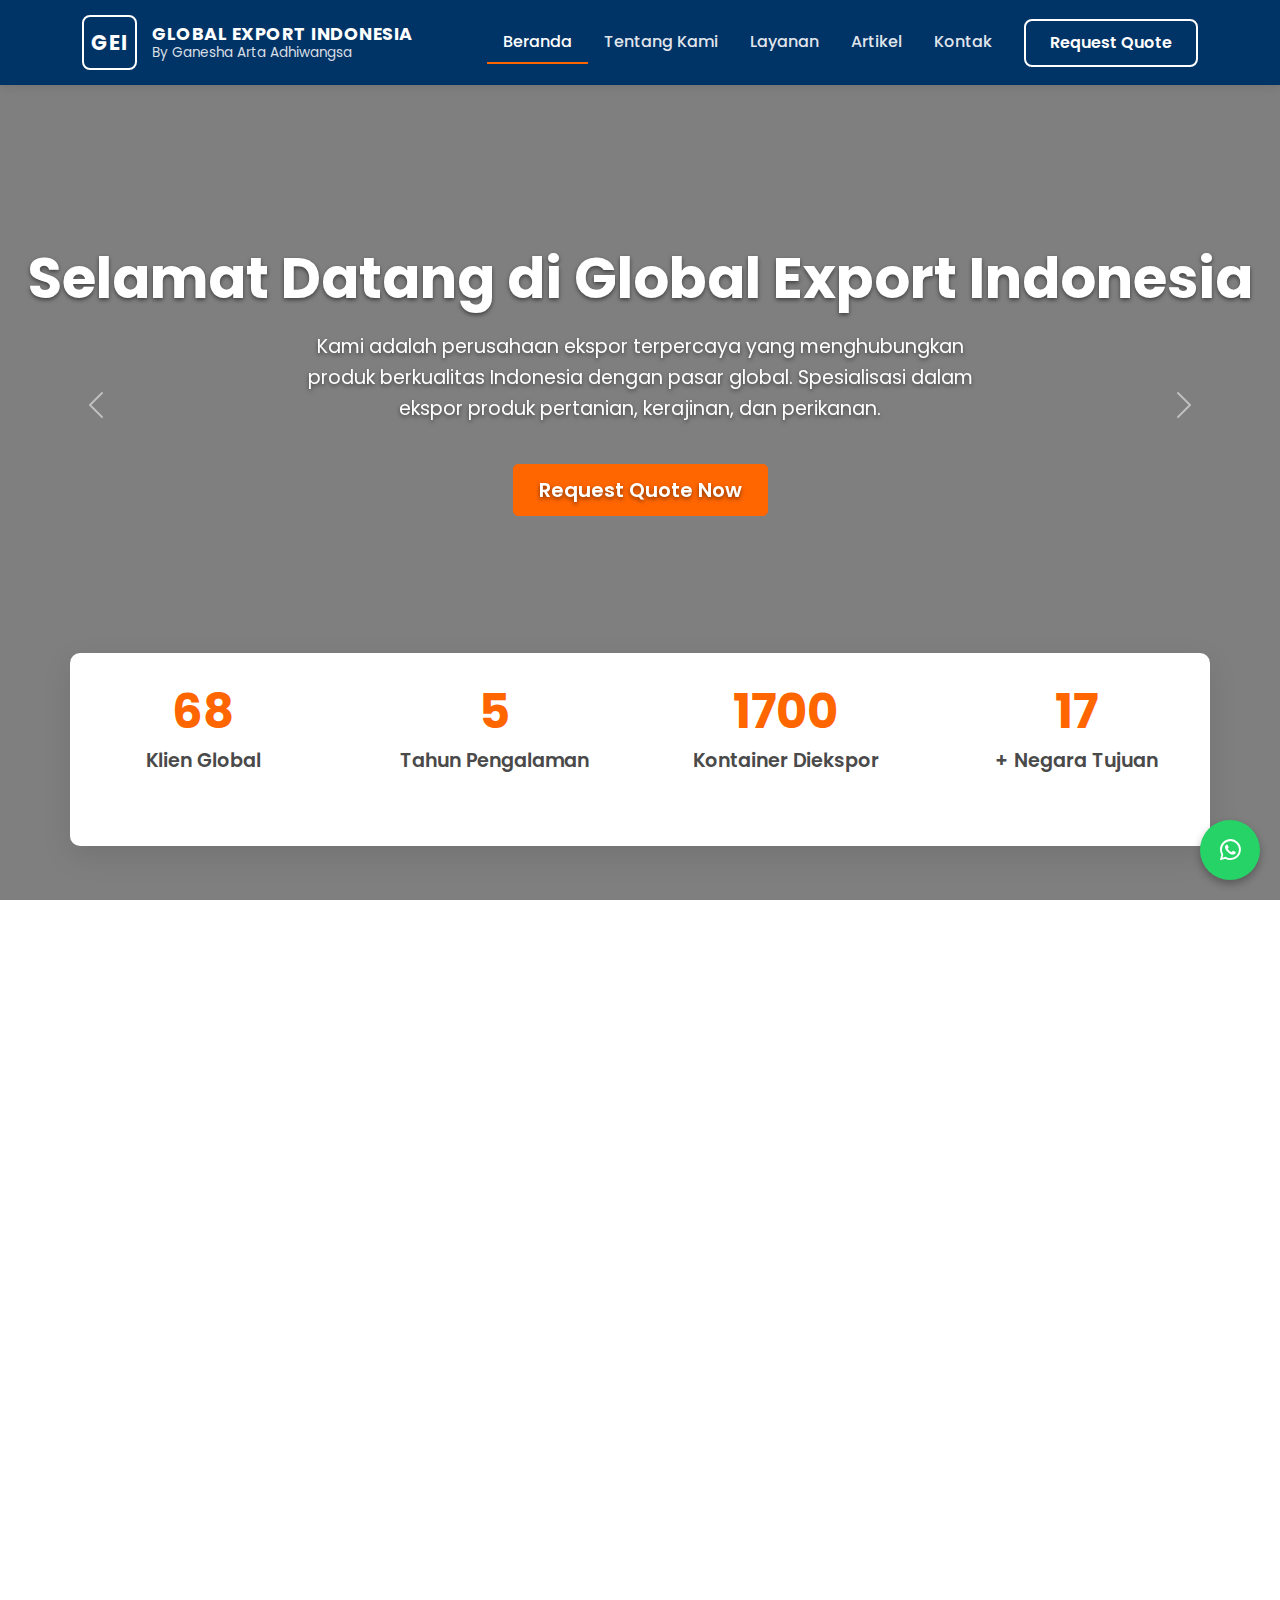
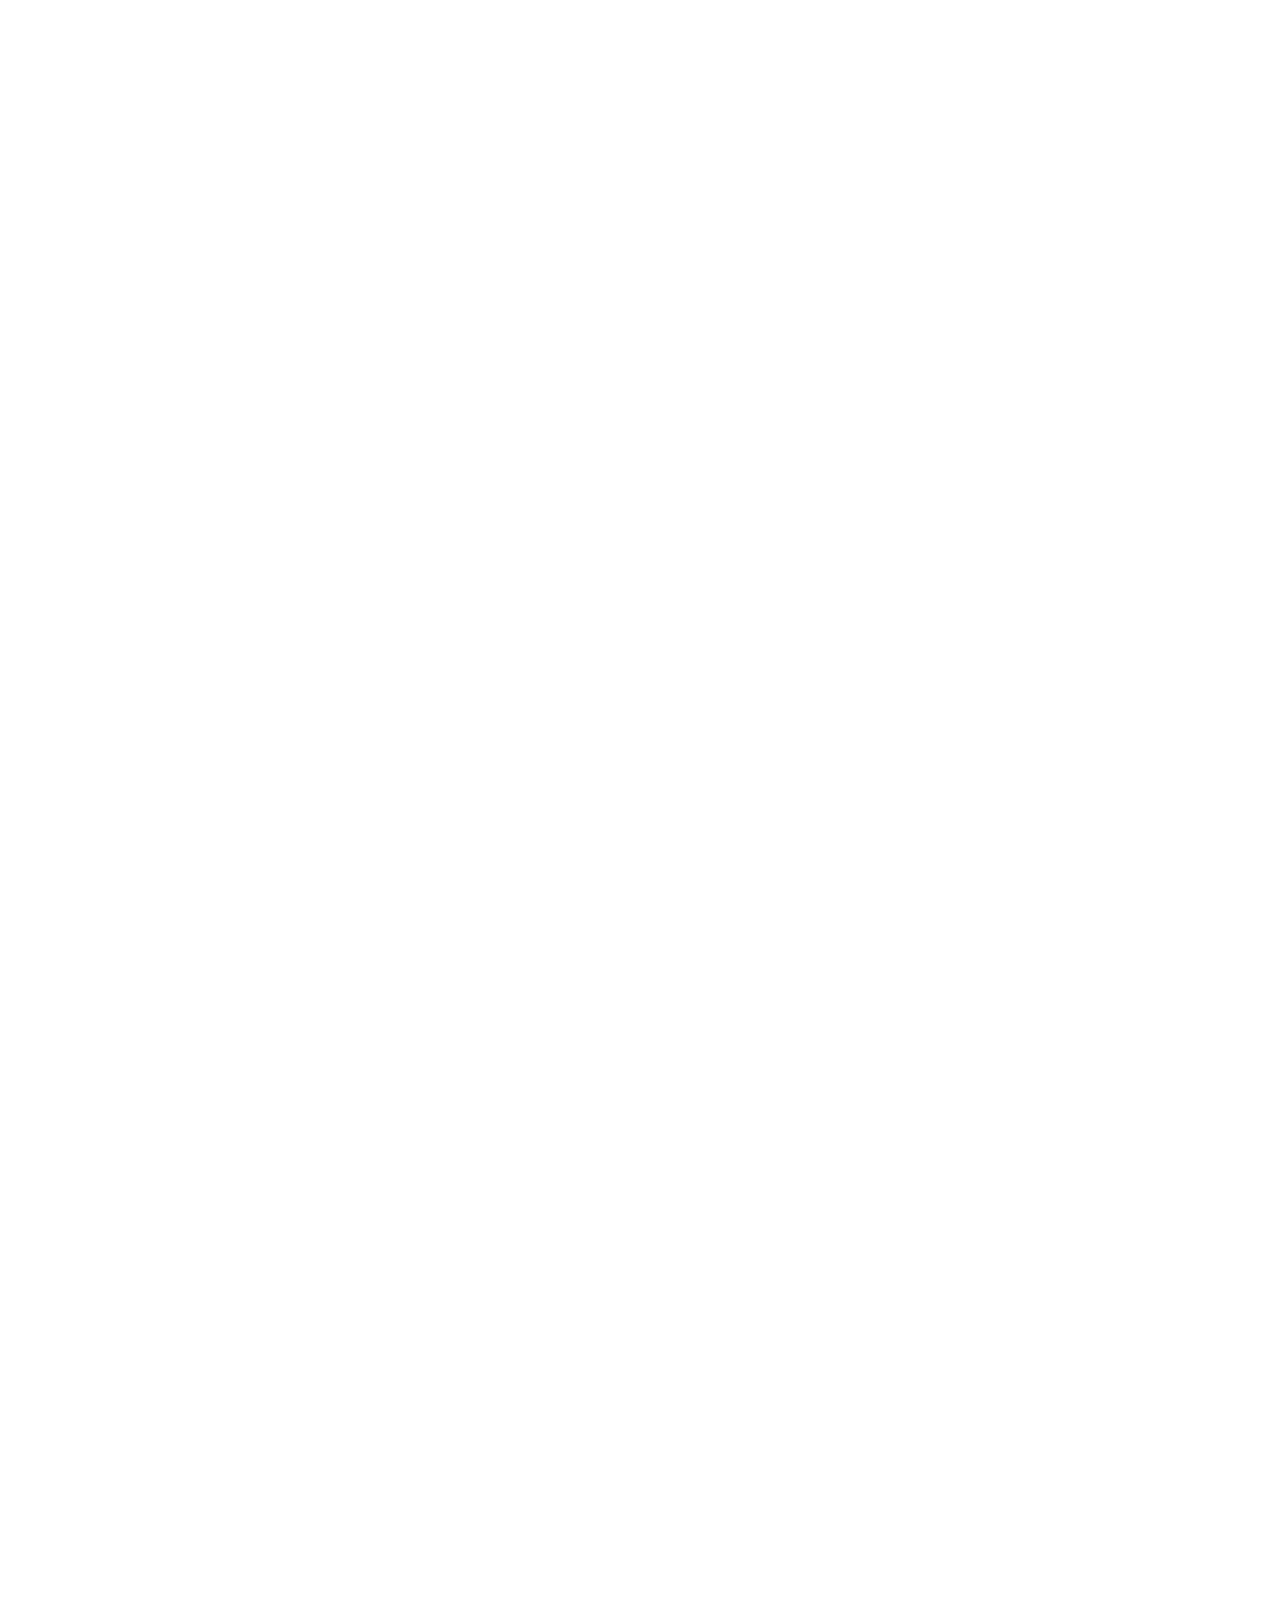
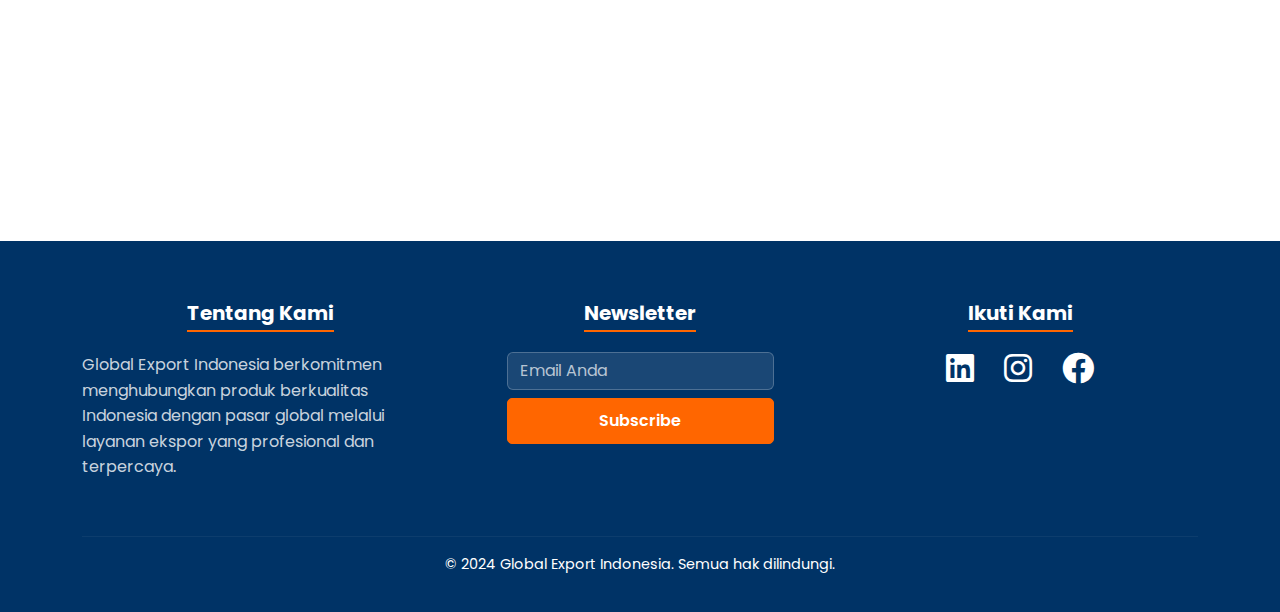
<file: Web Jkb 1/index.html>
<!DOCTYPE html>
<html lang="id">
  <head>
    <meta charset="UTF-8" />
    <meta http-equiv="refresh" content="0; url=beranda.html" />
    <title>Global Export Indonesia - Your Trusted Export Partner</title>
    <script>
      window.location.href = "beranda.html";
    </script>
    <meta
      name="description"
      content="Global Export Indonesia adalah perusahaan ekspor terpercaya yang mengekspor produk pertanian, kerajinan, dan perikanan Indonesia ke seluruh dunia. Hubungi kami untuk layanan ekspor profesional."
    />
    <meta
      name="keywords"
      content="ekspor Indonesia, export services, produk pertanian, kerajinan Indonesia, perikanan, global export, shipping, logistics"
    />
    <meta name="author" content="Global Export Indonesia" />
    <!-- Bootstrap CSS -->
    <link
      href="https://cdn.jsdelivr.net/npm/bootstrap@5.3.0/dist/css/bootstrap.min.css"
      rel="stylesheet"
    />
    <!-- Font Awesome for Icons -->
    <link
      rel="stylesheet"
      href="https://cdnjs.cloudflare.com/ajax/libs/font-awesome/6.0.0/css/all.min.css"
    />
    <!-- Custom CSS -->
    <link rel="stylesheet" href="styles.css" />
  </head>
  <body>
    <!-- Navbar -->
    <nav class="navbar navbar-expand-lg navbar-dark">
      <div class="container">
        <div class="navbar-brand-wrapper">
          <div class="logo-box">
            <span class="logo-text">GEI</span>
          </div>
          <div class="brand-text">
            <div class="brand-name">GLOBAL EXPORT INDONESIA</div>
            <div class="brand-subtitle">Your Trusted Export Partner</div>
          </div>
        </div>
        <button
          class="navbar-toggler"
          type="button"
          data-bs-toggle="collapse"
          data-bs-target="#navbarNav"
        >
          <span class="navbar-toggler-icon"></span>
        </button>
        <div class="collapse navbar-collapse" id="navbarNav">
          <ul class="navbar-nav ms-auto">
            <li class="nav-item">
              <a class="nav-link" href="#home">Beranda</a>
            </li>
            <li class="nav-item">
              <a class="nav-link" href="#about">Tentang Kami</a>
            </li>
            <li class="nav-item">
              <a class="nav-link" href="#services">Layanan</a>
            </li>
            <li class="nav-item">
              <a class="nav-link" href="#articles">Artikel</a>
            </li>
            <li class="nav-item">
              <a class="nav-link" href="#contact">Kontak</a>
            </li>
          </ul>
          <button
            type="button"
            class="btn btn-consultation ms-3"
            data-bs-toggle="modal"
            data-bs-target="#consultationModal"
          >
            Request Quote
          </button>
        </div>
      </div>
    </nav>

    <!-- Home Section with Carousel -->
    <section id="home" class="hero">
      <div id="heroCarousel" class="carousel slide" data-bs-ride="carousel">
        <div class="carousel-inner">
          <div class="carousel-item active">
            <div class="hero-content text-center">
              <h1>Selamat Datang di Global Export Indonesia</h1>
              <p>
                Kami adalah perusahaan ekspor terpercaya yang menghubungkan produk berkualitas Indonesia dengan pasar global. Spesialisasi dalam ekspor produk pertanian, kerajinan, dan perikanan.
              </p>
              <a href="#contact" class="btn btn-orange btn-lg"
                >Request Quote Now</a
              >
            </div>
          </div>
          <div class="carousel-item">
            <div class="hero-content text-center">
              <h1>Keunggulan Kami</h1>
              <p>
                Pengalaman bertahun-tahun, jaringan global yang luas, dokumentasi lengkap, dan harga kompetitif untuk kesuksesan ekspor Anda.
              </p>
              <a href="#services" class="btn btn-orange btn-lg"
                >Lihat Layanan</a
              >
            </div>
          </div>
        </div>
        <button
          class="carousel-control-prev"
          type="button"
          data-bs-target="#heroCarousel"
          data-bs-slide="prev"
        >
          <span class="carousel-control-prev-icon" aria-hidden="true"></span>
        </button>
        <button
          class="carousel-control-next"
          type="button"
          data-bs-target="#heroCarousel"
          data-bs-slide="next"
        >
          <span class="carousel-control-next-icon" aria-hidden="true"></span>
        </button>
      </div>
      <!-- Counter Stats -->
      <div class="container stats mt-5">
        <div class="row text-center">
          <div class="col-md-3">
            <h2 class="counter" data-target="200">0</h2>
            <p>Klien Global</p>
          </div>
          <div class="col-md-3">
            <h2 class="counter" data-target="15">0</h2>
            <p>Tahun Pengalaman</p>
          </div>
          <div class="col-md-3">
            <h2 class="counter" data-target="5000">0</h2>
            <p>Kontainer Diekspor</p>
          </div>
          <div class="col-md-3">
            <h2 class="counter" data-target="50">0</h2>
            <p>+ Negara Tujuan</p>
          </div>
        </div>
      </div>
    </section>

    <!-- Tentang Kami Section -->
    <section id="about" class="section bg-white fade-in">
      <div class="container">
        <h2 class="text-center mb-4">Tentang Kami</h2>
        <p>
          Global Export Indonesia adalah perusahaan ekspor terpercaya yang berkomitmen menghubungkan produk berkualitas Indonesia dengan pasar global. Kami mengkhususkan diri dalam ekspor produk pertanian, kerajinan tangan, dan perikanan ke seluruh dunia dengan standar kualitas internasional.
        </p>
        <br />
        <h2 class="text-center mb-4">Visi & Misi</h2>
        <p>
          <strong>Visi:</strong> Menjadi perusahaan ekspor terkemuka yang membanggakan Indonesia di pasar global dengan produk berkualitas tinggi.
        </p>
        <p>
          <strong>Misi:</strong> Memfasilitasi ekspor produk Indonesia berkualitas, memberikan layanan profesional dan terpercaya, serta membantu UMKM Indonesia go international.
        </p>
      </div>
    </section>

    <!-- Layanan Section with Modals -->
    <section id="services" class="section bg-light fade-in">
      <div class="container">
        <h2 class="text-center mb-4">Layanan Kami</h2>
        <div class="row">
          <div class="col-md-4 mb-4">
            <div
              class="card service-card"
              data-bs-toggle="modal"
              data-bs-target="#modal1"
            >
              <div class="card-body text-center">
                <i class="fas fa-file-contract fa-3x text-navy mb-3"></i>
                <h5>Konsultasi Ekspor</h5>
                <p>
                  Bimbingan lengkap dokumentasi dan prosedur ekspor untuk produk Anda.
                </p>
              </div>
            </div>
          </div>
          <div class="col-md-4 mb-4">
            <div
              class="card service-card"
              data-bs-toggle="modal"
              data-bs-target="#modal2"
            >
              <div class="card-body text-center">
                <i class="fas fa-search fa-3x text-navy mb-3"></i>
                <h5>Sourcing & Quality Control</h5>
                <p>
                  Pencarian supplier terbaik dan kontrol kualitas produk ekspor.
                </p>
              </div>
            </div>
          </div>
          <div class="col-md-4 mb-4">
            <div
              class="card service-card"
              data-bs-toggle="modal"
              data-bs-target="#modal3"
            >
              <div class="card-body text-center">
                <i class="fas fa-ship fa-3x text-navy mb-3"></i>
                <h5>Shipping & Logistics</h5>
                <p>
                  Layanan pengiriman dan logistik internasional yang efisien.
                </p>
              </div>
            </div>
          </div>
        </div>
      </div>
      <!-- Modals -->
      <div class="modal fade" id="modal1" tabindex="-1">
        <div class="modal-dialog">
          <div class="modal-content">
            <div class="modal-header">
              <h5 class="modal-title">Detail Konsultasi Ekspor</h5>
              <button
                type="button"
                class="btn-close"
                data-bs-dismiss="modal"
              ></button>
            </div>
            <div class="modal-body">
              <p>Kami menyediakan konsultasi lengkap untuk memulai ekspor, termasuk dokumentasi, regulasi, dan prosedur ekspor yang sesuai dengan standar internasional.</p>
            </div>
          </div>
        </div>
      </div>
      <div class="modal fade" id="modal2" tabindex="-1">
        <div class="modal-dialog">
          <div class="modal-content">
            <div class="modal-header">
              <h5 class="modal-title">Detail Sourcing & Quality Control</h5>
              <button
                type="button"
                class="btn-close"
                data-bs-dismiss="modal"
              ></button>
            </div>
            <div class="modal-body">
              <p>Layanan pencarian supplier terpercaya dan quality control untuk memastikan produk ekspor Anda memenuhi standar kualitas internasional.</p>
            </div>
          </div>
        </div>
      </div>
      <div class="modal fade" id="modal3" tabindex="-1">
        <div class="modal-dialog">
          <div class="modal-content">
            <div class="modal-header">
              <h5 class="modal-title">Detail Shipping & Logistics</h5>
              <button
                type="button"
                class="btn-close"
                data-bs-dismiss="modal"
              ></button>
            </div>
            <div class="modal-body">
              <p>Kami menangani seluruh proses pengiriman internasional dengan jaringan logistik global yang handal dan harga kompetitif.</p>
            </div>
          </div>
        </div>
      </div>
    </section>

    <!-- Artikel Section -->
    <section id="articles" class="section bg-white fade-in">
      <div class="container">
        <h2 class="text-center mb-4">Artikel & Insight Ekspor</h2>
        <div class="row">
          <div class="col-md-6 mb-4">
            <div class="card">
              <div class="card-body">
                <h5>Tips Memulai Ekspor untuk UMKM</h5>
                <p>
                  Panduan lengkap untuk UMKM yang ingin memulai ekspor produk ke pasar global.
                </p>
                <a href="artikel.html" class="btn btn-orange">Baca Selengkapnya</a>
              </div>
            </div>
          </div>
          <div class="col-md-6 mb-4">
            <div class="card">
              <div class="card-body">
                <h5>Peluang Pasar Ekspor 2024</h5>
                <p>
                  Analisis peluang dan tren pasar ekspor global untuk produk Indonesia.
                </p>
                <a href="artikel.html" class="btn btn-orange">Baca Selengkapnya</a>
              </div>
            </div>
          </div>
        </div>
      </div>
    </section>

    <!-- Testimoni Section -->
    <section id="testimonials" class="section bg-light fade-in">
      <div class="container">
        <h2 class="text-center mb-4">Testimoni Klien</h2>
        <div class="row">
          <div class="col-md-4 mb-4">
            <div class="card">
              <div class="card-body">
                <p>
                  "GEI membantu kami mengekspor kopi ke Eropa dengan lancar. Dokumentasi lengkap dan pengiriman tepat waktu!"
                </p>
                <cite>- Budi Santoso, CV Kopi Nusantara</cite>
              </div>
            </div>
          </div>
          <div class="col-md-4 mb-4">
            <div class="card">
              <div class="card-body">
                <p>
                  "Profesional dan terpercaya! Produk kerajinan kami berhasil masuk pasar Amerika berkat bantuan GEI."
                </p>
                <cite>- Siti Aminah, Pengrajin Rotan</cite>
              </div>
            </div>
          </div>
          <div class="col-md-4 mb-4">
            <div class="card">
              <div class="card-body">
                <p>
                  "Layanan ekspor perikanan yang sangat baik. Produk kami sampai dengan kondisi sempurna ke Jepang!"
                </p>
                <cite>- Ahmad Hidayat, PT Bahari Sejahtera</cite>
              </div>
            </div>
          </div>
        </div>
      </div>
    </section>

    <!-- Kontak Section -->
    <section id="contact" class="section bg-white fade-in">
      <div class="container">
        <h2 class="text-center mb-5">Kontak Kami</h2>
        <div class="row">
          <div class="col-md-6">
            <h5>Informasi Kontak</h5>
            <p>
              <i class="fas fa-map-marker-alt text-orange me-2"></i
              ><strong>Alamat:</strong> Jl. Delima Dalam, Kalimantan, Indonesia
            </p>
            <p>
              <i class="fab fa-whatsapp text-orange me-2"></i
              ><strong>WhatsApp:</strong>
              <a href="https://wa.me/6285754828055" target="_blank"
                >+62 857-5482-8055</a
              >
            </p>
            <p>
              <i class="fas fa-envelope text-orange me-2"></i
              ><strong>Email:</strong>
              <a href="mailto:info@globalexportindonesia.com">info@globalexportindonesia.com</a>
            </p>
            <div class="ratio ratio-16x9 mt-4">
              <iframe
                src="https://www.google.com/maps/embed?pb=!1m18!1m12!1m3!1d3989.658300000001!2d117.142000!3d-0.457000!2m3!1f0!2f0!3f0!3m2!1i1024!2i768!4f13.1!3m3!1m2!1s0x2df67439e6a00001%3A0x6b9d6e8e8e8e8e8e!2sJl.%20Delima%20Dalam!5e0!3m2!1sid!2sid!4v1678886400000"
                allowfullscreen=""
                loading="lazy"
              ></iframe>
            </div>
          </div>
          <div class="col-md-6">
            <h5>Form Inquiry Ekspor</h5>
            <form id="consultationForm">
              <div class="mb-3">
                <label for="name" class="form-label">Nama</label>
                <input type="text" class="form-control" id="name" required />
              </div>
              <div class="mb-3">
                <label for="email" class="form-label">Email</label>
                <input type="email" class="form-control" id="email" required />
              </div>
              <div class="mb-3">
                <label for="message" class="form-label"
                  >Produk yang Ingin Diekspor & Negara Tujuan</label
                >
                <textarea
                  class="form-control"
                  id="message"
                  rows="5"
                  placeholder="Contoh: Kopi Arabica 10 ton ke Jerman"
                  required
                ></textarea>
              </div>
              <button type="submit" class="btn btn-orange">Kirim Inquiry</button>
            </form>
          </div>
        </div>
      </div>
    </section>

    <footer class="text-center">
      <div class="container">
        <div class="row">
          <div class="col-md-4 mb-4">
            <h5>Tentang Kami</h5>
            <p class="text-start" style="color: rgba(255, 255, 255, 0.8)">
              Global Export Indonesia berkomitmen menghubungkan produk berkualitas Indonesia dengan pasar global melalui layanan ekspor yang profesional dan terpercaya.
            </p>
          </div>
          <div class="col-md-4 mb-4">
            <h5>Newsletter</h5>
            <form
              id="newsletterForm"
              class="d-flex flex-column align-items-center"
            >
              <input
                type="email"
                class="form-control mb-2 w-75"
                placeholder="Email Anda"
                required
              />
              <button type="submit" class="btn btn-orange w-75">
                Subscribe
              </button>
            </form>
          </div>
          <div class="col-md-4 mb-4">
            <h5>Ikuti Kami</h5>
            <div class="footer-social">
              <a href="#" class="me-3"><i class="fab fa-linkedin fa-2x"></i></a>
              <a href="#" class="me-3"
                ><i class="fab fa-instagram fa-2x"></i
              ></a>
              <a href="#" class=""><i class="fab fa-facebook fa-2x"></i></a>
            </div>
          </div>
        </div>
        <hr style="border-color: rgba(255, 255, 255, 0.2)" />
        <p class="mt-3" style="font-size: 0.9em">
          &copy; 2024 Global Export Indonesia. Semua hak dilindungi.
        </p>
      </div>
    </footer>

    <!-- Modal Konsultasi Gratis -->
    <div
      class="modal fade"
      id="consultationModal"
      tabindex="-1"
      aria-labelledby="consultationModalLabel"
      aria-hidden="true"
    >
      <div class="modal-dialog modal-dialog-centered">
        <div class="modal-content">
          <div class="modal-header">
            <h5 class="modal-title" id="consultationModalLabel">
              <i class="fas fa-comments text-orange me-2"></i>Request Export Quote
            </h5>
            <button
              type="button"
              class="btn-close"
              data-bs-dismiss="modal"
              aria-label="Close"
            ></button>
          </div>
          <div class="modal-body">
            <p class="text-muted mb-4">
              Silakan isi data Anda untuk mendapatkan penawaran ekspor dan konsultasi dengan tim kami melalui WhatsApp.
            </p>
            <form id="freeConsultationForm">
              <div class="mb-3">
                <label for="fullName" class="form-label">
                  <i class="fas fa-user text-orange me-1"></i>Nama Lengkap
                  <span class="text-danger">*</span>
                </label>
                <input
                  type="text"
                  class="form-control"
                  id="fullName"
                  placeholder="Masukkan nama lengkap Anda"
                  required
                />
              </div>
              <div class="mb-3">
                <label for="companyName" class="form-label">
                  <i class="fas fa-building text-orange me-1"></i>Nama
                  Perusahaan
                  <span class="text-danger">*</span>
                </label>
                <input
                  type="text"
                  class="form-control"
                  id="companyName"
                  placeholder="Masukkan nama perusahaan Anda"
                  required
                />
              </div>
              <div class="mb-3">
                <label for="productType" class="form-label">
                  <i class="fas fa-box text-orange me-1"></i>Produk yang Ingin Diekspor
                  <span class="text-danger">*</span>
                </label>
                <input
                  type="text"
                  class="form-control"
                  id="productType"
                  placeholder="Contoh: Kopi Arabica, Kerajinan Rotan, Udang Beku"
                  required
                />
              </div>
              <div class="mb-3">
                <label for="phoneNumber" class="form-label">
                  <i class="fas fa-phone text-orange me-1"></i>No. Telepon
                  <span class="text-danger">*</span>
                </label>
                <input
                  type="tel"
                  class="form-control"
                  id="phoneNumber"
                  placeholder="Contoh: 08123456789"
                  required
                />
              </div>
              <div class="mb-3">
                <label for="emailAddress" class="form-label">
                  <i class="fas fa-envelope text-orange me-1"></i>Email
                  <span class="text-danger">*</span>
                </label>
                <input
                  type="email"
                  class="form-control"
                  id="emailAddress"
                  placeholder="contoh@email.com"
                  required
                />
              </div>
              <div class="d-grid">
                <button type="submit" class="btn btn-orange btn-lg">
                  <i class="fab fa-whatsapp me-2"></i>Request Quote via WhatsApp
                </button>
              </div>
            </form>
          </div>
        </div>
      </div>
    </div>

    <a
      href="https://wa.me/6285754828055"
      class="whatsapp-float"
      target="_blank"
    >
      <i class="fab fa-whatsapp"></i>
    </a>

    <script src="https://cdn.jsdelivr.net/npm/bootstrap@5.3.0/dist/js/bootstrap.bundle.min.js"></script>
    <script src="script.js"></script>
  </body>
</html>
</file>
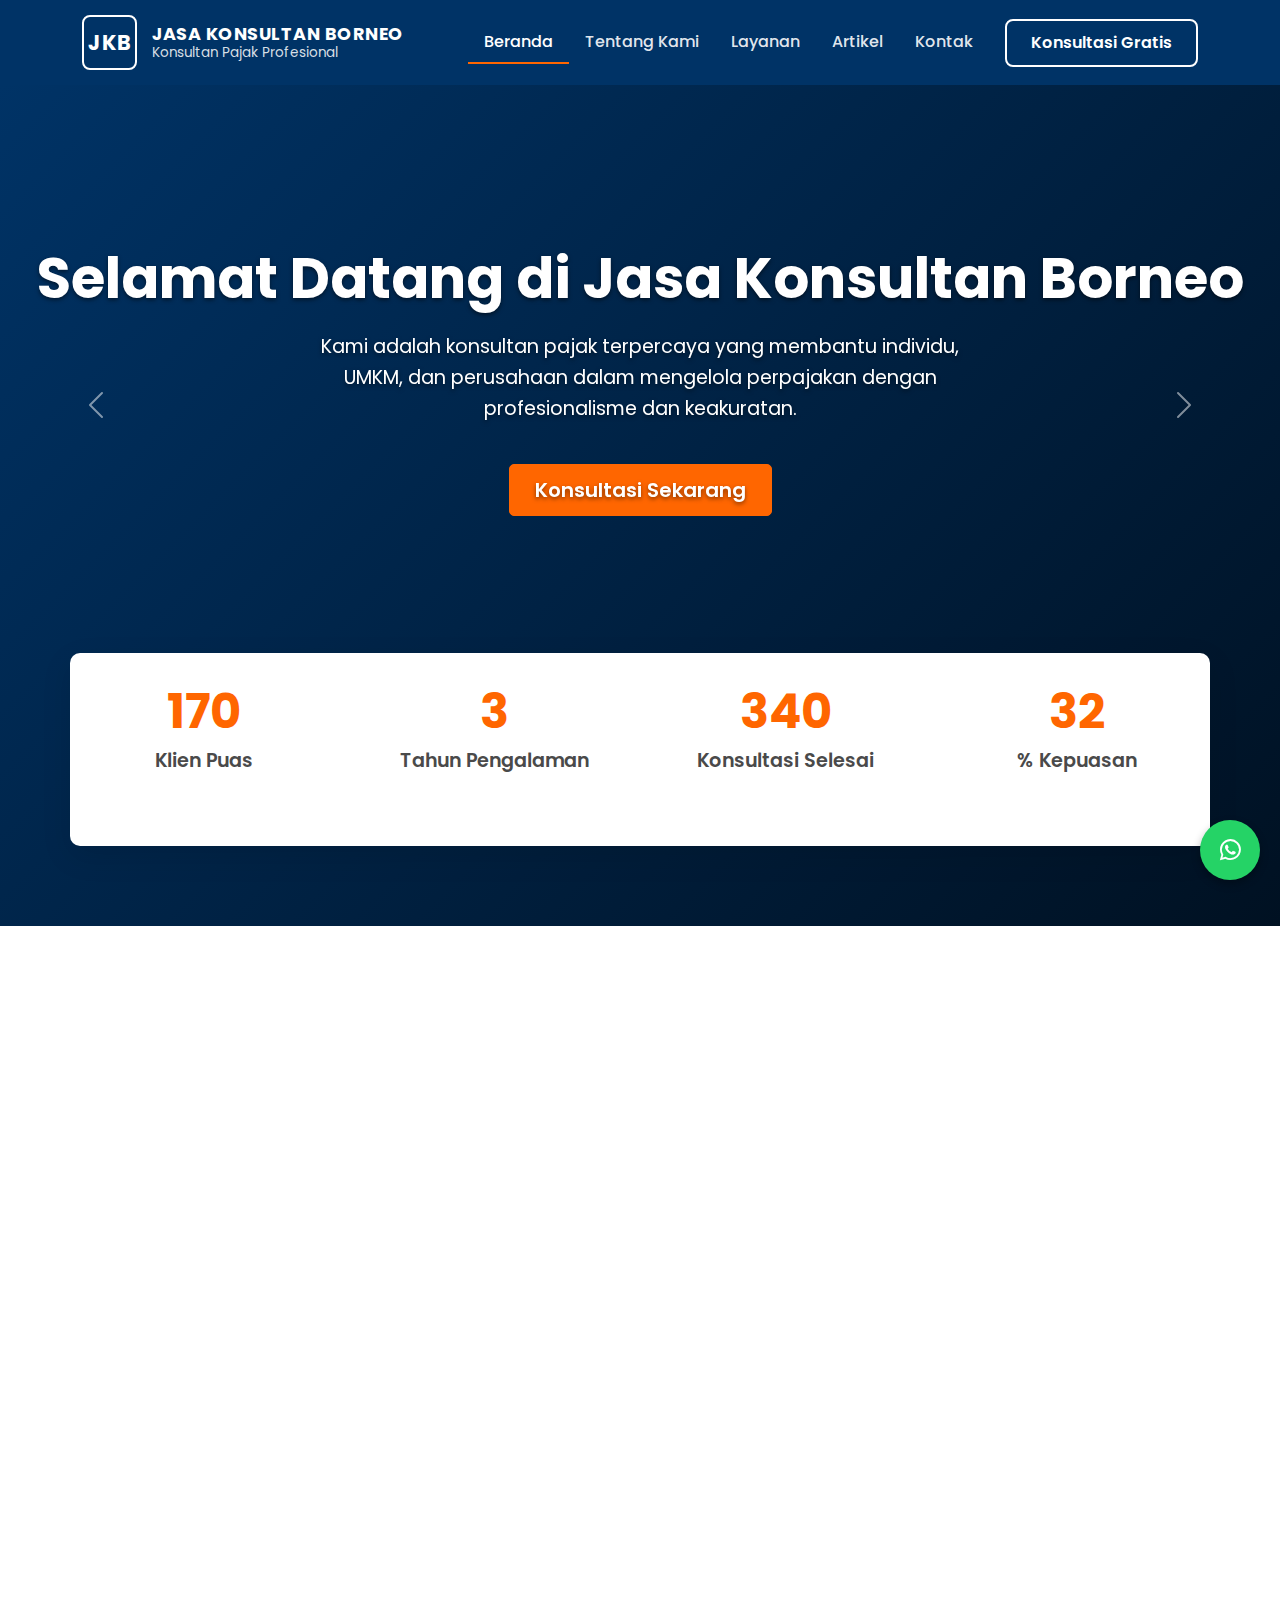
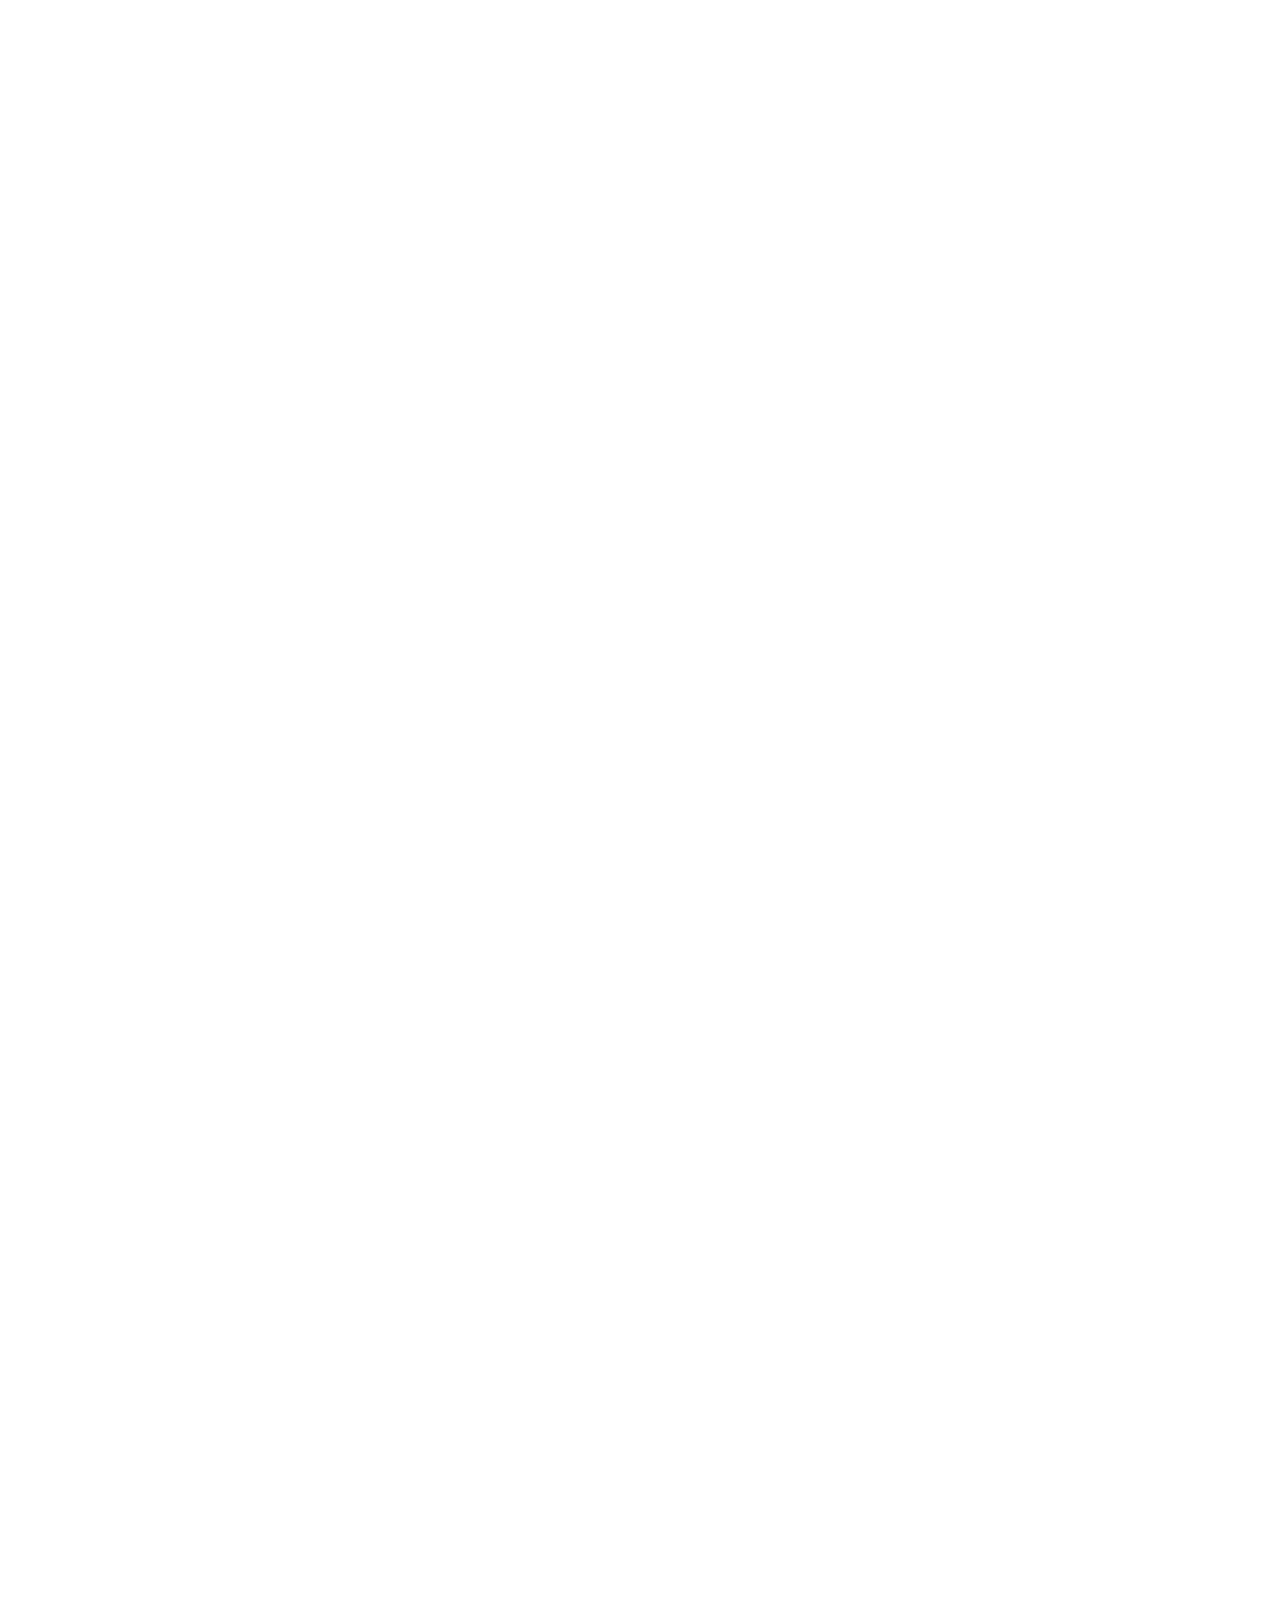
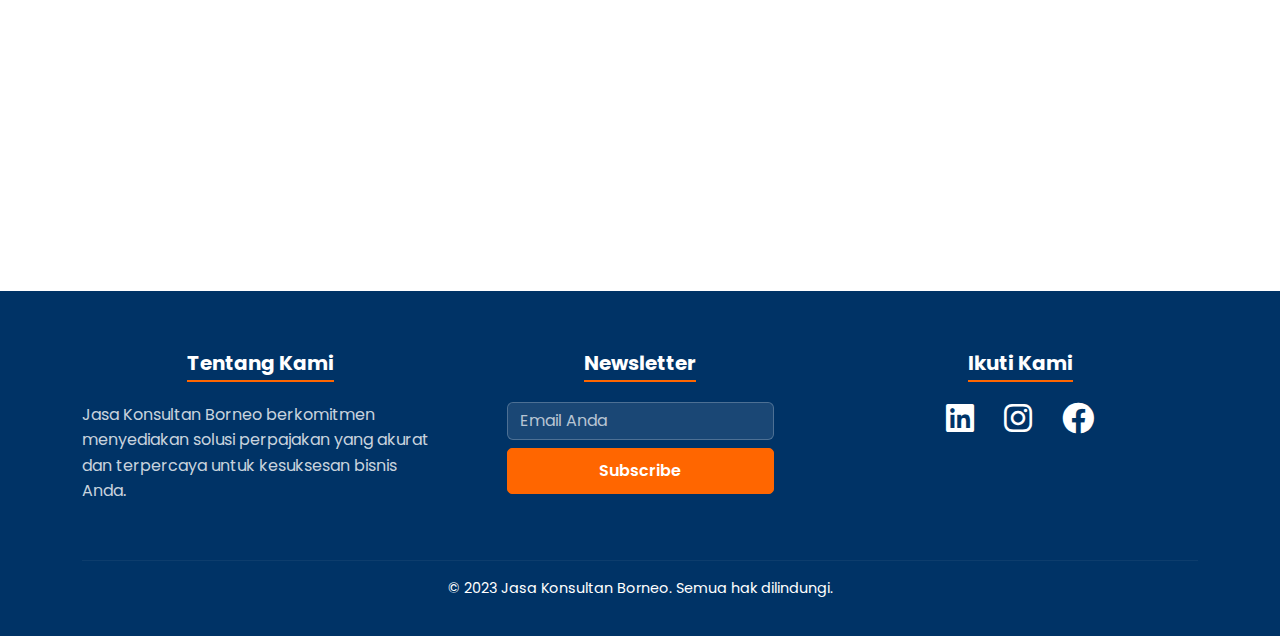
<file: Web Jkb/index.html>
<!DOCTYPE html>
<html lang="id">
  <head>
    <meta charset="UTF-8" />
    <meta http-equiv="refresh" content="0; url=beranda.html" />
    <title>Jasa Konsultan Borneo - Konsultan Pajak Profesional</title>
    <script>
      window.location.href = "beranda.html";
    </script>
    <meta
      name="description"
      content="Jasa Konsultan Borneo menyediakan layanan konsultasi pajak, tax planning, dan pendampingan pemeriksaan pajak untuk individu, UMKM, dan perusahaan. Hubungi kami untuk solusi perpajakan terpercaya."
    />
    <meta
      name="keywords"
      content="konsultan pajak, tax planning, pelaporan pajak, NPWP, SPT, Borneo"
    />
    <meta name="author" content="Jasa Konsultan Borneo" />
    <!-- Bootstrap CSS -->
    <link
      href="https://cdn.jsdelivr.net/npm/bootstrap@5.3.0/dist/css/bootstrap.min.css"
      rel="stylesheet"
    />
    <!-- Font Awesome for Icons -->
    <link
      rel="stylesheet"
      href="https://cdnjs.cloudflare.com/ajax/libs/font-awesome/6.0.0/css/all.min.css"
    />
    <!-- Custom CSS -->
    <link rel="stylesheet" href="styles.css" />
  </head>
  <body>
    <!-- Navbar -->
    <nav class="navbar navbar-expand-lg navbar-dark">
      <div class="container">
        <div class="navbar-brand-wrapper">
          <div class="logo-box">
            <span class="logo-text">JKB</span>
          </div>
          <div class="brand-text">
            <div class="brand-name">JASA KONSULTAN BORNEO</div>
            <div class="brand-subtitle">Konsultan Pajak Profesional</div>
          </div>
        </div>
        <button
          class="navbar-toggler"
          type="button"
          data-bs-toggle="collapse"
          data-bs-target="#navbarNav"
        >
          <span class="navbar-toggler-icon"></span>
        </button>
        <div class="collapse navbar-collapse" id="navbarNav">
          <ul class="navbar-nav ms-auto">
            <li class="nav-item">
              <a class="nav-link" href="#home">Beranda</a>
            </li>
            <li class="nav-item">
              <a class="nav-link" href="#about">Tentang Kami</a>
            </li>
            <li class="nav-item">
              <a class="nav-link" href="#services">Layanan</a>
            </li>
            <li class="nav-item">
              <a class="nav-link" href="#articles">Artikel</a>
            </li>
            <li class="nav-item">
              <a class="nav-link" href="#contact">Kontak</a>
            </li>
          </ul>
          <button
            type="button"
            class="btn btn-consultation ms-3"
            data-bs-toggle="modal"
            data-bs-target="#consultationModal"
          >
            Konsultasi Gratis
          </button>
        </div>
      </div>
    </nav>

    <!-- Home Section with Carousel -->
    <section id="home" class="hero">
      <div id="heroCarousel" class="carousel slide" data-bs-ride="carousel">
        <div class="carousel-inner">
          <div class="carousel-item active">
            <div class="hero-content text-center">
              <h1>Selamat Datang di Jasa Konsultan Borneo</h1>
              <p>
                Kami adalah konsultan pajak terpercaya yang membantu individu,
                UMKM, dan perusahaan dalam mengelola perpajakan dengan
                profesionalisme dan keakuratan.
              </p>
              <a href="#contact" class="btn btn-orange btn-lg"
                >Konsultasi Sekarang</a
              >
            </div>
          </div>
          <div class="carousel-item">
            <div class="hero-content text-center">
              <h1>Keunggulan Kami</h1>
              <p>
                Pengalaman bertahun-tahun, layanan cepat, dan solusi pajak yang
                sesuai hukum.
              </p>
              <a href="#services" class="btn btn-orange btn-lg"
                >Lihat Layanan</a
              >
            </div>
          </div>
        </div>
        <button
          class="carousel-control-prev"
          type="button"
          data-bs-target="#heroCarousel"
          data-bs-slide="prev"
        >
          <span class="carousel-control-prev-icon" aria-hidden="true"></span>
        </button>
        <button
          class="carousel-control-next"
          type="button"
          data-bs-target="#heroCarousel"
          data-bs-slide="next"
        >
          <span class="carousel-control-next-icon" aria-hidden="true"></span>
        </button>
      </div>
      <!-- Counter Stats -->
      <div class="container stats mt-5">
        <div class="row text-center">
          <div class="col-md-3">
            <h2 class="counter" data-target="500">0</h2>
            <p>Klien Puas</p>
          </div>
          <div class="col-md-3">
            <h2 class="counter" data-target="10">0</h2>
            <p>Tahun Pengalaman</p>
          </div>
          <div class="col-md-3">
            <h2 class="counter" data-target="1000">0</h2>
            <p>Konsultasi Selesai</p>
          </div>
          <div class="col-md-3">
            <h2 class="counter" data-target="95">0</h2>
            <p>% Kepuasan</p>
          </div>
        </div>
      </div>
    </section>

    <!-- Tentang Kami Section -->
    <section id="about" class="section bg-white fade-in">
      <div class="container">
        <h2 class="text-center mb-4">Tentang Kami</h2>
        <p>
          Jasa Konsultan Borneo adalah perusahaan konsultan pajak yang
          berkomitmen untuk memberikan layanan perpajakan yang akurat, efisien,
          dan sesuai dengan peraturan pajak Indonesia. Kami melayani klien dari
          berbagai sektor dengan pendekatan yang personal dan profesional.
        </p>
        <br />
        <h2 class="text-center mb-4">Visi & Misi</h2>
        <p>
          <strong>Visi:</strong> Menjadi mitra terpercaya dalam dunia perpajakan
          untuk mendukung kesuksesan bisnis klien.
        </p>
        <p>
          <strong>Misi:</strong> Memberikan konsultasi pajak yang inovatif,
          memastikan kepatuhan pajak, dan membantu klien mengoptimalkan potensi
          perpajakan mereka.
        </p>
      </div>
    </section>

    <!-- Layanan Section with Modals -->
    <section id="services" class="section bg-light fade-in">
      <div class="container">
        <h2 class="text-center mb-4">Layanan Kami</h2>
        <div class="row">
          <div class="col-md-4 mb-4">
            <div
              class="card service-card"
              data-bs-toggle="modal"
              data-bs-target="#modal1"
            >
              <div class="card-body text-center">
                <i class="fas fa-calculator fa-3x text-navy mb-3"></i>
                <h5>Konsultasi Pajak</h5>
                <p>
                  Bimbingan ahli untuk pertanyaan seputar pajak pribadi dan
                  bisnis.
                </p>
              </div>
            </div>
          </div>
          <!-- Tambahkan kartu serupa untuk layanan lainnya dengan modal masing-masing -->
          <div class="col-md-4 mb-4">
            <div
              class="card service-card"
              data-bs-toggle="modal"
              data-bs-target="#modal2"
            >
              <div class="card-body text-center">
                <i class="fas fa-chart-line fa-3x text-navy mb-3"></i>
                <h5>Tax Planning</h5>
                <p>
                  Perencanaan pajak strategis untuk mengurangi beban pajak
                  secara legal.
                </p>
              </div>
            </div>
          </div>
          <!-- Lanjutkan untuk layanan lainnya -->
        </div>
      </div>
      <!-- Modals -->
      <div class="modal fade" id="modal1" tabindex="-1">
        <div class="modal-dialog">
          <div class="modal-content">
            <div class="modal-header">
              <h5 class="modal-title">Detail Konsultasi Pajak</h5>
              <button
                type="button"
                class="btn-close"
                data-bs-dismiss="modal"
              ></button>
            </div>
            <div class="modal-body">
              <p>Detail lengkap tentang layanan konsultasi pajak...</p>
            </div>
          </div>
        </div>
      </div>
      <!-- Tambahkan modal untuk layanan lainnya -->
    </section>

    <!-- Artikel Section -->
    <section id="articles" class="section bg-white fade-in">
      <div class="container">
        <h2 class="text-center mb-4">Artikel / Insight Pajak</h2>
        <div class="row">
          <div class="col-md-6 mb-4">
            <div class="card">
              <div class="card-body">
                <h5>Tips Mengoptimalkan Pajak Bisnis</h5>
                <p>
                  Pelajari strategi legal untuk mengurangi beban pajak
                  perusahaan Anda.
                </p>
                <a href="#" class="btn btn-orange">Baca Selengkapnya</a>
              </div>
            </div>
          </div>
          <div class="col-md-6 mb-4">
            <div class="card">
              <div class="card-body">
                <h5>Update Peraturan Pajak 2023</h5>
                <p>
                  Ringkasan perubahan terbaru dalam undang-undang perpajakan.
                </p>
                <a href="#" class="btn btn-orange">Baca Selengkapnya</a>
              </div>
            </div>
          </div>
        </div>
      </div>
    </section>

    <!-- Testimoni Section -->
    <section id="testimonials" class="section bg-light fade-in">
      <div class="container">
        <h2 class="text-center mb-4">Testimoni Klien</h2>
        <div class="row">
          <div class="col-md-4 mb-4">
            <div class="card">
              <div class="card-body">
                <p>
                  "Layanan cepat dan profesional. Sangat membantu UMKM saya!"
                </p>
                <cite>- Ahmad, Pemilik UMKM</cite>
              </div>
            </div>
          </div>
          <div class="col-md-4 mb-4">
            <div class="card">
              <div class="card-body">
                <p>
                  "Layanan cepat dan profesional. Sangat membantu UMKM saya!"
                </p>
                <cite>- Ahmad, Pemilik UMKM</cite>
              </div>
            </div>
          </div>
          <div class="col-md-4 mb-4">
            <div class="card">
              <div class="card-body">
                <p>
                  "Layanan cepat dan profesional. Sangat membantu UMKM saya!"
                </p>
                <cite>- Ahmad, Pemilik UMKM</cite>
              </div>
            </div>
          </div>
        </div>
      </div>
    </section>

    <!-- Kontak Section -->
    <section id="contact" class="section bg-white fade-in">
      <div class="container">
        <h2 class="text-center mb-5">Kontak Kami</h2>
        <div class="row">
          <div class="col-md-6">
            <h5>Informasi Kontak</h5>
            <p>
              <i class="fas fa-map-marker-alt text-orange me-2"></i
              ><strong>Alamat:</strong> Jl. Delima Dalam, Indonesia
            </p>
            <p>
              <i class="fab fa-whatsapp text-orange me-2"></i
              ><strong>WhatsApp:</strong>
              <a href="https://wa.me/6285754828055" target="_blank"
                >0882xxxxxxxx</a
              >
            </p>
            <p>
              <i class="fas fa-envelope text-orange me-2"></i
              ><strong>Email:</strong>
              <a href="mailto:jkb@gmail.com">jkb@gmail.com</a>
            </p>
            <div class="ratio ratio-16x9 mt-4">
              <iframe
                src="https://www.google.com/maps/embed?pb=!1m18!1m12!1m3!1d3989.658300000001!2d117.142000!3d-0.457000!2m3!1f0!2f0!3f0!3m2!1i1024!2i768!4f13.1!3m3!1m2!1s0x2df67439e6a00001%3A0x6b9d6e8e8e8e8e8e!2sJl.%20Delima%20Dalam!5e0!3m2!1sid!2sid!4v1678886400000"
                allowfullscreen=""
                loading="lazy"
              ></iframe>
            </div>
          </div>
          <div class="col-md-6">
            <h5>Form Konsultasi Cepat</h5>
            <form id="consultationForm">
              <div class="mb-3">
                <label for="name" class="form-label">Nama</label>
                <input type="text" class="form-control" id="name" required />
              </div>
              <div class="mb-3">
                <label for="email" class="form-label">Email</label>
                <input type="email" class="form-control" id="email" required />
              </div>
              <div class="mb-3">
                <label for="message" class="form-label"
                  >Pesan / Detail Konsultasi</label
                >
                <textarea
                  class="form-control"
                  id="message"
                  rows="5"
                  required
                ></textarea>
              </div>
              <button type="submit" class="btn btn-orange">Kirim Pesan</button>
            </form>
          </div>
        </div>
      </div>
    </section>

    <footer class="text-center">
      <div class="container">
        <div class="row">
          <div class="col-md-4 mb-4">
            <h5>Tentang Kami</h5>
            <p class="text-start" style="color: rgba(255, 255, 255, 0.8)">
              Jasa Konsultan Borneo berkomitmen menyediakan solusi perpajakan
              yang akurat dan terpercaya untuk kesuksesan bisnis Anda.
            </p>
          </div>
          <div class="col-md-4 mb-4">
            <h5>Newsletter</h5>
            <form
              id="newsletterForm"
              class="d-flex flex-column align-items-center"
            >
              <input
                type="email"
                class="form-control mb-2 w-75"
                placeholder="Email Anda"
                required
              />
              <button type="submit" class="btn btn-orange w-75">
                Subscribe
              </button>
            </form>
          </div>
          <div class="col-md-4 mb-4">
            <h5>Ikuti Kami</h5>
            <div class="footer-social">
              <a href="#" class="me-3"><i class="fab fa-linkedin fa-2x"></i></a>
              <a href="#" class="me-3"
                ><i class="fab fa-instagram fa-2x"></i
              ></a>
              <a href="#" class=""><i class="fab fa-facebook fa-2x"></i></a>
            </div>
          </div>
        </div>
        <hr style="border-color: rgba(255, 255, 255, 0.2)" />
        <p class="mt-3" style="font-size: 0.9em">
          &copy; 2023 Jasa Konsultan Borneo. Semua hak dilindungi.
        </p>
      </div>
    </footer>

    <!-- Modal Konsultasi Gratis -->
    <div
      class="modal fade"
      id="consultationModal"
      tabindex="-1"
      aria-labelledby="consultationModalLabel"
      aria-hidden="true"
    >
      <div class="modal-dialog modal-dialog-centered">
        <div class="modal-content">
          <div class="modal-header">
            <h5 class="modal-title" id="consultationModalLabel">
              <i class="fas fa-comments text-orange me-2"></i>Konsultasi Gratis
            </h5>
            <button
              type="button"
              class="btn-close"
              data-bs-dismiss="modal"
              aria-label="Close"
            ></button>
          </div>
          <div class="modal-body">
            <p class="text-muted mb-4">
              Silakan isi data Anda untuk memulai konsultasi gratis dengan tim
              kami melalui WhatsApp.
            </p>
            <form id="freeConsultationForm">
              <div class="mb-3">
                <label for="fullName" class="form-label">
                  <i class="fas fa-user text-orange me-1"></i>Nama Lengkap
                  <span class="text-danger">*</span>
                </label>
                <input
                  type="text"
                  class="form-control"
                  id="fullName"
                  placeholder="Masukkan nama lengkap Anda"
                  required
                />
              </div>
              <div class="mb-3">
                <label for="companyName" class="form-label">
                  <i class="fas fa-building text-orange me-1"></i>Nama
                  Perusahaan/Bisnis Anda
                  <span class="text-danger">*</span>
                </label>
                <input
                  type="text"
                  class="form-control"
                  id="companyName"
                  placeholder="Masukkan nama perusahaan atau bisnis Anda"
                  required
                />
              </div>
              <div class="mb-3">
                <label for="phoneNumber" class="form-label">
                  <i class="fas fa-phone text-orange me-1"></i>No. Telepon
                  <span class="text-danger">*</span>
                </label>
                <input
                  type="tel"
                  class="form-control"
                  id="phoneNumber"
                  placeholder="Contoh: 08123456789"
                  required
                />
              </div>
              <div class="mb-3">
                <label for="emailAddress" class="form-label">
                  <i class="fas fa-envelope text-orange me-1"></i>Email
                  <span class="text-danger">*</span>
                </label>
                <input
                  type="email"
                  class="form-control"
                  id="emailAddress"
                  placeholder="contoh@email.com"
                  required
                />
              </div>
              <div class="d-grid">
                <button type="submit" class="btn btn-orange btn-lg">
                  <i class="fab fa-whatsapp me-2"></i>Daftar & Hubungi via
                  WhatsApp
                </button>
              </div>
            </form>
          </div>
        </div>
      </div>
    </div>

    <a
      href="https://wa.me/62882xxxxxxxx"
      class="whatsapp-float"
      target="_blank"
    >
      <i class="fab fa-whatsapp"></i>
    </a>

    <script src="https://cdn.jsdelivr.net/npm/bootstrap@5.3.0/dist/js/bootstrap.bundle.min.js"></script>
    <script src="script.js"></script>
  </body>
</html>
</file>
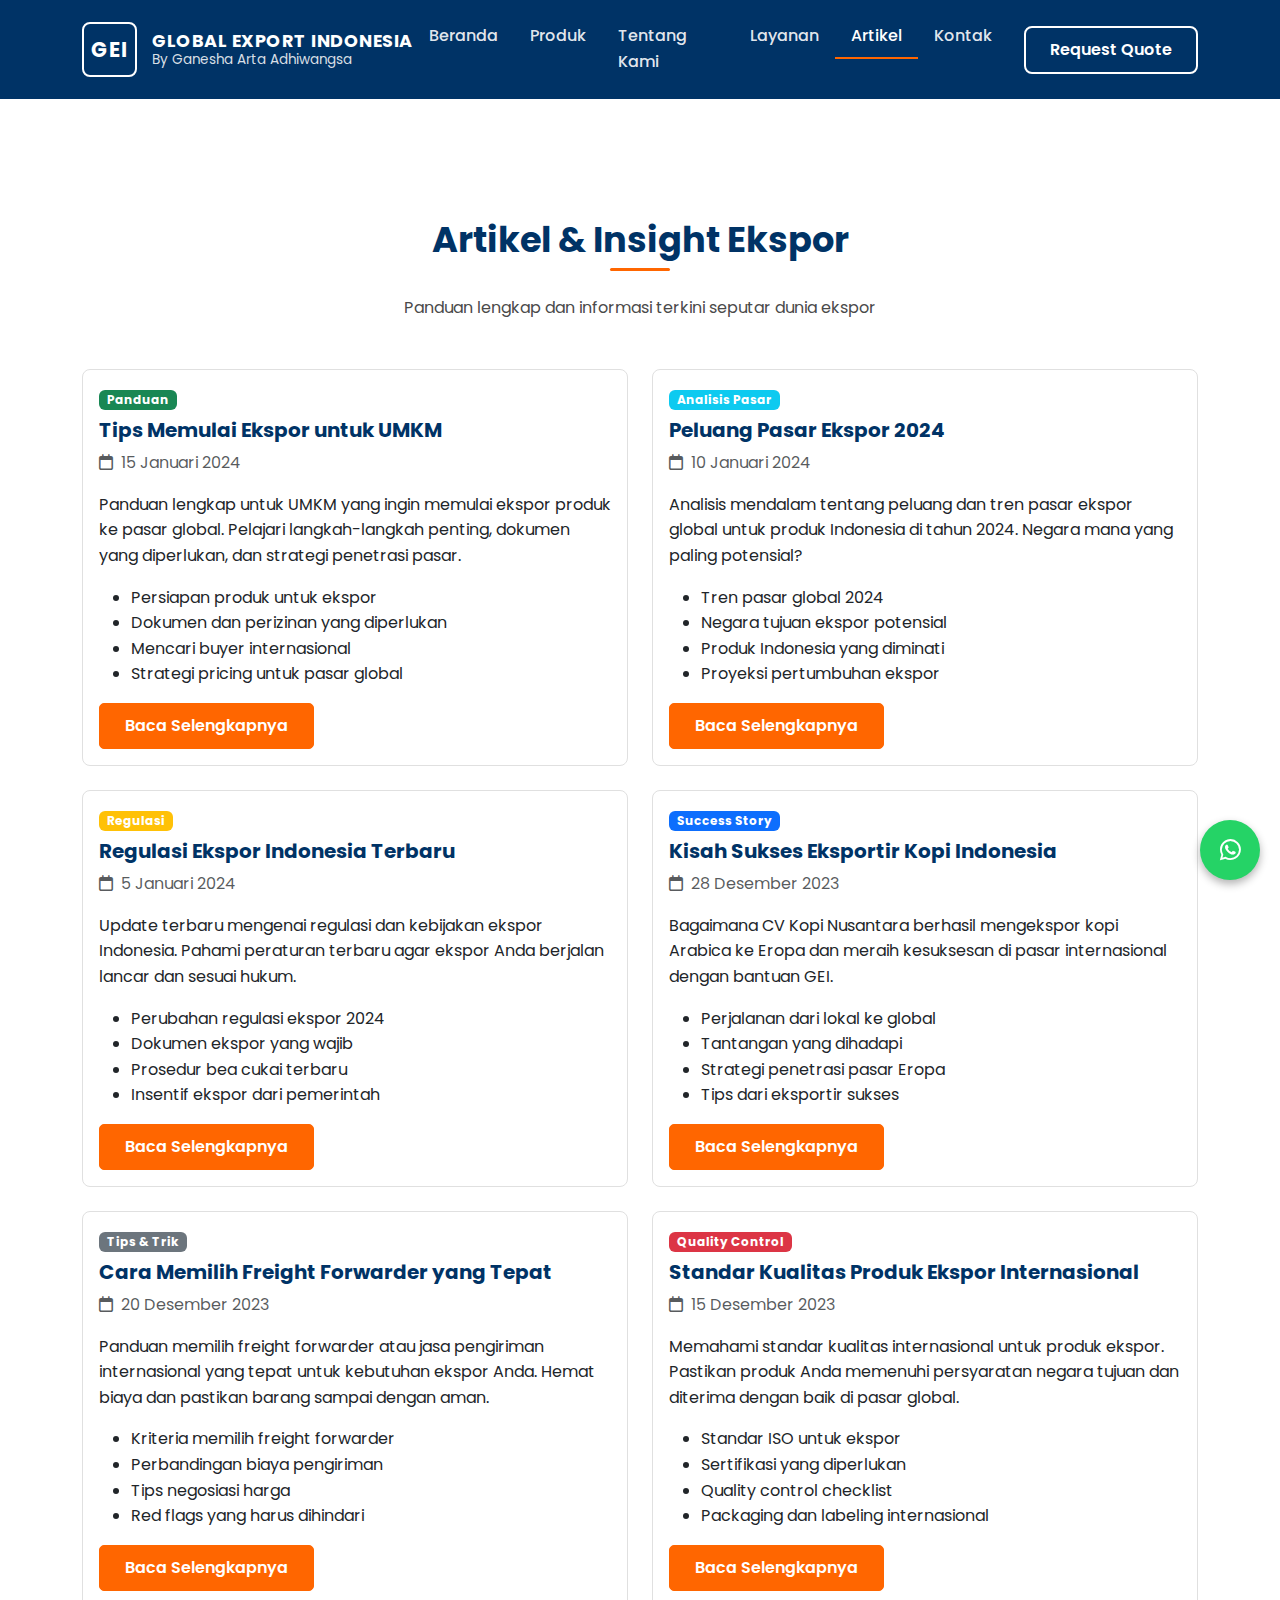
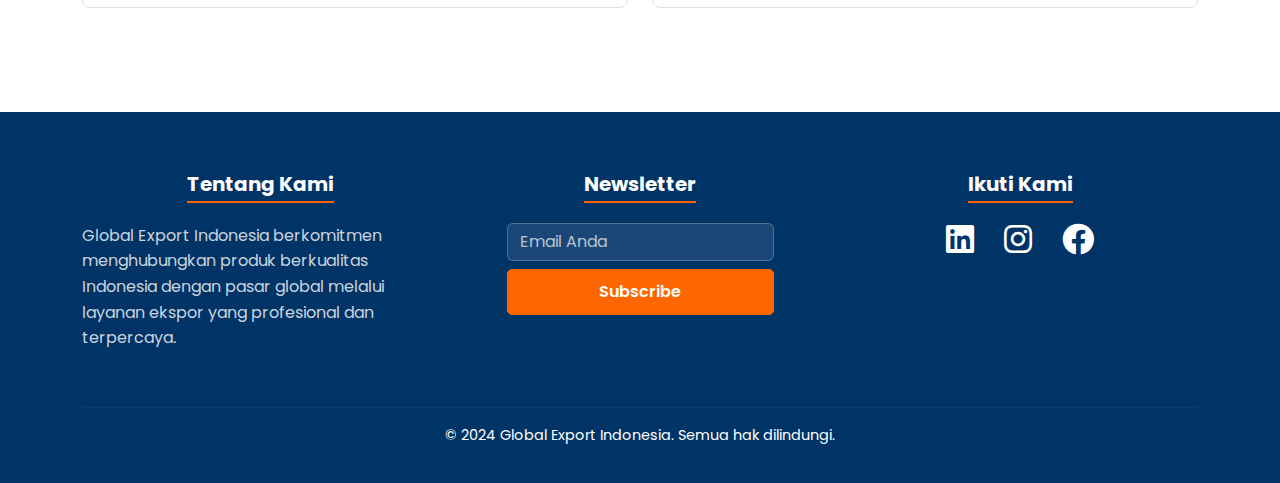
<file: Web Jkb 1/artikel.html>
<!DOCTYPE html>
<html lang="id">
  <head>
    <meta charset="UTF-8" />
    <meta name="viewport" content="width=device-width, initial-scale=1.0" />
    <title>Artikel - Global Export Indonesia</title>
    <meta
      name="description"
      content="Artikel dan insight tentang ekspor, tips memulai ekspor, regulasi, dan peluang pasar global untuk produk Indonesia."
    />
    <!-- Bootstrap CSS -->
    <link
      href="https://cdn.jsdelivr.net/npm/bootstrap@5.3.0/dist/css/bootstrap.min.css"
      rel="stylesheet"
    />
    <!-- Font Awesome for Icons -->
    <link
      rel="stylesheet"
      href="https://cdnjs.cloudflare.com/ajax/libs/font-awesome/6.0.0/css/all.min.css"
    />
    <!-- Custom CSS -->
    <link rel="stylesheet" href="styles.css" />
  </head>
  <body>
    <!-- Navbar -->
    <nav class="navbar navbar-expand-lg navbar-dark">
      <div class="container">
        <div class="navbar-brand-wrapper">
          <div class="logo-box">
            <span class="logo-text">GEI</span>
          </div>
          <div class="brand-text">
            <div class="brand-name">GLOBAL EXPORT INDONESIA</div>
            <div class="brand-subtitle">By Ganesha Arta Adhiwangsa</div>
          </div>
        </div>
        <button
          class="navbar-toggler"
          type="button"
          data-bs-toggle="collapse"
          data-bs-target="#navbarNav"
        >
          <span class="navbar-toggler-icon"></span>
        </button>
        <div class="collapse navbar-collapse" id="navbarNav">
          <ul class="navbar-nav ms-auto">
            <li class="nav-item">
              <a class="nav-link" href="beranda.html">Beranda</a>
            </li>
            <li class="nav-item">
              <a class="nav-link" href="produk.html">Produk</a>
            </li>
            <li class="nav-item">
              <a class="nav-link" href="tentang-kami.html">Tentang Kami</a>
            </li>
            <li class="nav-item">
              <a class="nav-link" href="layanan.html">Layanan</a>
            </li>
            <li class="nav-item">
              <a class="nav-link active" href="artikel.html">Artikel</a>
            </li>
            <li class="nav-item">
              <a class="nav-link" href="kontak.html">Kontak</a>
            </li>
          </ul>
          <button
            type="button"
            class="btn btn-consultation ms-3"
            data-bs-toggle="modal"
            data-bs-target="#consultationModal"
          >
            Request Quote
          </button>
        </div>
      </div>
    </nav>

    <!-- Artikel Section -->
    <section id="articles" class="section bg-white" style="padding-top: 120px">
      <div class="container">
        <h2 class="text-center mb-4">Artikel & Insight Ekspor</h2>
        <p class="text-center mb-5">Panduan lengkap dan informasi terkini seputar dunia ekspor</p>
        
        <div class="row">
          <div class="col-md-6 mb-4">
            <div class="card h-100">
              <div class="card-body">
                <span class="badge bg-success mb-2">Panduan</span>
                <h5>Tips Memulai Ekspor untuk UMKM</h5>
                <p class="text-muted"><i class="far fa-calendar me-2"></i>15 Januari 2024</p>
                <p>
                  Panduan lengkap untuk UMKM yang ingin memulai ekspor produk ke pasar global. Pelajari langkah-langkah penting, dokumen yang diperlukan, dan strategi penetrasi pasar.
                </p>
                <ul>
                  <li>Persiapan produk untuk ekspor</li>
                  <li>Dokumen dan perizinan yang diperlukan</li>
                  <li>Mencari buyer internasional</li>
                  <li>Strategi pricing untuk pasar global</li>
                </ul>
                <button class="btn btn-orange" data-bs-toggle="modal" data-bs-target="#article1">Baca Selengkapnya</button>
              </div>
            </div>
          </div>

          <div class="col-md-6 mb-4">
            <div class="card h-100">
              <div class="card-body">
                <span class="badge bg-info mb-2">Analisis Pasar</span>
                <h5>Peluang Pasar Ekspor 2024</h5>
                <p class="text-muted"><i class="far fa-calendar me-2"></i>10 Januari 2024</p>
                <p>
                  Analisis mendalam tentang peluang dan tren pasar ekspor global untuk produk Indonesia di tahun 2024. Negara mana yang paling potensial?
                </p>
                <ul>
                  <li>Tren pasar global 2024</li>
                  <li>Negara tujuan ekspor potensial</li>
                  <li>Produk Indonesia yang diminati</li>
                  <li>Proyeksi pertumbuhan ekspor</li>
                </ul>
                <button class="btn btn-orange" data-bs-toggle="modal" data-bs-target="#article2">Baca Selengkapnya</button>
              </div>
            </div>
          </div>

          <div class="col-md-6 mb-4">
            <div class="card h-100">
              <div class="card-body">
                <span class="badge bg-warning mb-2">Regulasi</span>
                <h5>Regulasi Ekspor Indonesia Terbaru</h5>
                <p class="text-muted"><i class="far fa-calendar me-2"></i>5 Januari 2024</p>
                <p>
                  Update terbaru mengenai regulasi dan kebijakan ekspor Indonesia. Pahami peraturan terbaru agar ekspor Anda berjalan lancar dan sesuai hukum.
                </p>
                <ul>
                  <li>Perubahan regulasi ekspor 2024</li>
                  <li>Dokumen ekspor yang wajib</li>
                  <li>Prosedur bea cukai terbaru</li>
                  <li>Insentif ekspor dari pemerintah</li>
                </ul>
                <button class="btn btn-orange" data-bs-toggle="modal" data-bs-target="#article3">Baca Selengkapnya</button>
              </div>
            </div>
          </div>

          <div class="col-md-6 mb-4">
            <div class="card h-100">
              <div class="card-body">
                <span class="badge bg-primary mb-2">Success Story</span>
                <h5>Kisah Sukses Eksportir Kopi Indonesia</h5>
                <p class="text-muted"><i class="far fa-calendar me-2"></i>28 Desember 2023</p>
                <p>
                  Bagaimana CV Kopi Nusantara berhasil mengekspor kopi Arabica ke Eropa dan meraih kesuksesan di pasar internasional dengan bantuan GEI.
                </p>
                <ul>
                  <li>Perjalanan dari lokal ke global</li>
                  <li>Tantangan yang dihadapi</li>
                  <li>Strategi penetrasi pasar Eropa</li>
                  <li>Tips dari eksportir sukses</li>
                </ul>
                <button class="btn btn-orange" data-bs-toggle="modal" data-bs-target="#article4">Baca Selengkapnya</button>
              </div>
            </div>
          </div>

          <div class="col-md-6 mb-4">
            <div class="card h-100">
              <div class="card-body">
                <span class="badge bg-secondary mb-2">Tips & Trik</span>
                <h5>Cara Memilih Freight Forwarder yang Tepat</h5>
                <p class="text-muted"><i class="far fa-calendar me-2"></i>20 Desember 2023</p>
                <p>
                  Panduan memilih freight forwarder atau jasa pengiriman internasional yang tepat untuk kebutuhan ekspor Anda. Hemat biaya dan pastikan barang sampai dengan aman.
                </p>
                <ul>
                  <li>Kriteria memilih freight forwarder</li>
                  <li>Perbandingan biaya pengiriman</li>
                  <li>Tips negosiasi harga</li>
                  <li>Red flags yang harus dihindari</li>
                </ul>
                <button class="btn btn-orange" data-bs-toggle="modal" data-bs-target="#article5">Baca Selengkapnya</button>
              </div>
            </div>
          </div>

          <div class="col-md-6 mb-4">
            <div class="card h-100">
              <div class="card-body">
                <span class="badge bg-danger mb-2">Quality Control</span>
                <h5>Standar Kualitas Produk Ekspor Internasional</h5>
                <p class="text-muted"><i class="far fa-calendar me-2"></i>15 Desember 2023</p>
                <p>
                  Memahami standar kualitas internasional untuk produk ekspor. Pastikan produk Anda memenuhi persyaratan negara tujuan dan diterima dengan baik di pasar global.
                </p>
                <ul>
                  <li>Standar ISO untuk ekspor</li>
                  <li>Sertifikasi yang diperlukan</li>
                  <li>Quality control checklist</li>
                  <li>Packaging dan labeling internasional</li>
                </ul>
                <button class="btn btn-orange" data-bs-toggle="modal" data-bs-target="#article6">Baca Selengkapnya</button>
              </div>
            </div>
          </div>
        </div>
      </div>
    </section>

    <!-- Modals for Articles -->
    <div class="modal fade" id="article1" tabindex="-1">
      <div class="modal-dialog modal-lg">
        <div class="modal-content">
          <div class="modal-header">
            <h5 class="modal-title">Tips Memulai Ekspor untuk UMKM</h5>
            <button type="button" class="btn-close" data-bs-dismiss="modal"></button>
          </div>
          <div class="modal-body">
            <p><strong>Memulai ekspor bisa menjadi langkah besar untuk UMKM.</strong> Berikut adalah panduan lengkap untuk memulai:</p>
            
            <h6>1. Persiapan Produk</h6>
            <p>Pastikan produk Anda memenuhi standar internasional dan siap untuk pasar global. Lakukan riset tentang preferensi pasar target.</p>
            
            <h6>2. Legalitas dan Dokumen</h6>
            <p>Siapkan dokumen seperti NPWP, NIB, dan izin ekspor. Pastikan semua dokumen legal perusahaan lengkap.</p>
            
            <h6>3. Mencari Buyer</h6>
            <p>Manfaatkan platform B2B, pameran dagang internasional, dan networking untuk menemukan buyer potensial.</p>
            
            <h6>4. Pricing Strategy</h6>
            <p>Hitung dengan cermat biaya produksi, shipping, dan margin keuntungan untuk menentukan harga yang kompetitif.</p>
            
            <p class="mt-3"><em>Butuh bantuan memulai ekspor? Hubungi tim GEI untuk konsultasi gratis!</em></p>
          </div>
        </div>
      </div>
    </div>

    <div class="modal fade" id="article2" tabindex="-1">
      <div class="modal-dialog modal-lg">
        <div class="modal-content">
          <div class="modal-header">
            <h5 class="modal-title">Peluang Pasar Ekspor 2024</h5>
            <button type="button" class="btn-close" data-bs-dismiss="modal"></button>
          </div>
          <div class="modal-body">
            <p><strong>Tahun 2024 membawa peluang besar untuk eksportir Indonesia.</strong> Berikut analisis pasar:</p>
            
            <h6>Negara Tujuan Potensial:</h6>
            <ul>
              <li><strong>Amerika Serikat:</strong> Permintaan tinggi untuk kopi, rempah, dan kerajinan</li>
              <li><strong>Uni Eropa:</strong> Pasar besar untuk produk organik dan sustainable</li>
              <li><strong>Jepang:</strong> Minat tinggi pada seafood dan produk premium</li>
              <li><strong>China:</strong> Pertumbuhan demand untuk produk pertanian</li>
              <li><strong>Timur Tengah:</strong> Peluang untuk produk halal</li>
            </ul>
            
            <h6>Produk Trending 2024:</h6>
            <p>Kopi specialty, produk organik, kerajinan sustainable, seafood premium, dan rempah-rempah berkualitas tinggi.</p>
            
            <p class="mt-3"><em>Ingin tahu lebih detail tentang peluang pasar untuk produk Anda? Konsultasi dengan tim GEI sekarang!</em></p>
          </div>
        </div>
      </div>
    </div>

    <div class="modal fade" id="article3" tabindex="-1">
      <div class="modal-dialog modal-lg">
        <div class="modal-content">
          <div class="modal-header">
            <h5 class="modal-title">Regulasi Ekspor Indonesia Terbaru</h5>
            <button type="button" class="btn-close" data-bs-dismiss="modal"></button>
          </div>
          <div class="modal-body">
            <p><strong>Update regulasi ekspor 2024 yang perlu Anda ketahui:</strong></p>
            
            <h6>Dokumen Wajib Ekspor:</h6>
            <ul>
              <li>Invoice (Faktur)</li>
              <li>Packing List</li>
              <li>Bill of Lading / Airway Bill</li>
              <li>Certificate of Origin (COO)</li>
              <li>Surat Keterangan Asal (SKA) untuk negara FTA</li>
            </ul>
            
            <h6>Insentif Pemerintah:</h6>
            <p>Pemerintah menyediakan berbagai insentif untuk eksportir, termasuk kemudahan perizinan, fasilitas pembiayaan, dan dukungan promosi di luar negeri.</p>
            
            <p class="mt-3"><em>Butuh bantuan mengurus dokumen ekspor? GEI siap membantu Anda!</em></p>
          </div>
        </div>
      </div>
    </div>

    <div class="modal fade" id="article4" tabindex="-1">
      <div class="modal-dialog modal-lg">
        <div class="modal-content">
          <div class="modal-header">
            <h5 class="modal-title">Kisah Sukses Eksportir Kopi Indonesia</h5>
            <button type="button" class="btn-close" data-bs-dismiss="modal"></button>
          </div>
          <div class="modal-body">
            <p><strong>CV Kopi Nusantara:</strong> Dari petani lokal menjadi eksportir internasional</p>
            
            <h6>Perjalanan Sukses:</h6>
            <p>Dimulai dari kebun kopi kecil di Aceh, CV Kopi Nusantara kini mengekspor 50 ton kopi Arabica premium ke Eropa setiap bulannya.</p>
            
            <h6>Kunci Kesuksesan:</h6>
            <ul>
              <li>Fokus pada kualitas premium</li>
              <li>Sertifikasi organik dan fair trade</li>
              <li>Partnership dengan GEI untuk handling ekspor</li>
              <li>Branding yang kuat</li>
              <li>Konsisten dalam kualitas</li>
            </ul>
            
            <p class="mt-3"><em>"GEI membantu kami dari dokumentasi hingga pengiriman. Sekarang kami fokus pada produksi, sementara GEI handle semua proses ekspor." - Budi Santoso, Owner CV Kopi Nusantara</em></p>
          </div>
        </div>
      </div>
    </div>

    <div class="modal fade" id="article5" tabindex="-1">
      <div class="modal-dialog modal-lg">
        <div class="modal-content">
          <div class="modal-header">
            <h5 class="modal-title">Cara Memilih Freight Forwarder yang Tepat</h5>
            <button type="button" class="btn-close" data-bs-dismiss="modal"></button>
          </div>
          <div class="modal-body">
            <p><strong>Memilih freight forwarder yang tepat sangat penting untuk kesuksesan ekspor Anda.</strong></p>
            
            <h6>Kriteria Penting:</h6>
            <ul>
              <li>Pengalaman dan reputasi</li>
              <li>Jaringan global yang luas</li>
              <li>Harga kompetitif dan transparan</li>
              <li>Tracking system yang baik</li>
              <li>Customer service responsif</li>
              <li>Asuransi pengiriman</li>
            </ul>
            
            <h6>Tips Negosiasi:</h6>
            <p>Bandingkan minimal 3 freight forwarder, tanyakan detail biaya, dan jangan ragu untuk negosiasi terutama untuk volume besar.</p>
            
            <p class="mt-3"><em>GEI bekerja sama dengan freight forwarder terpercaya untuk memastikan pengiriman Anda aman dan tepat waktu!</em></p>
          </div>
        </div>
      </div>
    </div>

    <div class="modal fade" id="article6" tabindex="-1">
      <div class="modal-dialog modal-lg">
        <div class="modal-content">
          <div class="modal-header">
            <h5 class="modal-title">Standar Kualitas Produk Ekspor Internasional</h5>
            <button type="button" class="btn-close" data-bs-dismiss="modal"></button>
          </div>
          <div class="modal-body">
            <p><strong>Memenuhi standar kualitas internasional adalah kunci sukses ekspor.</strong></p>
            
            <h6>Standar yang Umum Diperlukan:</h6>
            <ul>
              <li>ISO 9001 (Quality Management)</li>
              <li>ISO 22000 (Food Safety) untuk produk makanan</li>
              <li>HACCP untuk produk pangan</li>
              <li>Halal certification untuk pasar Muslim</li>
              <li>Organic certification untuk produk organik</li>
            </ul>
            
            <h6>Quality Control Checklist:</h6>
            <p>Inspeksi bahan baku, monitoring proses produksi, testing produk akhir, dan packaging inspection sebelum pengiriman.</p>
            
            <p class="mt-3"><em>GEI menyediakan layanan quality control untuk memastikan produk Anda memenuhi standar internasional!</em></p>
          </div>
        </div>
      </div>
    </div>

    <footer class="text-center">
      <div class="container">
        <div class="row">
          <div class="col-md-4 mb-4">
            <h5>Tentang Kami</h5>
            <p class="text-start" style="color: rgba(255, 255, 255, 0.8)">
              Global Export Indonesia berkomitmen menghubungkan produk berkualitas Indonesia dengan pasar global melalui layanan ekspor yang profesional dan terpercaya.
            </p>
          </div>
          <div class="col-md-4 mb-4">
            <h5>Newsletter</h5>
            <form
              id="newsletterForm"
              class="d-flex flex-column align-items-center"
            >
              <input
                type="email"
                class="form-control mb-2 w-75"
                placeholder="Email Anda"
                required
              />
              <button type="submit" class="btn btn-orange w-75">
                Subscribe
              </button>
            </form>
          </div>
          <div class="col-md-4 mb-4">
            <h5>Ikuti Kami</h5>
            <div class="footer-social">
              <a href="#" class="me-3"><i class="fab fa-linkedin fa-2x"></i></a>
              <a href="#" class="me-3"
                ><i class="fab fa-instagram fa-2x"></i
              ></a>
              <a href="#" class=""><i class="fab fa-facebook fa-2x"></i></a>
            </div>
          </div>
        </div>
        <hr style="border-color: rgba(255, 255, 255, 0.2)" />
        <p class="mt-3" style="font-size: 0.9em">
          &copy; 2024 Global Export Indonesia. Semua hak dilindungi.
        </p>
      </div>
    </footer>

    <!-- Modal Konsultasi Gratis -->
    <div
      class="modal fade"
      id="consultationModal"
      tabindex="-1"
      aria-labelledby="consultationModalLabel"
      aria-hidden="true"
    >
      <div class="modal-dialog modal-dialog-centered">
        <div class="modal-content">
          <div class="modal-header">
            <h5 class="modal-title" id="consultationModalLabel">
              <i class="fas fa-comments text-orange me-2"></i>Request Export Quote
            </h5>
            <button
              type="button"
              class="btn-close"
              data-bs-dismiss="modal"
              aria-label="Close"
            ></button>
          </div>
          <div class="modal-body">
            <p class="text-muted mb-4">
              Silakan isi data Anda untuk mendapatkan penawaran ekspor dan konsultasi dengan tim kami melalui WhatsApp.
            </p>
            <form id="freeConsultationForm">
              <div class="mb-3">
                <label for="fullName" class="form-label">
                  <i class="fas fa-user text-orange me-1"></i>Nama Lengkap
                  <span class="text-danger">*</span>
                </label>
                <input
                  type="text"
                  class="form-control"
                  id="fullName"
                  placeholder="Masukkan nama lengkap Anda"
                  required
                />
              </div>
              <div class="mb-3">
                <label for="companyName" class="form-label">
                  <i class="fas fa-building text-orange me-1"></i>Nama
                  Perusahaan
                  <span class="text-danger">*</span>
                </label>
                <input
                  type="text"
                  class="form-control"
                  id="companyName"
                  placeholder="Masukkan nama perusahaan Anda"
                  required
                />
              </div>
              <div class="mb-3">
                <label for="productType" class="form-label">
                  <i class="fas fa-box text-orange me-1"></i>Produk yang Ingin Diekspor
                  <span class="text-danger">*</span>
                </label>
                <input
                  type="text"
                  class="form-control"
                  id="productType"
                  placeholder="Contoh: Kopi Arabica, Kerajinan Rotan, Udang Beku"
                  required
                />
              </div>
              <div class="mb-3">
                <label for="phoneNumber" class="form-label">
                  <i class="fas fa-phone text-orange me-1"></i>No. Telepon
                  <span class="text-danger">*</span>
                </label>
                <input
                  type="tel"
                  class="form-control"
                  id="phoneNumber"
                  placeholder="Contoh: 08123456789"
                  required
                />
              </div>
              <div class="mb-3">
                <label for="emailAddress" class="form-label">
                  <i class="fas fa-envelope text-orange me-1"></i>Email
                  <span class="text-danger">*</span>
                </label>
                <input
                  type="email"
                  class="form-control"
                  id="emailAddress"
                  placeholder="contoh@email.com"
                  required
                />
              </div>
              <div class="d-grid">
                <button type="submit" class="btn btn-orange btn-lg">
                  <i class="fab fa-whatsapp me-2"></i>Request Quote via WhatsApp
                </button>
              </div>
            </form>
          </div>
        </div>
      </div>
    </div>

    <a
      href="https://wa.me/6285754828055"
      class="whatsapp-float"
      target="_blank"
    >
      <i class="fab fa-whatsapp"></i>
    </a>

    <script src="https://cdn.jsdelivr.net/npm/bootstrap@5.3.0/dist/js/bootstrap.bundle.min.js"></script>
    <script src="script.js"></script>
  </body>
</html>
</file>
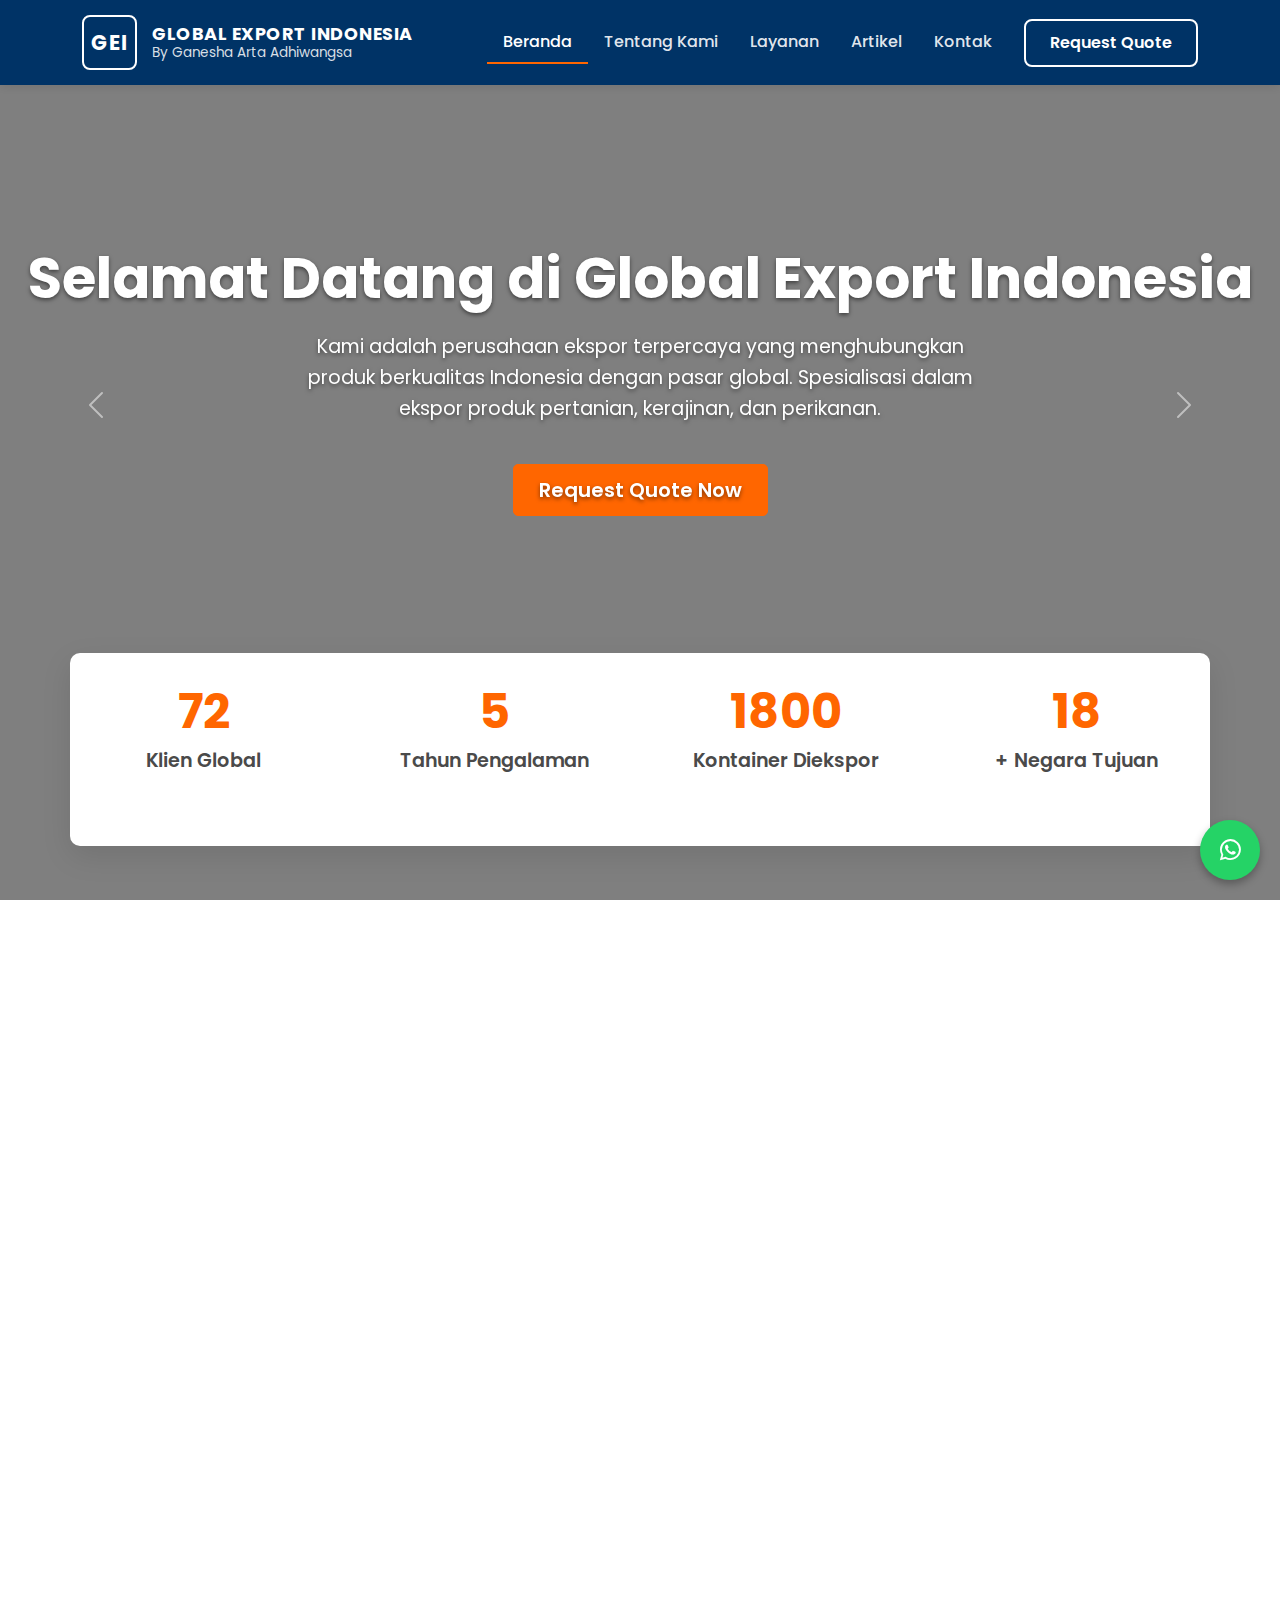
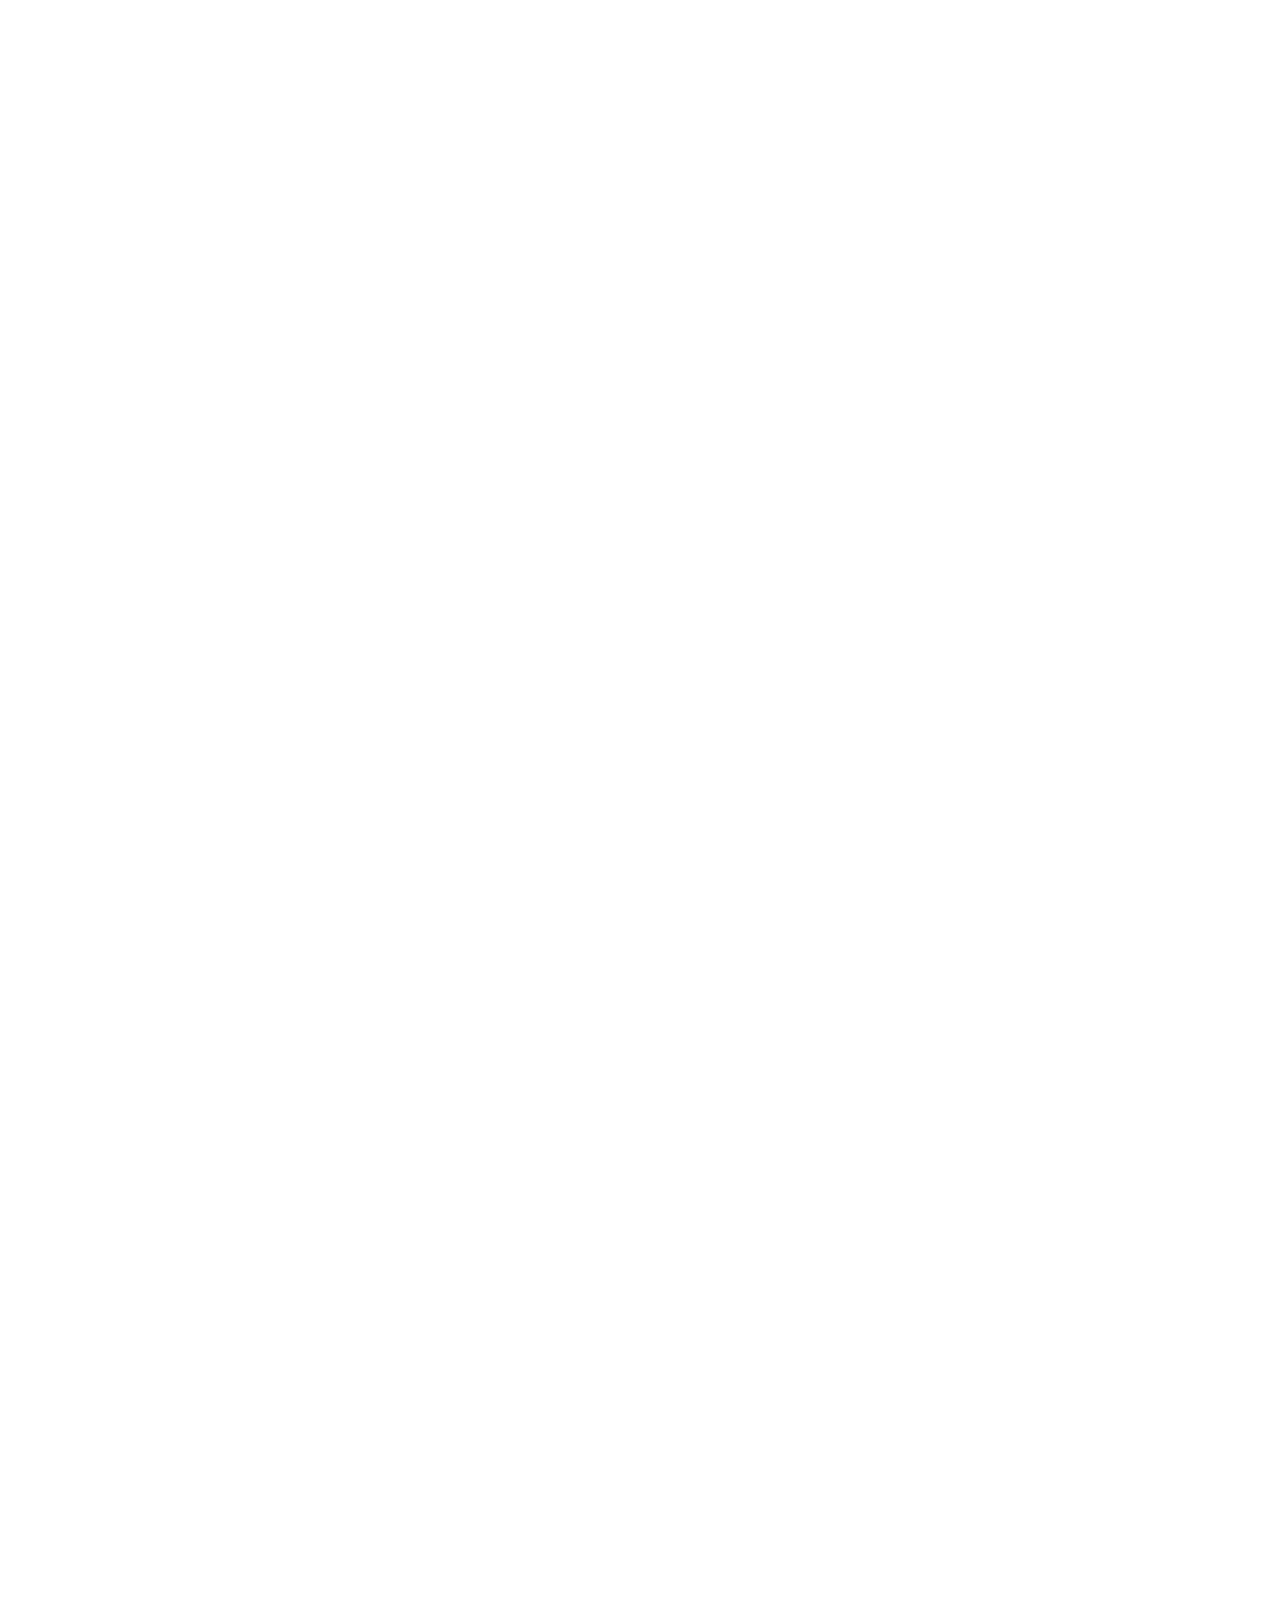
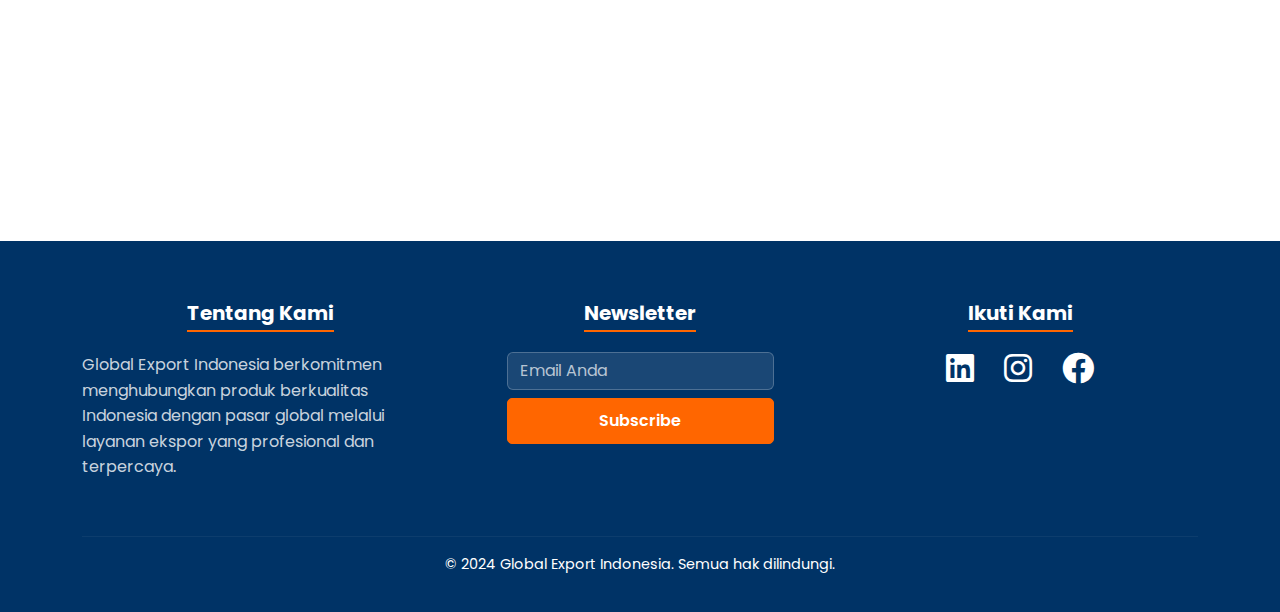
<file: Web Jkb 1/beranda.html>
<!DOCTYPE html>
<html lang="id">
  <head>
    <meta charset="UTF-8" />
    <meta name="viewport" content="width=device-width, initial-scale=1.0" />
    <title>Beranda - Global Export Indonesia</title>
    <meta
      name="description"
      content="Global Export Indonesia adalah perusahaan ekspor terpercaya yang mengekspor produk pertanian, kerajinan, dan perikanan Indonesia ke seluruh dunia dengan layanan profesional."
    />
    <!-- Bootstrap CSS -->
    <link
      href="https://cdn.jsdelivr.net/npm/bootstrap@5.3.0/dist/css/bootstrap.min.css"
      rel="stylesheet"
    />
    <!-- Font Awesome for Icons -->
    <link
      rel="stylesheet"
      href="https://cdnjs.cloudflare.com/ajax/libs/font-awesome/6.0.0/css/all.min.css"
    />
    <!-- Custom CSS -->
    <link rel="stylesheet" href="styles.css" />
  </head>
  <body>
    <!-- Navbar -->
    <nav class="navbar navbar-expand-lg navbar-dark">
      <div class="container">
        <div class="navbar-brand-wrapper">
          <div class="logo-box">
            <span class="logo-text">GEI</span>
          </div>
          <div class="brand-text">
            <div class="brand-name">GLOBAL EXPORT INDONESIA</div>
            <div class="brand-subtitle">By Ganesha Arta Adhiwangsa</div>
          </div>
        </div>
        <button
          class="navbar-toggler"
          type="button"
          data-bs-toggle="collapse"
          data-bs-target="#navbarNav"
        >
          <span class="navbar-toggler-icon"></span>
        </button>
        <div class="collapse navbar-collapse" id="navbarNav">
          <ul class="navbar-nav ms-auto">
            <li class="nav-item">
              <a class="nav-link active" href="beranda.html">Beranda</a>
            </li>
            <li class="nav-item">
              <a class="nav-link" href="tentang-kami.html">Tentang Kami</a>
            </li>
            <li class="nav-item">
              <a class="nav-link" href="layanan.html">Layanan</a>
            </li>
            <li class="nav-item">
              <a class="nav-link" href="artikel.html">Artikel</a>
            </li>
            <li class="nav-item">
              <a class="nav-link" href="kontak.html">Kontak</a>
            </li>
          </ul>
          <button
            type="button"
            class="btn btn-consultation ms-3"
            data-bs-toggle="modal"
            data-bs-target="#consultationModal"
          >
            Request Quote
          </button>
        </div>
      </div>
    </nav>

    <!-- Home Section with Carousel -->
    <section id="home" class="hero" style="background: linear-gradient(rgba(0, 0, 0, 0.5), rgba(0, 0, 0, 0.5)), url('https://sp-ao.shortpixel.ai/client/to_webp,q_glossy,ret_img,w_855/https://titipbeliin.com/blog/wp-content/uploads/2024/06/4.-Rempah.jpg'); background-size: cover; background-position: center; background-attachment: fixed;">
      <div id="heroCarousel" class="carousel slide" data-bs-ride="carousel">
        <div class="carousel-inner">
          <div class="carousel-item active">
            <div class="hero-content text-center">
              <h1>Selamat Datang di Global Export Indonesia</h1>
              <p>
                Kami adalah perusahaan ekspor terpercaya yang menghubungkan produk berkualitas Indonesia dengan pasar global. Spesialisasi dalam ekspor produk pertanian, kerajinan, dan perikanan.
              </p>
              <a href="kontak.html" class="btn btn-orange btn-lg"
                >Request Quote Now</a
              >
            </div>
          </div>
          <div class="carousel-item">
            <div class="hero-content text-center">
              <h1>Keunggulan Kami</h1>
              <p>
                Pengalaman bertahun-tahun, jaringan global yang luas, dokumentasi lengkap, dan harga kompetitif untuk kesuksesan ekspor Anda.
              </p>
              <a href="layanan.html" class="btn btn-orange btn-lg"
                >Lihat Layanan</a
              >
            </div>
          </div>
        </div>
        <button
          class="carousel-control-prev"
          type="button"
          data-bs-target="#heroCarousel"
          data-bs-slide="prev"
        >
          <span class="carousel-control-prev-icon" aria-hidden="true"></span>
        </button>
        <button
          class="carousel-control-next"
          type="button"
          data-bs-target="#heroCarousel"
          data-bs-slide="next"
        >
          <span class="carousel-control-next-icon" aria-hidden="true"></span>
        </button>
      </div>
      <!-- Counter Stats -->
      <div class="container stats mt-5">
        <div class="row text-center">
          <div class="col-md-3">
            <h2 class="counter" data-target="200">0</h2>
            <p>Klien Global</p>
          </div>
          <div class="col-md-3">
            <h2 class="counter" data-target="15">0</h2>
            <p>Tahun Pengalaman</p>
          </div>
          <div class="col-md-3">
            <h2 class="counter" data-target="5000">0</h2>
            <p>Kontainer Diekspor</p>
          </div>
          <div class="col-md-3">
            <h2 class="counter" data-target="50">0</h2>
            <p>+ Negara Tujuan</p>
          </div>
        </div>
      </div>
    </section>

    <!-- Mengapa Memilih Kami Section -->
    <section class="section bg-white fade-in" style="background: linear-gradient(rgba(255, 255, 255, 0.95), rgba(255, 255, 255, 0.95)), url('https://sp-ao.shortpixel.ai/client/to_webp,q_glossy,ret_img,w_855/https://titipbeliin.com/blog/wp-content/uploads/2024/06/4.-Rempah.jpg'); background-size: cover; background-position: center; background-attachment: fixed;">
      <div class="container">
        <h2 class="text-center mb-5">Mengapa Memilih Kami?</h2>
        <div class="row">
          <div class="col-md-3 mb-4 text-center">
            <div class="feature-icon mb-3">
              <i class="fas fa-globe fa-4x text-orange"></i>
            </div>
            <h5>Jaringan Global</h5>
            <p>
              Lebih dari 15 tahun pengalaman ekspor dengan jaringan ke 50+ negara di seluruh dunia
            </p>
          </div>
          <div class="col-md-3 mb-4 text-center">
            <div class="feature-icon mb-3">
              <i class="fas fa-certificate fa-4x text-orange"></i>
            </div>
            <h5>Standar Internasional</h5>
            <p>
              Produk ekspor dengan sertifikasi dan standar kualitas internasional
            </p>
          </div>
          <div class="col-md-3 mb-4 text-center">
            <div class="feature-icon mb-3">
              <i class="fas fa-file-alt fa-4x text-orange"></i>
            </div>
            <h5>Dokumentasi Lengkap</h5>
            <p>Pengurusan dokumen ekspor yang lengkap dan sesuai regulasi</p>
          </div>
          <div class="col-md-3 mb-4 text-center">
            <div class="feature-icon mb-3">
              <i class="fas fa-dollar-sign fa-4x text-orange"></i>
            </div>
            <h5>Harga Kompetitif</h5>
            <p>
              Layanan ekspor dengan harga yang kompetitif dan transparan
            </p>
          </div>
        </div>
      </div>
    </section>

    <!-- Layanan Unggulan Section -->
    <section class="section bg-light fade-in">
      <div class="container">
        <h2 class="text-center mb-5">Layanan Unggulan Kami</h2>
        <div class="row">
          <div class="col-md-4 mb-4">
            <div class="card service-card h-100">
              <div class="card-body text-center">
                <i
                  class="fas fa-file-contract fa-3x mb-3"
                  style="color: var(--color-secondary)"
                ></i>
                <h5>Konsultasi Ekspor</h5>
                <p>
                  Bimbingan lengkap dokumentasi dan prosedur ekspor untuk produk Anda
                </p>
                <a href="layanan.html" class="btn btn-orange btn-sm"
                  >Selengkapnya</a
                >
              </div>
            </div>
          </div>
          <div class="col-md-4 mb-4">
            <div class="card service-card h-100">
              <div class="card-body text-center">
                <i
                  class="fas fa-search fa-3x mb-3"
                  style="color: var(--color-secondary)"
                ></i>
                <h5>Sourcing & Quality Control</h5>
                <p>
                  Pencarian supplier terbaik dan kontrol kualitas produk ekspor
                </p>
                <a href="layanan.html" class="btn btn-orange btn-sm"
                  >Selengkapnya</a
                >
              </div>
            </div>
          </div>
          <div class="col-md-4 mb-4">
            <div class="card service-card h-100">
              <div class="card-body text-center">
                <i
                  class="fas fa-ship fa-3x mb-3"
                  style="color: var(--color-secondary)"
                ></i>
                <h5>Shipping & Logistics</h5>
                <p>
                  Layanan pengiriman dan logistik internasional yang efisien
                </p>
                <a href="layanan.html" class="btn btn-orange btn-sm"
                  >Selengkapnya</a
                >
              </div>
            </div>
          </div>
        </div>
        <div class="text-center mt-4">
          <a href="layanan.html" class="btn btn-outline-primary btn-lg"
            >Lihat Semua Layanan</a
          >
        </div>
      </div>
    </section>

    <!-- Proses Kerja Section -->
    <section class="section bg-white fade-in">
      <div class="container">
        <h2 class="text-center mb-5">Proses Kerja Kami</h2>
        <div class="row">
          <div class="col-md-3 mb-4">
            <div class="text-center">
              <div class="process-number mb-3">1</div>
              <h5>Inquiry & Konsultasi</h5>
              <p>Diskusi kebutuhan ekspor dan produk Anda dengan tim kami</p>
            </div>
          </div>
          <div class="col-md-3 mb-4">
            <div class="text-center">
              <div class="process-number mb-3">2</div>
              <h5>Sourcing & QC</h5>
              <p>Pencarian supplier dan quality control produk ekspor</p>
            </div>
          </div>
          <div class="col-md-3 mb-4">
            <div class="text-center">
              <div class="process-number mb-3">3</div>
              <h5>Dokumentasi</h5>
              <p>Pengurusan dokumen ekspor yang lengkap dan sesuai regulasi</p>
            </div>
          </div>
          <div class="col-md-3 mb-4">
            <div class="text-center">
              <div class="process-number mb-3">4</div>
              <h5>Shipping</h5>
              <p>Pengiriman dan tracking produk hingga sampai tujuan</p>
            </div>
          </div>
        </div>
      </div>
    </section>

    <!-- Testimoni Section -->
    <section id="testimonials" class="section bg-light fade-in">
      <div class="container">
        <h2 class="text-center mb-5">Apa Kata Klien Kami</h2>
        <div class="row">
          <div class="col-md-4 mb-4">
            <div class="card h-100">
              <div class="card-body">
                <div class="mb-3">
                  <i class="fas fa-star text-warning"></i>
                  <i class="fas fa-star text-warning"></i>
                  <i class="fas fa-star text-warning"></i>
                  <i class="fas fa-star text-warning"></i>
                  <i class="fas fa-star text-warning"></i>
                </div>
                <p>
                  "GEI membantu kami mengekspor kopi Arabica ke Eropa dengan lancar. Dokumentasi lengkap dan pengiriman tepat waktu. Sangat profesional!"
                </p>
                <cite>- Budi Santoso, CV Kopi Nusantara</cite>
              </div>
            </div>
          </div>
          <div class="col-md-4 mb-4">
            <div class="card h-100">
              <div class="card-body">
                <div class="mb-3">
                  <i class="fas fa-star text-warning"></i>
                  <i class="fas fa-star text-warning"></i>
                  <i class="fas fa-star text-warning"></i>
                  <i class="fas fa-star text-warning"></i>
                  <i class="fas fa-star text-warning"></i>
                </div>
                <p>
                  "Profesional dan terpercaya! Produk kerajinan rotan kami berhasil masuk pasar Amerika berkat bantuan GEI. Terima kasih!"
                </p>
                <cite>- Siti Aminah, Pengrajin Rotan Kalimantan</cite>
              </div>
            </div>
          </div>
          <div class="col-md-4 mb-4">
            <div class="card h-100">
              <div class="card-body">
                <div class="mb-3">
                  <i class="fas fa-star text-warning"></i>
                  <i class="fas fa-star text-warning"></i>
                  <i class="fas fa-star text-warning"></i>
                  <i class="fas fa-star text-warning"></i>
                  <i class="fas fa-star text-warning"></i>
                </div>
                <p>
                  "Layanan ekspor perikanan yang sangat baik. Produk udang beku kami sampai dengan kondisi sempurna ke Jepang. Highly recommended!"
                </p>
                <cite>- Ahmad Hidayat, PT Bahari Sejahtera</cite>
              </div>
            </div>
          </div>
        </div>
      </div>
    </section>

    <!-- CTA Section -->
    <section class="section bg-white fade-in">
      <div class="container">
        <div class="row align-items-center">
          <div class="col-md-8">
            <h2>Siap Mengekspor Produk Anda ke Pasar Global?</h2>
            <p class="lead">
              Hubungi kami sekarang untuk mendapatkan penawaran ekspor dan konsultasi gratis dengan tim profesional kami!
            </p>
          </div>
          <div class="col-md-4 text-center">
            <button
              type="button"
              class="btn btn-orange btn-lg"
              data-bs-toggle="modal"
              data-bs-target="#consultationModal"
            >
              <i class="fas fa-paper-plane me-2"></i>Request Quote
            </button>
          </div>
        </div>
      </div>
    </section>

    <footer class="text-center">
      <div class="container">
        <div class="row">
          <div class="col-md-4 mb-4">
            <h5>Tentang Kami</h5>
            <p class="text-start" style="color: rgba(255, 255, 255, 0.8)">
              Global Export Indonesia berkomitmen menghubungkan produk berkualitas Indonesia dengan pasar global melalui layanan ekspor yang profesional dan terpercaya.
            </p>
          </div>
          <div class="col-md-4 mb-4">
            <h5>Newsletter</h5>
            <form
              id="newsletterForm"
              class="d-flex flex-column align-items-center"
            >
              <input
                type="email"
                class="form-control mb-2 w-75"
                placeholder="Email Anda"
                required
              />
              <button type="submit" class="btn btn-orange w-75">
                Subscribe
              </button>
            </form>
          </div>
          <div class="col-md-4 mb-4">
            <h5>Ikuti Kami</h5>
            <div class="footer-social">
              <a href="#" class="me-3"><i class="fab fa-linkedin fa-2x"></i></a>
              <a href="#" class="me-3"
                ><i class="fab fa-instagram fa-2x"></i
              ></a>
              <a href="#" class=""><i class="fab fa-facebook fa-2x"></i></a>
            </div>
          </div>
        </div>
        <hr style="border-color: rgba(255, 255, 255, 0.2)" />
        <p class="mt-3" style="font-size: 0.9em">
          &copy; 2024 Global Export Indonesia. Semua hak dilindungi.
        </p>
      </div>
    </footer>

    <!-- Modal Konsultasi Gratis -->
    <div
      class="modal fade"
      id="consultationModal"
      tabindex="-1"
      aria-labelledby="consultationModalLabel"
      aria-hidden="true"
    >
      <div class="modal-dialog modal-dialog-centered">
        <div class="modal-content">
          <div class="modal-header">
            <h5 class="modal-title" id="consultationModalLabel">
              <i class="fas fa-comments text-orange me-2"></i>Request Export Quote
            </h5>
            <button
              type="button"
              class="btn-close"
              data-bs-dismiss="modal"
              aria-label="Close"
            ></button>
          </div>
          <div class="modal-body">
            <p class="text-muted mb-4">
              Silakan isi data Anda untuk mendapatkan penawaran ekspor dan konsultasi dengan tim kami melalui WhatsApp.
            </p>
            <form id="freeConsultationForm">
              <div class="mb-3">
                <label for="fullName" class="form-label">
                  <i class="fas fa-user text-orange me-1"></i>Nama Lengkap
                  <span class="text-danger">*</span>
                </label>
                <input
                  type="text"
                  class="form-control"
                  id="fullName"
                  placeholder="Masukkan nama lengkap Anda"
                  required
                />
              </div>
              <div class="mb-3">
                <label for="companyName" class="form-label">
                  <i class="fas fa-building text-orange me-1"></i>Nama
                  Perusahaan
                  <span class="text-danger">*</span>
                </label>
                <input
                  type="text"
                  class="form-control"
                  id="companyName"
                  placeholder="Masukkan nama perusahaan Anda"
                  required
                />
              </div>
              <div class="mb-3">
                <label for="productType" class="form-label">
                  <i class="fas fa-box text-orange me-1"></i>Produk yang Ingin Diekspor
                  <span class="text-danger">*</span>
                </label>
                <input
                  type="text"
                  class="form-control"
                  id="productType"
                  placeholder="Contoh: Kopi Arabica, Kerajinan Rotan, Udang Beku"
                  required
                />
              </div>
              <div class="mb-3">
                <label for="phoneNumber" class="form-label">
                  <i class="fas fa-phone text-orange me-1"></i>No. Telepon
                  <span class="text-danger">*</span>
                </label>
                <input
                  type="tel"
                  class="form-control"
                  id="phoneNumber"
                  placeholder="Contoh: 08123456789"
                  required
                />
              </div>
              <div class="mb-3">
                <label for="emailAddress" class="form-label">
                  <i class="fas fa-envelope text-orange me-1"></i>Email
                  <span class="text-danger">*</span>
                </label>
                <input
                  type="email"
                  class="form-control"
                  id="emailAddress"
                  placeholder="contoh@email.com"
                  required
                />
              </div>
              <div class="d-grid">
                <button type="submit" class="btn btn-orange btn-lg">
                  <i class="fab fa-whatsapp me-2"></i>Request Quote via WhatsApp
                </button>
              </div>
            </form>
          </div>
        </div>
      </div>
    </div>

    <a
      href="https://wa.me/6285754828055"
      class="whatsapp-float"
      target="_blank"
    >
      <i class="fab fa-whatsapp"></i>
    </a>

    <script src="https://cdn.jsdelivr.net/npm/bootstrap@5.3.0/dist/js/bootstrap.bundle.min.js"></script>
    <script src="script.js"></script>
  </body>
</html>
</file>
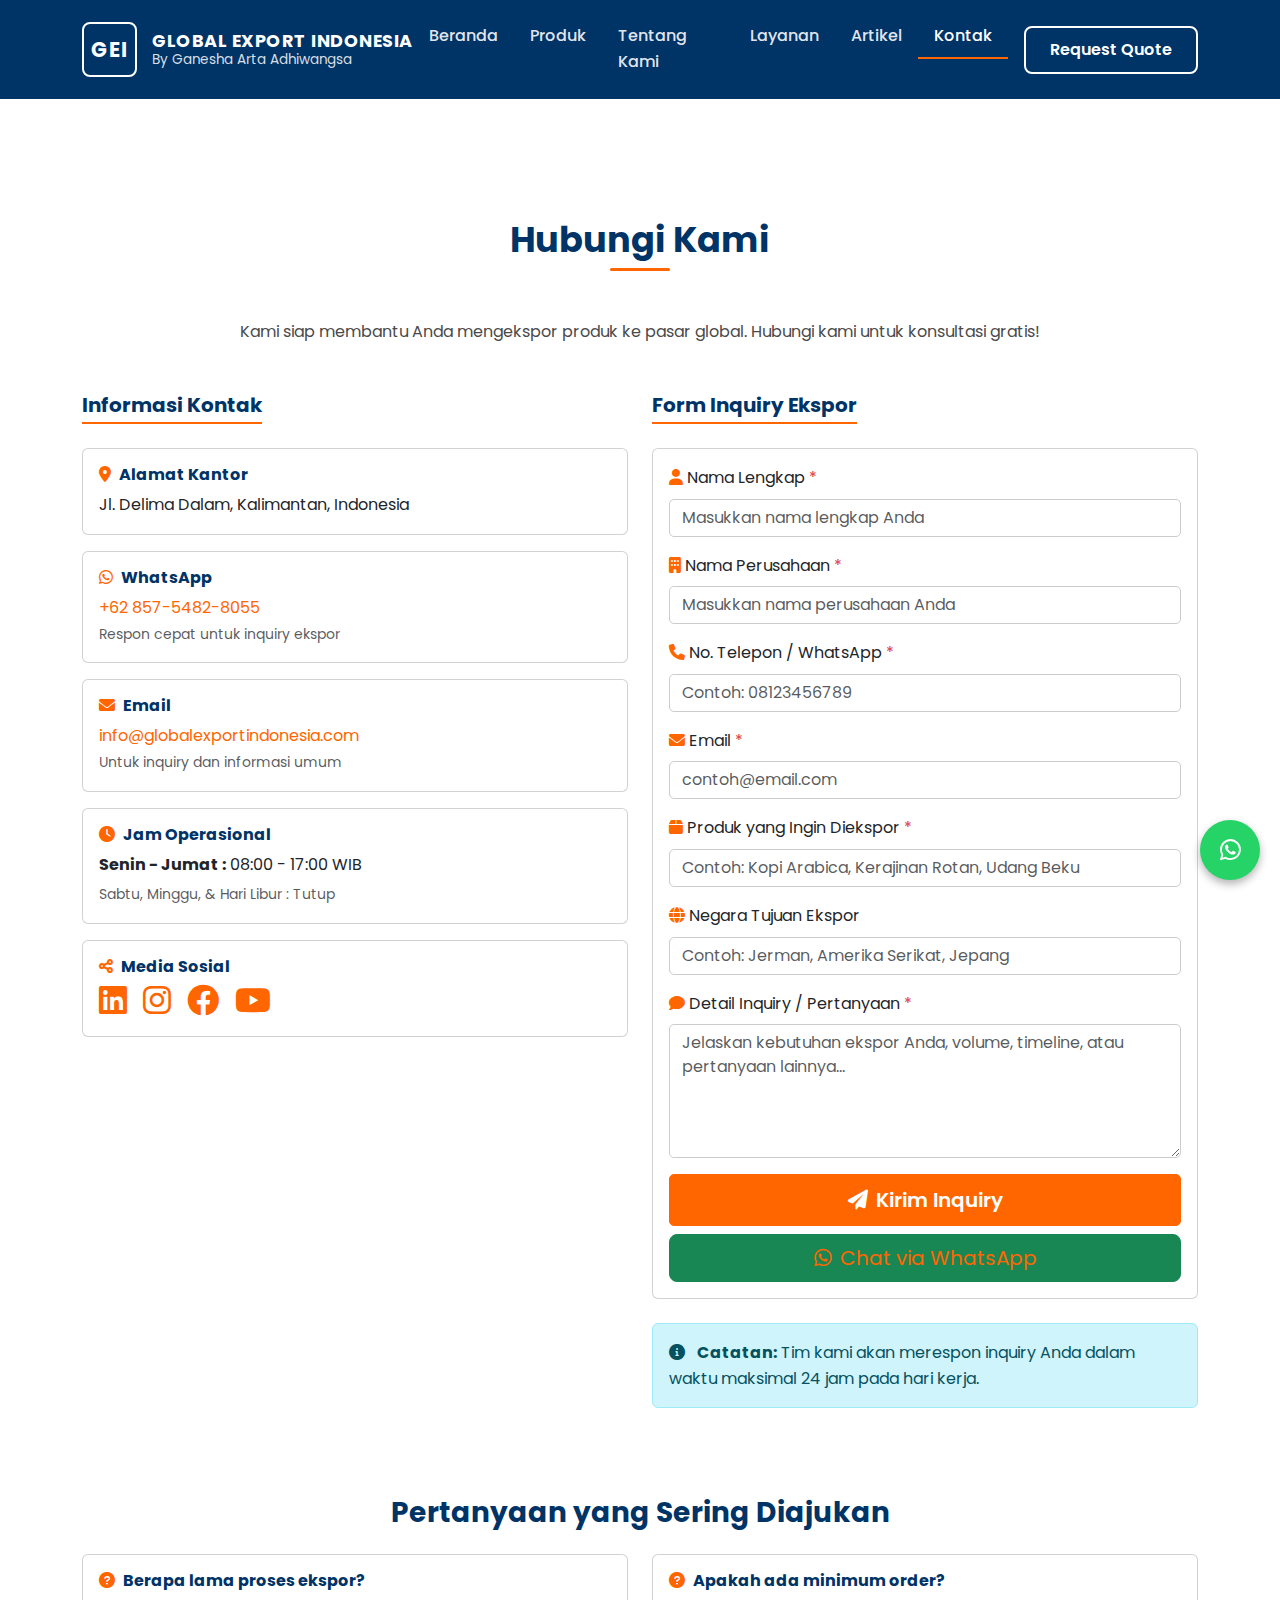
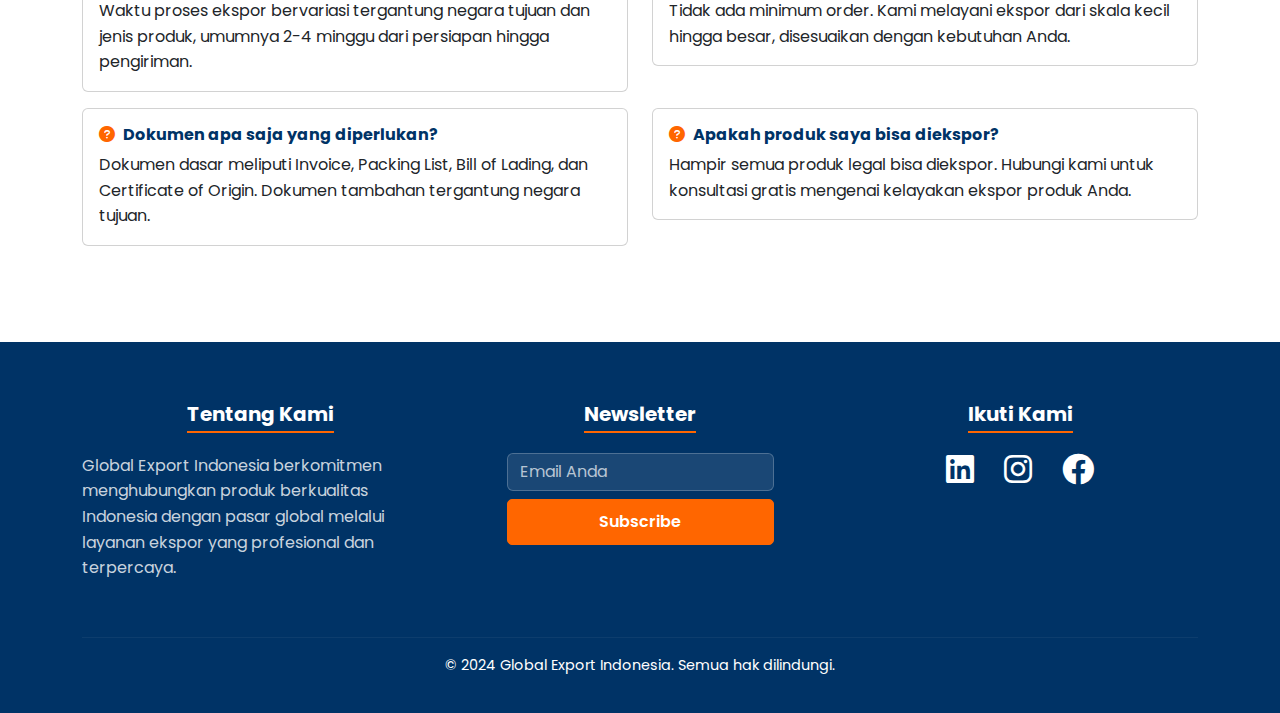
<file: Web Jkb 1/kontak.html>
<!DOCTYPE html>
<html lang="id">
  <head>
    <meta charset="UTF-8" />
    <meta name="viewport" content="width=device-width, initial-scale=1.0" />
    <title>Kontak - Global Export Indonesia</title>
    <meta
      name="description"
      content="Hubungi Global Export Indonesia untuk konsultasi ekspor dan penawaran layanan. Kami siap membantu Anda mengekspor produk ke pasar global."
    />
    <!-- Bootstrap CSS -->
    <link
      href="https://cdn.jsdelivr.net/npm/bootstrap@5.3.0/dist/css/bootstrap.min.css"
      rel="stylesheet"
    />
    <!-- Font Awesome for Icons -->
    <link
      rel="stylesheet"
      href="https://cdnjs.cloudflare.com/ajax/libs/font-awesome/6.0.0/css/all.min.css"
    />
    <!-- Custom CSS -->
    <link rel="stylesheet" href="styles.css" />
  </head>
  <body>
    <!-- Navbar -->
    <nav class="navbar navbar-expand-lg navbar-dark">
      <div class="container">
        <div class="navbar-brand-wrapper">
          <div class="logo-box">
            <span class="logo-text">GEI</span>
          </div>
          <div class="brand-text">
            <div class="brand-name">GLOBAL EXPORT INDONESIA</div>
            <div class="brand-subtitle">By Ganesha Arta Adhiwangsa</div>
          </div>
        </div>
        <button
          class="navbar-toggler"
          type="button"
          data-bs-toggle="collapse"
          data-bs-target="#navbarNav"
        >
          <span class="navbar-toggler-icon"></span>
        </button>
        <div class="collapse navbar-collapse" id="navbarNav">
          <ul class="navbar-nav ms-auto">
            <li class="nav-item">
              <a class="nav-link" href="beranda.html">Beranda</a>
            </li>
            <li class="nav-item">
              <a class="nav-link" href="produk.html">Produk</a>
            </li>
            <li class="nav-item">
              <a class="nav-link" href="tentang-kami.html">Tentang Kami</a>
            </li>
            <li class="nav-item">
              <a class="nav-link" href="layanan.html">Layanan</a>
            </li>
            <li class="nav-item">
              <a class="nav-link" href="artikel.html">Artikel</a>
            </li>
            <li class="nav-item">
              <a class="nav-link active" href="kontak.html">Kontak</a>
            </li>
          </ul>
          <button
            type="button"
            class="btn btn-consultation ms-3"
            data-bs-toggle="modal"
            data-bs-target="#consultationModal"
          >
            Request Quote
          </button>
        </div>
      </div>
    </nav>

    <!-- Kontak Section -->
    <section id="contact" class="section bg-white" style="padding-top: 120px">
      <div class="container">
        <h2 class="text-center mb-5">Hubungi Kami</h2>
        <p class="text-center mb-5">Kami siap membantu Anda mengekspor produk ke pasar global. Hubungi kami untuk konsultasi gratis!</p>
        
        <div class="row">
          <div class="col-md-6 mb-4">
            <h5 class="mb-4">Informasi Kontak</h5>
            
            <div class="card mb-3">
              <div class="card-body">
                <h6><i class="fas fa-map-marker-alt text-orange me-2"></i>Alamat Kantor</h6>
                <p class="mb-0">Jl. Delima Dalam, Kalimantan, Indonesia</p>
              </div>
            </div>

            <div class="card mb-3">
              <div class="card-body">
                <h6><i class="fab fa-whatsapp text-orange me-2"></i>WhatsApp</h6>
                <p class="mb-0">
                  <a href="https://wa.me/6285754828055" target="_blank" class="text-decoration-none">
                    +62 857-5482-8055
                  </a>
                </p>
                <small class="text-muted">Respon cepat untuk inquiry ekspor</small>
              </div>
            </div>

            <div class="card mb-3">
              <div class="card-body">
                <h6><i class="fas fa-envelope text-orange me-2"></i>Email</h6>
                <p class="mb-0">
                  <a href="mailto:info@globalexportindonesia.com" class="text-decoration-none">
                    info@globalexportindonesia.com
                  </a>
                </p>
                <small class="text-muted">Untuk inquiry dan informasi umum</small>
              </div>
            </div>

            <div class="card mb-3">
              <div class="card-body">
                <h6><i class="fas fa-clock text-orange me-2"></i>Jam Operasional</h6>
                <p class="mb-1"><strong>Senin - Jumat :</strong> 08:00 - 17:00 WIB</p>
                <small class="text-muted">Sabtu, Minggu, & Hari Libur : Tutup</small>
              </div>
            </div>

            <div class="card">
              <div class="card-body">
                <h6><i class="fas fa-share-alt text-orange me-2"></i>Media Sosial</h6>
                <div class="d-flex gap-3">
                  <a href="#" class="text-decoration-none"><i class="fab fa-linkedin fa-2x"></i></a>
                  <a href="#" class="text-decoration-none"><i class="fab fa-instagram fa-2x"></i></a>
                  <a href="#" class="text-decoration-none"><i class="fab fa-facebook fa-2x"></i></a>
                  <a href="#" class="text-decoration-none"><i class="fab fa-youtube fa-2x"></i></a>
                </div>
              </div>
            </div>

            <div class="ratio ratio-16x9 mt-4">
              <iframe
                src="https://www.google.com/maps/embed?pb=!1m18!1m12!1m3!1d3989.658300000001!2d117.142000!3d-0.457000!2m3!1f0!2f0!3f0!3m2!1i1024!2i768!4f13.1!3m3!1m2!1s0x2df67439e6a00001%3A0x6b9d6e8e8e8e8e8e!2sJl.%20Delima%20Dalam!5e0!3m2!1sid!2sid!4v1678886400000"
                allowfullscreen=""
                loading="lazy"
              ></iframe>
            </div>
          </div>

          <div class="col-md-6 mb-4">
            <h5 class="mb-4">Form Inquiry Ekspor</h5>
            <div class="card">
              <div class="card-body">
                <form id="consultationForm">
                  <div class="mb-3">
                    <label for="name" class="form-label">
                      <i class="fas fa-user text-orange me-1"></i>Nama Lengkap
                      <span class="text-danger">*</span>
                    </label>
                    <input 
                      type="text" 
                      class="form-control" 
                      id="name" 
                      placeholder="Masukkan nama lengkap Anda"
                      required 
                    />
                  </div>

                  <div class="mb-3">
                    <label for="company" class="form-label">
                      <i class="fas fa-building text-orange me-1"></i>Nama Perusahaan
                      <span class="text-danger">*</span>
                    </label>
                    <input 
                      type="text" 
                      class="form-control" 
                      id="company" 
                      placeholder="Masukkan nama perusahaan Anda"
                      required 
                    />
                  </div>

                  <div class="mb-3">
                    <label for="phone" class="form-label">
                      <i class="fas fa-phone text-orange me-1"></i>No. Telepon / WhatsApp
                      <span class="text-danger">*</span>
                    </label>
                    <input 
                      type="tel" 
                      class="form-control" 
                      id="phone" 
                      placeholder="Contoh: 08123456789"
                      required 
                    />
                  </div>

                  <div class="mb-3">
                    <label for="email" class="form-label">
                      <i class="fas fa-envelope text-orange me-1"></i>Email
                      <span class="text-danger">*</span>
                    </label>
                    <input 
                      type="email" 
                      class="form-control" 
                      id="email" 
                      placeholder="contoh@email.com"
                      required 
                    />
                  </div>

                  <div class="mb-3">
                    <label for="product" class="form-label">
                      <i class="fas fa-box text-orange me-1"></i>Produk yang Ingin Diekspor
                      <span class="text-danger">*</span>
                    </label>
                    <input 
                      type="text" 
                      class="form-control" 
                      id="product" 
                      placeholder="Contoh: Kopi Arabica, Kerajinan Rotan, Udang Beku"
                      required 
                    />
                  </div>

                  <div class="mb-3">
                    <label for="destination" class="form-label">
                      <i class="fas fa-globe text-orange me-1"></i>Negara Tujuan Ekspor
                    </label>
                    <input 
                      type="text" 
                      class="form-control" 
                      id="destination" 
                      placeholder="Contoh: Jerman, Amerika Serikat, Jepang"
                    />
                  </div>

                  <div class="mb-3">
                    <label for="message" class="form-label">
                      <i class="fas fa-comment text-orange me-1"></i>Detail Inquiry / Pertanyaan
                      <span class="text-danger">*</span>
                    </label>
                    <textarea
                      class="form-control"
                      id="message"
                      rows="5"
                      placeholder="Jelaskan kebutuhan ekspor Anda, volume, timeline, atau pertanyaan lainnya..."
                      required
                    ></textarea>
                  </div>

                  <div class="d-grid gap-2">
                    <button type="submit" class="btn btn-orange btn-lg">
                      <i class="fas fa-paper-plane me-2"></i>Kirim Inquiry
                    </button>
                    <a href="https://wa.me/6285754828055" target="_blank" class="btn btn-success btn-lg">
                      <i class="fab fa-whatsapp me-2"></i>Chat via WhatsApp
                    </a>
                  </div>
                </form>
              </div>
            </div>

            <div class="alert alert-info mt-4">
              <i class="fas fa-info-circle me-2"></i>
              <strong>Catatan:</strong> Tim kami akan merespon inquiry Anda dalam waktu maksimal 24 jam pada hari kerja.
            </div>
          </div>
        </div>

        <!-- FAQ Section -->
        <div class="mt-5">
          <h3 class="text-center mb-4">Pertanyaan yang Sering Diajukan</h3>
          <div class="row">
            <div class="col-md-6 mb-3">
              <div class="card">
                <div class="card-body">
                  <h6><i class="fas fa-question-circle text-orange me-2"></i>Berapa lama proses ekspor?</h6>
                  <p class="mb-0">Waktu proses ekspor bervariasi tergantung negara tujuan dan jenis produk, umumnya 2-4 minggu dari persiapan hingga pengiriman.</p>
                </div>
              </div>
            </div>
            <div class="col-md-6 mb-3">
              <div class="card">
                <div class="card-body">
                  <h6><i class="fas fa-question-circle text-orange me-2"></i>Apakah ada minimum order?</h6>
                  <p class="mb-0">Tidak ada minimum order. Kami melayani ekspor dari skala kecil hingga besar, disesuaikan dengan kebutuhan Anda.</p>
                </div>
              </div>
            </div>
            <div class="col-md-6 mb-3">
              <div class="card">
                <div class="card-body">
                  <h6><i class="fas fa-question-circle text-orange me-2"></i>Dokumen apa saja yang diperlukan?</h6>
                  <p class="mb-0">Dokumen dasar meliputi Invoice, Packing List, Bill of Lading, dan Certificate of Origin. Dokumen tambahan tergantung negara tujuan.</p>
                </div>
              </div>
            </div>
            <div class="col-md-6 mb-3">
              <div class="card">
                <div class="card-body">
                  <h6><i class="fas fa-question-circle text-orange me-2"></i>Apakah produk saya bisa diekspor?</h6>
                  <p class="mb-0">Hampir semua produk legal bisa diekspor. Hubungi kami untuk konsultasi gratis mengenai kelayakan ekspor produk Anda.</p>
                </div>
              </div>
            </div>
          </div>
        </div>
      </div>
    </section>

    <footer class="text-center">
      <div class="container">
        <div class="row">
          <div class="col-md-4 mb-4">
            <h5>Tentang Kami</h5>
            <p class="text-start" style="color: rgba(255, 255, 255, 0.8)">
              Global Export Indonesia berkomitmen menghubungkan produk berkualitas Indonesia dengan pasar global melalui layanan ekspor yang profesional dan terpercaya.
            </p>
          </div>
          <div class="col-md-4 mb-4">
            <h5>Newsletter</h5>
            <form
              id="newsletterForm"
              class="d-flex flex-column align-items-center"
            >
              <input
                type="email"
                class="form-control mb-2 w-75"
                placeholder="Email Anda"
                required
              />
              <button type="submit" class="btn btn-orange w-75">
                Subscribe
              </button>
            </form>
          </div>
          <div class="col-md-4 mb-4">
            <h5>Ikuti Kami</h5>
            <div class="footer-social">
              <a href="#" class="me-3"><i class="fab fa-linkedin fa-2x"></i></a>
              <a href="#" class="me-3"
                ><i class="fab fa-instagram fa-2x"></i
              ></a>
              <a href="#" class=""><i class="fab fa-facebook fa-2x"></i></a>
            </div>
          </div>
        </div>
        <hr style="border-color: rgba(255, 255, 255, 0.2)" />
        <p class="mt-3" style="font-size: 0.9em">
          &copy; 2024 Global Export Indonesia. Semua hak dilindungi.
        </p>
      </div>
    </footer>

    <!-- Modal Konsultasi Gratis -->
    <div
      class="modal fade"
      id="consultationModal"
      tabindex="-1"
      aria-labelledby="consultationModalLabel"
      aria-hidden="true"
    >
      <div class="modal-dialog modal-dialog-centered">
        <div class="modal-content">
          <div class="modal-header">
            <h5 class="modal-title" id="consultationModalLabel">
              <i class="fas fa-comments text-orange me-2"></i>Request Export Quote
            </h5>
            <button
              type="button"
              class="btn-close"
              data-bs-dismiss="modal"
              aria-label="Close"
            ></button>
          </div>
          <div class="modal-body">
            <p class="text-muted mb-4">
              Silakan isi data Anda untuk mendapatkan penawaran ekspor dan konsultasi dengan tim kami melalui WhatsApp.
            </p>
            <form id="freeConsultationForm">
              <div class="mb-3">
                <label for="fullName" class="form-label">
                  <i class="fas fa-user text-orange me-1"></i>Nama Lengkap
                  <span class="text-danger">*</span>
                </label>
                <input
                  type="text"
                  class="form-control"
                  id="fullName"
                  placeholder="Masukkan nama lengkap Anda"
                  required
                />
              </div>
              <div class="mb-3">
                <label for="companyName" class="form-label">
                  <i class="fas fa-building text-orange me-1"></i>Nama
                  Perusahaan
                  <span class="text-danger">*</span>
                </label>
                <input
                  type="text"
                  class="form-control"
                  id="companyName"
                  placeholder="Masukkan nama perusahaan Anda"
                  required
                />
              </div>
              <div class="mb-3">
                <label for="productType" class="form-label">
                  <i class="fas fa-box text-orange me-1"></i>Produk yang Ingin Diekspor
                  <span class="text-danger">*</span>
                </label>
                <input
                  type="text"
                  class="form-control"
                  id="productType"
                  placeholder="Contoh: Kopi Arabica, Kerajinan Rotan, Udang Beku"
                  required
                />
              </div>
              <div class="mb-3">
                <label for="phoneNumber" class="form-label">
                  <i class="fas fa-phone text-orange me-1"></i>No. Telepon
                  <span class="text-danger">*</span>
                </label>
                <input
                  type="tel"
                  class="form-control"
                  id="phoneNumber"
                  placeholder="Contoh: 08123456789"
                  required
                />
              </div>
              <div class="mb-3">
                <label for="emailAddress" class="form-label">
                  <i class="fas fa-envelope text-orange me-1"></i>Email
                  <span class="text-danger">*</span>
                </label>
                <input
                  type="email"
                  class="form-control"
                  id="emailAddress"
                  placeholder="contoh@email.com"
                  required
                />
              </div>
              <div class="d-grid">
                <button type="submit" class="btn btn-orange btn-lg">
                  <i class="fab fa-whatsapp me-2"></i>Request Quote via WhatsApp
                </button>
              </div>
            </form>
          </div>
        </div>
      </div>
    </div>

    <a
      href="https://wa.me/6285754828055"
      class="whatsapp-float"
      target="_blank"
    >
      <i class="fab fa-whatsapp"></i>
    </a>

    <script src="https://cdn.jsdelivr.net/npm/bootstrap@5.3.0/dist/js/bootstrap.bundle.min.js"></script>
    <script src="script.js"></script>
  </body>
</html>
</file>
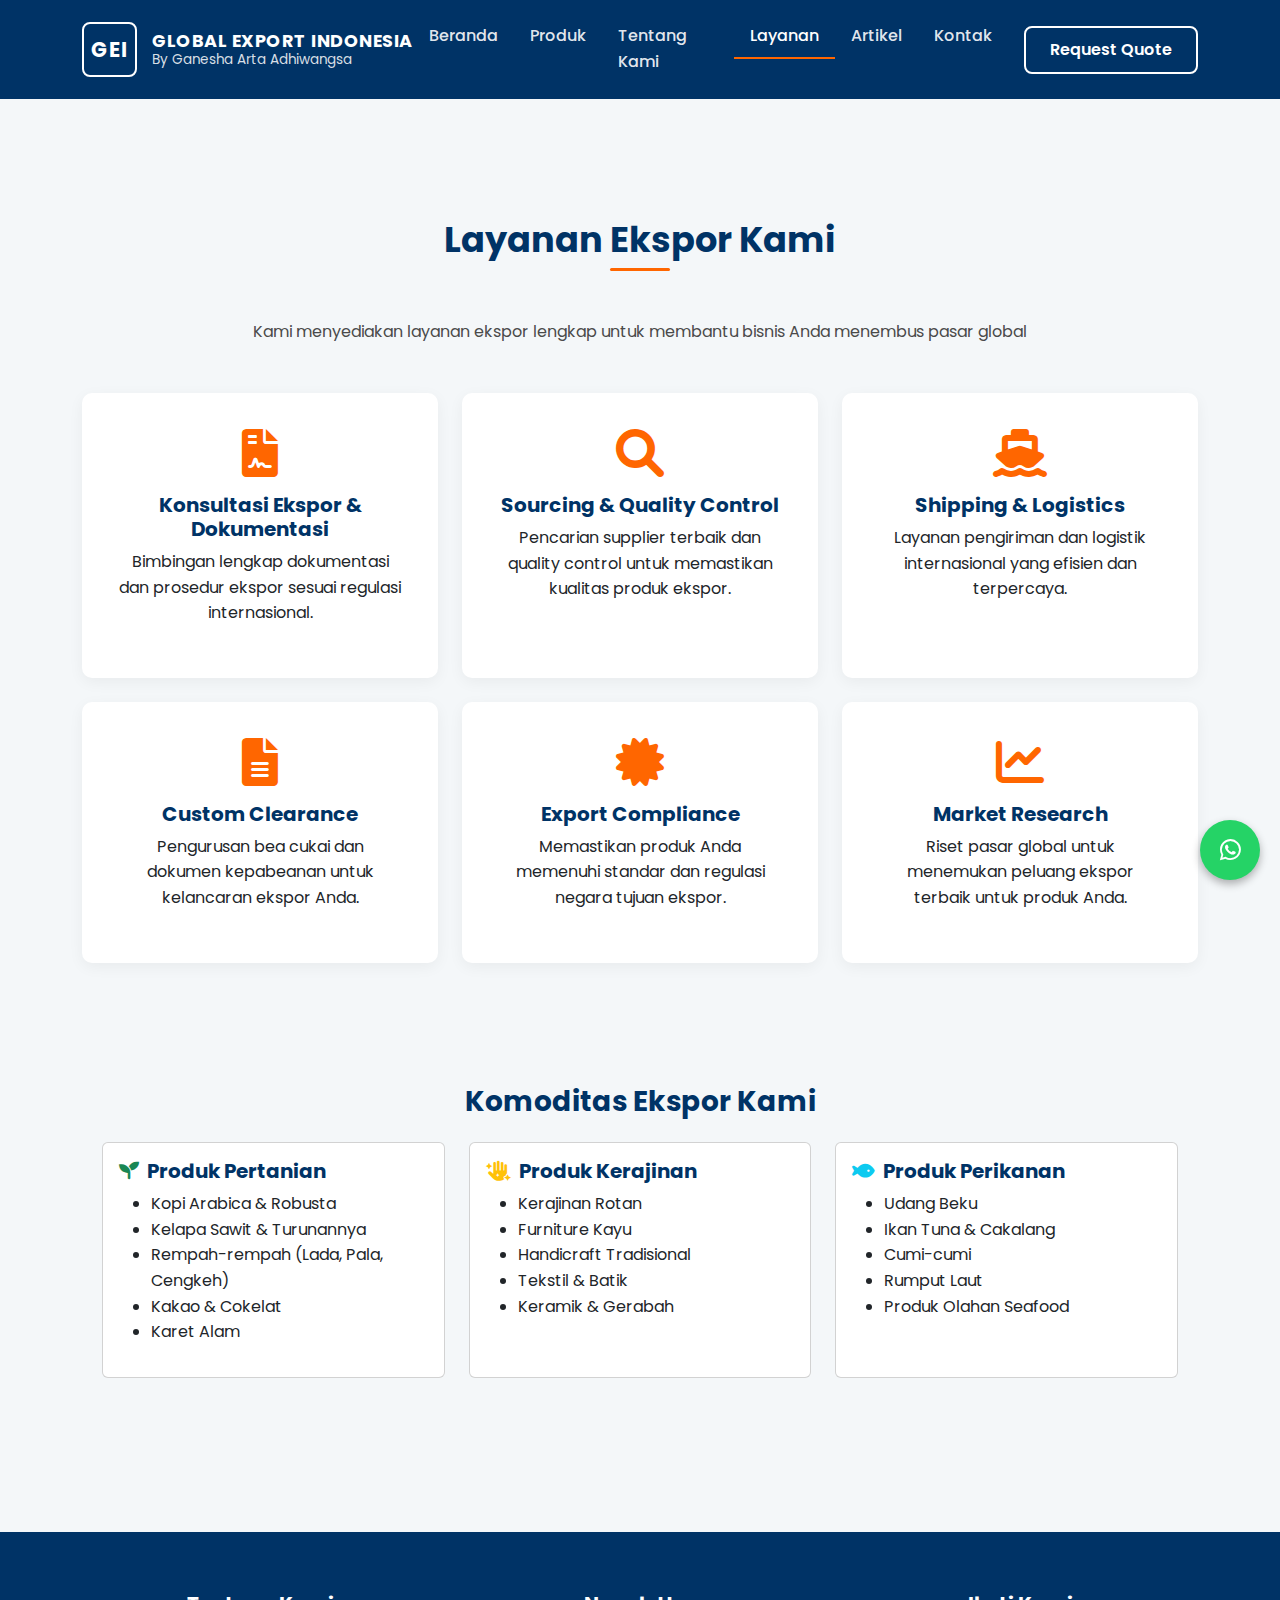
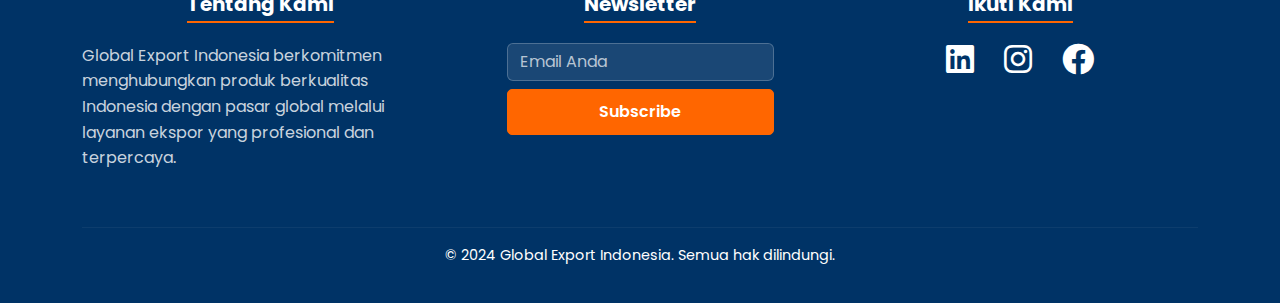
<file: Web Jkb 1/layanan.html>
<!DOCTYPE html>
<html lang="id">
  <head>
    <meta charset="UTF-8" />
    <meta name="viewport" content="width=device-width, initial-scale=1.0" />
    <title>Layanan - Global Export Indonesia</title>
    <meta
      name="description"
      content="Layanan ekspor profesional dari Global Export Indonesia untuk produk pertanian, kerajinan, dan perikanan ke seluruh dunia."
    />
    <!-- Bootstrap CSS -->
    <link
      href="https://cdn.jsdelivr.net/npm/bootstrap@5.3.0/dist/css/bootstrap.min.css"
      rel="stylesheet"
    />
    <!-- Font Awesome for Icons -->
    <link
      rel="stylesheet"
      href="https://cdnjs.cloudflare.com/ajax/libs/font-awesome/6.0.0/css/all.min.css"
    />
    <!-- Custom CSS -->
    <link rel="stylesheet" href="styles.css" />
  </head>
  <body>
    <!-- Navbar -->
    <nav class="navbar navbar-expand-lg navbar-dark">
      <div class="container">
        <div class="navbar-brand-wrapper">
          <div class="logo-box">
            <span class="logo-text">GEI</span>
          </div>
          <div class="brand-text">
            <div class="brand-name">GLOBAL EXPORT INDONESIA</div>
            <div class="brand-subtitle">By Ganesha Arta Adhiwangsa</div>
          </div>
        </div>
        <button
          class="navbar-toggler"
          type="button"
          data-bs-toggle="collapse"
          data-bs-target="#navbarNav"
        >
          <span class="navbar-toggler-icon"></span>
        </button>
        <div class="collapse navbar-collapse" id="navbarNav">
          <ul class="navbar-nav ms-auto">
            <li class="nav-item">
              <a class="nav-link" href="beranda.html">Beranda</a>
            </li>
            <li class="nav-item">
              <a class="nav-link" href="product.html">Produk</a>
            </li>
            <li class="nav-item">
              <a class="nav-link" href="tentang-kami.html">Tentang Kami</a>
            </li>
            <li class="nav-item">
              <a class="nav-link active" href="layanan.html">Layanan</a>
            </li>
            <li class="nav-item">
              <a class="nav-link" href="artikel.html">Artikel</a>
            </li>
            <li class="nav-item">
              <a class="nav-link" href="kontak.html">Kontak</a>
            </li>
          </ul>
          <button
            type="button"
            class="btn btn-consultation ms-3"
            data-bs-toggle="modal"
            data-bs-target="#consultationModal"
          >
            Request Quote
          </button>
        </div>
      </div>
    </nav>

    <!-- Layanan Section with Modals -->
    <section id="services" class="section bg-light" style="padding-top: 120px">
      <div class="container">
        <h2 class="text-center mb-5">Layanan Ekspor Kami</h2>
        <p class="text-center mb-5">Kami menyediakan layanan ekspor lengkap untuk membantu bisnis Anda menembus pasar global</p>
        
        <div class="row">
          <div class="col-md-4 mb-4">
            <div
              class="card service-card h-100"
              data-bs-toggle="modal"
              data-bs-target="#modal1"
            >
              <div class="card-body text-center">
                <i class="fas fa-file-contract fa-3x text-navy mb-3"></i>
                <h5>Konsultasi Ekspor & Dokumentasi</h5>
                <p>
                  Bimbingan lengkap dokumentasi dan prosedur ekspor sesuai regulasi internasional.
                </p>
              </div>
            </div>
          </div>
          <div class="col-md-4 mb-4">
            <div
              class="card service-card h-100"
              data-bs-toggle="modal"
              data-bs-target="#modal2"
            >
              <div class="card-body text-center">
                <i class="fas fa-search fa-3x text-navy mb-3"></i>
                <h5>Sourcing & Quality Control</h5>
                <p>
                  Pencarian supplier terbaik dan quality control untuk memastikan kualitas produk ekspor.
                </p>
              </div>
            </div>
          </div>
          <div class="col-md-4 mb-4">
            <div
              class="card service-card h-100"
              data-bs-toggle="modal"
              data-bs-target="#modal3"
            >
              <div class="card-body text-center">
                <i class="fas fa-ship fa-3x text-navy mb-3"></i>
                <h5>Shipping & Logistics</h5>
                <p>
                  Layanan pengiriman dan logistik internasional yang efisien dan terpercaya.
                </p>
              </div>
            </div>
          </div>
          <div class="col-md-4 mb-4">
            <div
              class="card service-card h-100"
              data-bs-toggle="modal"
              data-bs-target="#modal4"
            >
              <div class="card-body text-center">
                <i class="fas fa-file-alt fa-3x text-navy mb-3"></i>
                <h5>Custom Clearance</h5>
                <p>
                  Pengurusan bea cukai dan dokumen kepabeanan untuk kelancaran ekspor Anda.
                </p>
              </div>
            </div>
          </div>
          <div class="col-md-4 mb-4">
            <div
              class="card service-card h-100"
              data-bs-toggle="modal"
              data-bs-target="#modal5"
            >
              <div class="card-body text-center">
                <i class="fas fa-certificate fa-3x text-navy mb-3"></i>
                <h5>Export Compliance</h5>
                <p>
                  Memastikan produk Anda memenuhi standar dan regulasi negara tujuan ekspor.
                </p>
              </div>
            </div>
          </div>
          <div class="col-md-4 mb-4">
            <div
              class="card service-card h-100"
              data-bs-toggle="modal"
              data-bs-target="#modal6"
            >
              <div class="card-body text-center">
                <i class="fas fa-chart-line fa-3x text-navy mb-3"></i>
                <h5>Market Research</h5>
                <p>
                  Riset pasar global untuk menemukan peluang ekspor terbaik untuk produk Anda.
                </p>
              </div>
            </div>
          </div>
        </div>

        <!-- Komoditas Ekspor Section -->
        <div class="mt-5" style="background: linear-gradient(rgba(255, 255, 255, 0.95), rgba(255, 255, 255, 0.95)), url('https://sp-ao.shortpixel.ai/client/to_webp,q_glossy,ret_img,w_855/https://titipbeliin.com/blog/wp-content/uploads/2024/06/4.-Rempah.jpg'); background-size: cover; background-position: center; background-attachment: fixed; padding: 50px 20px; border-radius: 10px;">
          <h3 class="text-center mb-4">Komoditas Ekspor Kami</h3>
          <div class="row">
            <div class="col-md-4 mb-4">
              <div class="card h-100">
                <div class="card-body">
                  <h5><i class="fas fa-seedling text-success me-2"></i>Produk Pertanian</h5>
                  <ul>
                    <li>Kopi Arabica & Robusta</li>
                    <li>Kelapa Sawit & Turunannya</li>
                    <li>Rempah-rempah (Lada, Pala, Cengkeh)</li>
                    <li>Kakao & Cokelat</li>
                    <li>Karet Alam</li>
                  </ul>
                </div>
              </div>
            </div>
            <div class="col-md-4 mb-4">
              <div class="card h-100">
                <div class="card-body">
                  <h5><i class="fas fa-hand-sparkles text-warning me-2"></i>Produk Kerajinan</h5>
                  <ul>
                    <li>Kerajinan Rotan</li>
                    <li>Furniture Kayu</li>
                    <li>Handicraft Tradisional</li>
                    <li>Tekstil & Batik</li>
                    <li>Keramik & Gerabah</li>
                  </ul>
                </div>
              </div>
            </div>
            <div class="col-md-4 mb-4">
              <div class="card h-100">
                <div class="card-body">
                  <h5><i class="fas fa-fish text-info me-2"></i>Produk Perikanan</h5>
                  <ul>
                    <li>Udang Beku</li>
                    <li>Ikan Tuna & Cakalang</li>
                    <li>Cumi-cumi</li>
                    <li>Rumput Laut</li>
                    <li>Produk Olahan Seafood</li>
                  </ul>
                </div>
              </div>
            </div>
          </div>
        </div>
      </div>

      <!-- Modals -->
      <div class="modal fade" id="modal1" tabindex="-1">
        <div class="modal-dialog">
          <div class="modal-content">
            <div class="modal-header">
              <h5 class="modal-title">Konsultasi Ekspor & Dokumentasi</h5>
              <button
                type="button"
                class="btn-close"
                data-bs-dismiss="modal"
              ></button>
            </div>
            <div class="modal-body">
              <p>
                Kami menyediakan konsultasi lengkap untuk memulai ekspor, termasuk:
              </p>
              <ul>
                <li>Panduan prosedur ekspor dari A-Z</li>
                <li>Pengurusan dokumen ekspor (Invoice, Packing List, COO, dll)</li>
                <li>Konsultasi regulasi ekspor</li>
                <li>Bantuan perizinan ekspor</li>
                <li>Strategi penetrasi pasar global</li>
              </ul>
            </div>
          </div>
        </div>
      </div>

      <div class="modal fade" id="modal2" tabindex="-1">
        <div class="modal-dialog">
          <div class="modal-content">
            <div class="modal-header">
              <h5 class="modal-title">Sourcing & Quality Control</h5>
              <button
                type="button"
                class="btn-close"
                data-bs-dismiss="modal"
              ></button>
            </div>
            <div class="modal-body">
              <p>
                Layanan pencarian supplier dan quality control meliputi:
              </p>
              <ul>
                <li>Pencarian supplier terpercaya</li>
                <li>Negosiasi harga dan terms</li>
                <li>Quality inspection sebelum pengiriman</li>
                <li>Sertifikasi kualitas produk</li>
                <li>Monitoring produksi</li>
              </ul>
            </div>
          </div>
        </div>
      </div>

      <div class="modal fade" id="modal3" tabindex="-1">
        <div class="modal-dialog">
          <div class="modal-content">
            <div class="modal-header">
              <h5 class="modal-title">Shipping & Logistics</h5>
              <button
                type="button"
                class="btn-close"
                data-bs-dismiss="modal"
              ></button>
            </div>
            <div class="modal-body">
              <p>
                Kami menangani seluruh proses pengiriman internasional:
              </p>
              <ul>
                <li>Pengiriman via laut, udara, atau darat</li>
                <li>Konsolidasi cargo</li>
                <li>Asuransi pengiriman</li>
                <li>Tracking & monitoring real-time</li>
                <li>Door-to-door delivery</li>
              </ul>
            </div>
          </div>
        </div>
      </div>

      <div class="modal fade" id="modal4" tabindex="-1">
        <div class="modal-dialog">
          <div class="modal-content">
            <div class="modal-header">
              <h5 class="modal-title">Custom Clearance</h5>
              <button
                type="button"
                class="btn-close"
                data-bs-dismiss="modal"
              ></button>
            </div>
            <div class="modal-body">
              <p>
                Layanan pengurusan bea cukai yang efisien:
              </p>
              <ul>
                <li>Pengurusan dokumen kepabeanan</li>
                <li>Perhitungan bea masuk/keluar</li>
                <li>Koordinasi dengan pihak bea cukai</li>
                <li>Penyelesaian masalah kepabeanan</li>
                <li>Konsultasi tarif dan klasifikasi barang</li>
              </ul>
            </div>
          </div>
        </div>
      </div>

      <div class="modal fade" id="modal5" tabindex="-1">
        <div class="modal-dialog">
          <div class="modal-content">
            <div class="modal-header">
              <h5 class="modal-title">Export Compliance</h5>
              <button
                type="button"
                class="btn-close"
                data-bs-dismiss="modal"
              ></button>
            </div>
            <div class="modal-body">
              <p>
                Memastikan kepatuhan terhadap regulasi ekspor:
              </p>
              <ul>
                <li>Verifikasi standar produk internasional</li>
                <li>Pengurusan sertifikasi (Halal, Organic, dll)</li>
                <li>Compliance check regulasi negara tujuan</li>
                <li>Labeling dan packaging sesuai standar</li>
                <li>Update regulasi ekspor terbaru</li>
              </ul>
            </div>
          </div>
        </div>
      </div>

      <div class="modal fade" id="modal6" tabindex="-1">
        <div class="modal-dialog">
          <div class="modal-content">
            <div class="modal-header">
              <h5 class="modal-title">Market Research</h5>
              <button
                type="button"
                class="btn-close"
                data-bs-dismiss="modal"
              ></button>
            </div>
            <div class="modal-body">
              <p>
                Riset pasar untuk kesuksesan ekspor Anda:
              </p>
              <ul>
                <li>Analisis peluang pasar global</li>
                <li>Identifikasi buyer potensial</li>
                <li>Riset kompetitor</li>
                <li>Tren pasar dan demand forecasting</li>
                <li>Strategi penetrasi pasar</li>
              </ul>
            </div>
          </div>
        </div>
      </div>
    </section>

    <footer class="text-center">
      <div class="container">
        <div class="row">
          <div class="col-md-4 mb-4">
            <h5>Tentang Kami</h5>
            <p class="text-start" style="color: rgba(255, 255, 255, 0.8)">
              Global Export Indonesia berkomitmen menghubungkan produk berkualitas Indonesia dengan pasar global melalui layanan ekspor yang profesional dan terpercaya.
            </p>
          </div>
          <div class="col-md-4 mb-4">
            <h5>Newsletter</h5>
            <form
              id="newsletterForm"
              class="d-flex flex-column align-items-center"
            >
              <input
                type="email"
                class="form-control mb-2 w-75"
                placeholder="Email Anda"
                required
              />
              <button type="submit" class="btn btn-orange w-75">
                Subscribe
              </button>
            </form>
          </div>
          <div class="col-md-4 mb-4">
            <h5>Ikuti Kami</h5>
            <div class="footer-social">
              <a href="#" class="me-3"><i class="fab fa-linkedin fa-2x"></i></a>
              <a href="#" class="me-3"
                ><i class="fab fa-instagram fa-2x"></i
              ></a>
              <a href="#" class=""><i class="fab fa-facebook fa-2x"></i></a>
            </div>
          </div>
        </div>
        <hr style="border-color: rgba(255, 255, 255, 0.2)" />
        <p class="mt-3" style="font-size: 0.9em">
          &copy; 2024 Global Export Indonesia. Semua hak dilindungi.
        </p>
      </div>
    </footer>

    <!-- Modal Konsultasi Gratis -->
    <div
      class="modal fade"
      id="consultationModal"
      tabindex="-1"
      aria-labelledby="consultationModalLabel"
      aria-hidden="true"
    >
      <div class="modal-dialog modal-dialog-centered">
        <div class="modal-content">
          <div class="modal-header">
            <h5 class="modal-title" id="consultationModalLabel">
              <i class="fas fa-comments text-orange me-2"></i>Request Export Quote
            </h5>
            <button
              type="button"
              class="btn-close"
              data-bs-dismiss="modal"
              aria-label="Close"
            ></button>
          </div>
          <div class="modal-body">
            <p class="text-muted mb-4">
              Silakan isi data Anda untuk mendapatkan penawaran ekspor dan konsultasi dengan tim kami melalui WhatsApp.
            </p>
            <form id="freeConsultationForm">
              <div class="mb-3">
                <label for="fullName" class="form-label">
                  <i class="fas fa-user text-orange me-1"></i>Nama Lengkap
                  <span class="text-danger">*</span>
                </label>
                <input
                  type="text"
                  class="form-control"
                  id="fullName"
                  placeholder="Masukkan nama lengkap Anda"
                  required
                />
              </div>
              <div class="mb-3">
                <label for="companyName" class="form-label">
                  <i class="fas fa-building text-orange me-1"></i>Nama
                  Perusahaan
                  <span class="text-danger">*</span>
                </label>
                <input
                  type="text"
                  class="form-control"
                  id="companyName"
                  placeholder="Masukkan nama perusahaan Anda"
                  required
                />
              </div>
              <div class="mb-3">
                <label for="productType" class="form-label">
                  <i class="fas fa-box text-orange me-1"></i>Produk yang Ingin Diekspor
                  <span class="text-danger">*</span>
                </label>
                <input
                  type="text"
                  class="form-control"
                  id="productType"
                  placeholder="Contoh: Kopi Arabica, Kerajinan Rotan, Udang Beku"
                  required
                />
              </div>
              <div class="mb-3">
                <label for="phoneNumber" class="form-label">
                  <i class="fas fa-phone text-orange me-1"></i>No. Telepon
                  <span class="text-danger">*</span>
                </label>
                <input
                  type="tel"
                  class="form-control"
                  id="phoneNumber"
                  placeholder="Contoh: 08123456789"
                  required
                />
              </div>
              <div class="mb-3">
                <label for="emailAddress" class="form-label">
                  <i class="fas fa-envelope text-orange me-1"></i>Email
                  <span class="text-danger">*</span>
                </label>
                <input
                  type="email"
                  class="form-control"
                  id="emailAddress"
                  placeholder="contoh@email.com"
                  required
                />
              </div>
              <div class="d-grid">
                <button type="submit" class="btn btn-orange btn-lg">
                  <i class="fab fa-whatsapp me-2"></i>Request Quote via WhatsApp
                </button>
              </div>
            </form>
          </div>
        </div>
      </div>
    </div>

    <a
      href="https://wa.me/6285754828055"
      class="whatsapp-float"
      target="_blank"
    >
      <i class="fab fa-whatsapp"></i>
    </a>

    <script src="https://cdn.jsdelivr.net/npm/bootstrap@5.3.0/dist/js/bootstrap.bundle.min.js"></script>
    <script src="script.js"></script>
  </body>
</html>
</file>
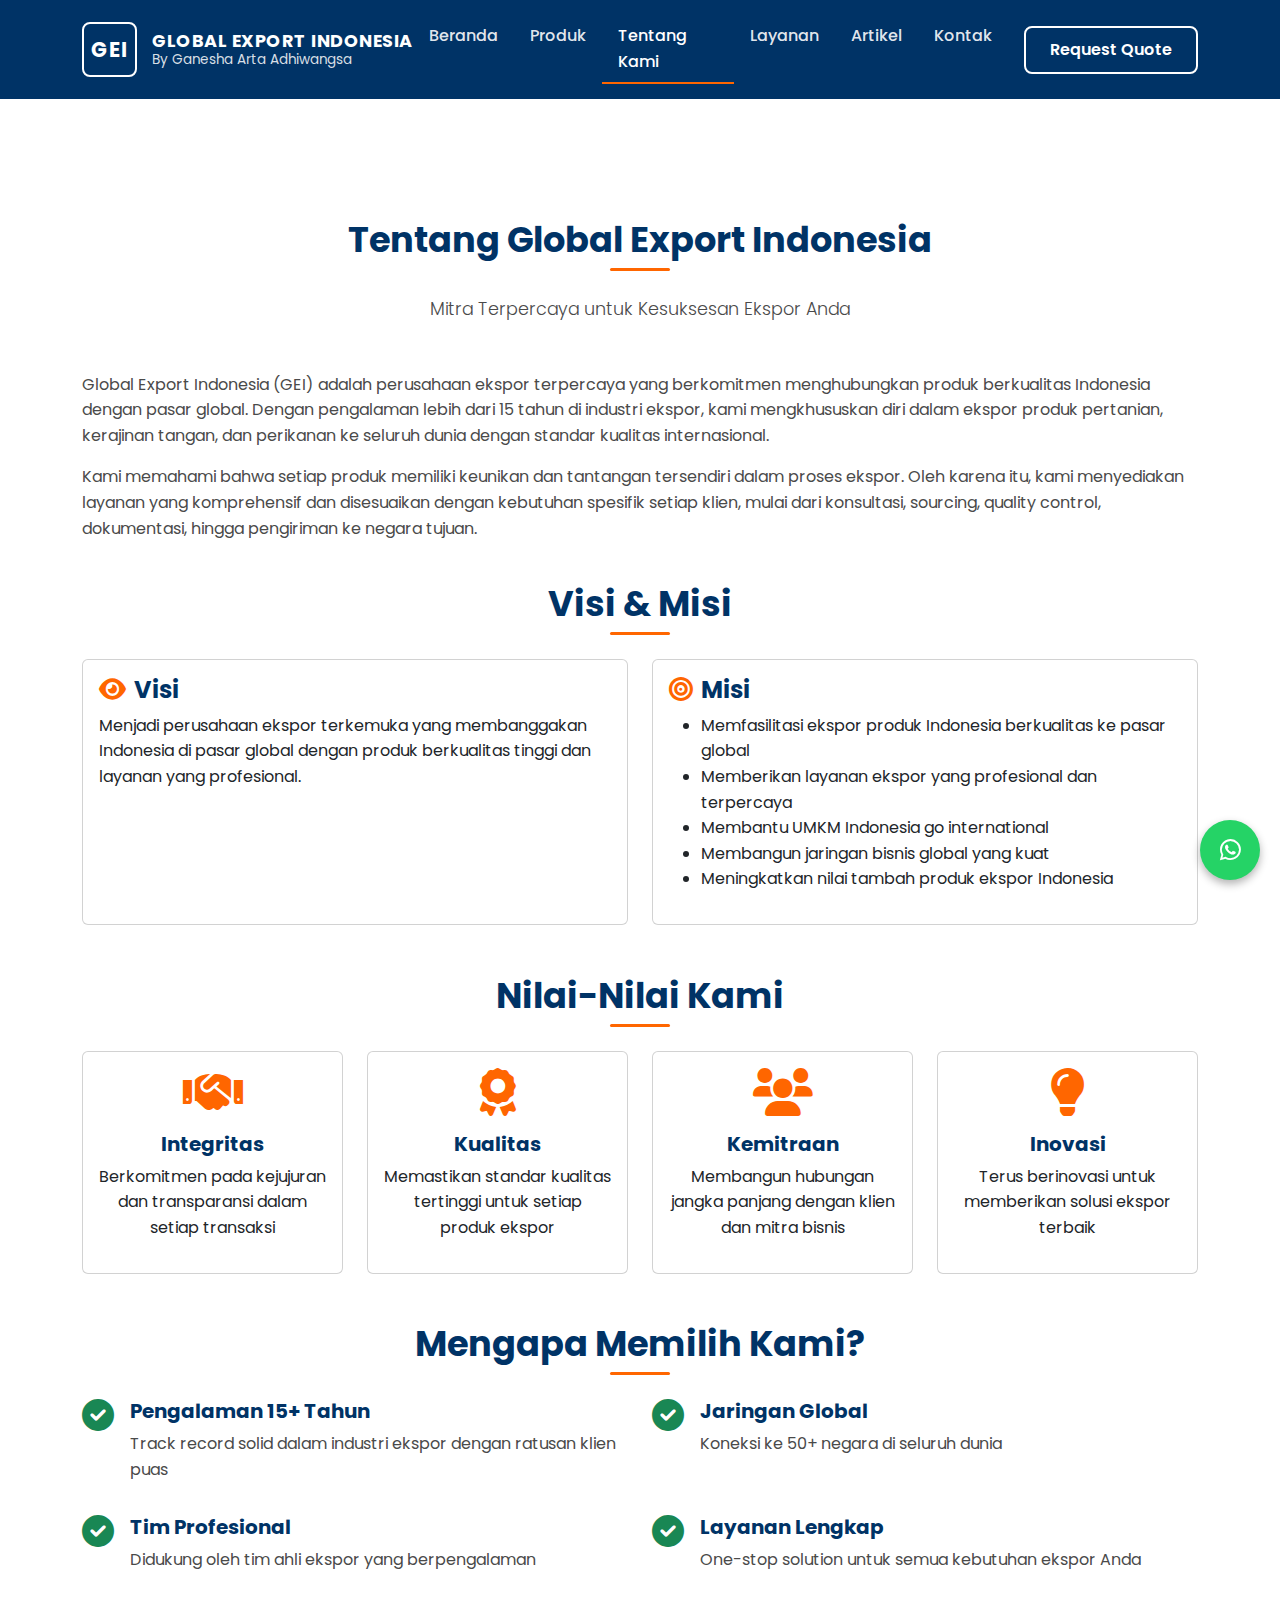
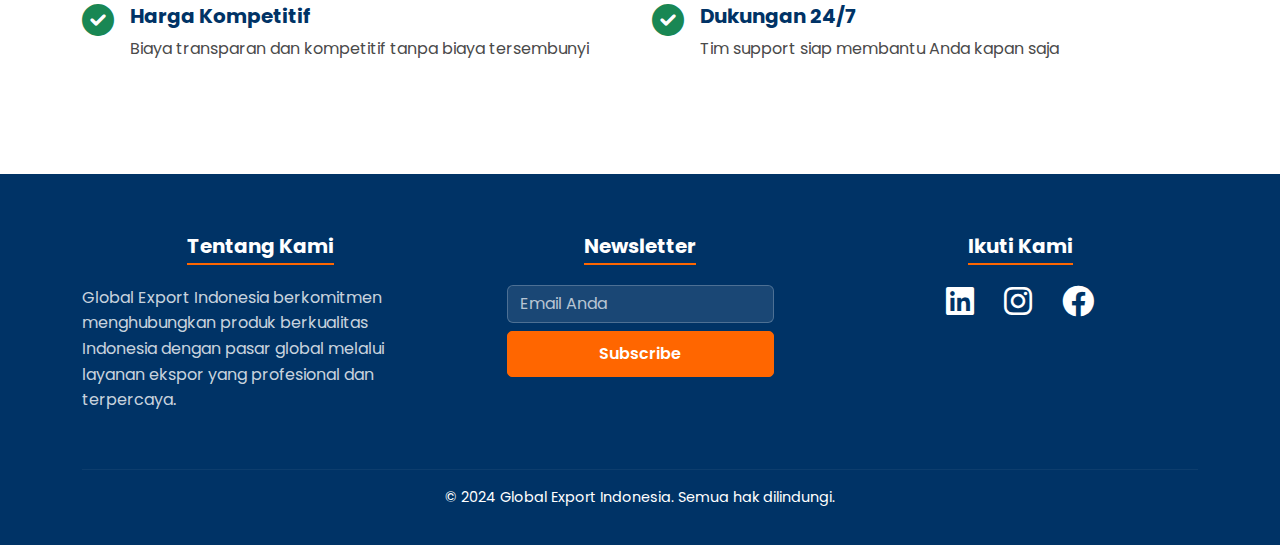
<file: Web Jkb 1/tentang-kami.html>
<!DOCTYPE html>
<html lang="id">
  <head>
    <meta charset="UTF-8" />
    <meta name="viewport" content="width=device-width, initial-scale=1.0" />
    <title>Tentang Kami - Global Export Indonesia</title>
    <meta
      name="description"
      content="Global Export Indonesia adalah perusahaan ekspor terpercaya yang berkomitmen menghubungkan produk berkualitas Indonesia dengan pasar global."
    />
    <!-- Bootstrap CSS -->
    <link
      href="https://cdn.jsdelivr.net/npm/bootstrap@5.3.0/dist/css/bootstrap.min.css"
      rel="stylesheet"
    />
    <!-- Font Awesome for Icons -->
    <link
      rel="stylesheet"
      href="https://cdnjs.cloudflare.com/ajax/libs/font-awesome/6.0.0/css/all.min.css"
    />
    <!-- Custom CSS -->
    <link rel="stylesheet" href="styles.css" />
  </head>
  <body>
    <!-- Navbar -->
    <nav class="navbar navbar-expand-lg navbar-dark">
      <div class="container">
        <div class="navbar-brand-wrapper">
          <div class="logo-box">
            <span class="logo-text">GEI</span>
          </div>
          <div class="brand-text">
            <div class="brand-name">GLOBAL EXPORT INDONESIA</div>
            <div class="brand-subtitle">By Ganesha Arta Adhiwangsa</div>
          </div>
        </div>
        <button
          class="navbar-toggler"
          type="button"
          data-bs-toggle="collapse"
          data-bs-target="#navbarNav"
        >
          <span class="navbar-toggler-icon"></span>
        </button>
        <div class="collapse navbar-collapse" id="navbarNav">
          <ul class="navbar-nav ms-auto">
            <li class="nav-item">
              <a class="nav-link" href="beranda.html">Beranda</a>
            </li>
            <li class="nav-item">
              <a class="nav-link" href="produk.html">Produk</a>
            </li>
            <li class="nav-item">
              <a class="nav-link active" href="tentang-kami.html"
                >Tentang Kami</a
              >
            </li>
            <li class="nav-item">
              <a class="nav-link" href="layanan.html">Layanan</a>
            </li>
            <li class="nav-item">
              <a class="nav-link" href="artikel.html">Artikel</a>
            </li>
            <li class="nav-item">
              <a class="nav-link" href="kontak.html">Kontak</a>
            </li>
          </ul>
          <button
            type="button"
            class="btn btn-consultation ms-3"
            data-bs-toggle="modal"
            data-bs-target="#consultationModal"
          >
            Request Quote
          </button>
        </div>
      </div>
    </nav>

    <!-- Tentang Kami Section -->
    <section id="about" class="section bg-white" style="padding-top: 120px">
      <div class="container">
        <h2 class="text-center mb-4">Tentang Global Export Indonesia</h2>
        <p class="lead text-center mb-5">
          Mitra Terpercaya untuk Kesuksesan Ekspor Anda
        </p>
        <p>
          Global Export Indonesia (GEI) adalah perusahaan ekspor terpercaya yang berkomitmen menghubungkan produk berkualitas Indonesia dengan pasar global. Dengan pengalaman lebih dari 15 tahun di industri ekspor, kami mengkhususkan diri dalam ekspor produk pertanian, kerajinan tangan, dan perikanan ke seluruh dunia dengan standar kualitas internasional.
        </p>
        <p>
          Kami memahami bahwa setiap produk memiliki keunikan dan tantangan tersendiri dalam proses ekspor. Oleh karena itu, kami menyediakan layanan yang komprehensif dan disesuaikan dengan kebutuhan spesifik setiap klien, mulai dari konsultasi, sourcing, quality control, dokumentasi, hingga pengiriman ke negara tujuan.
        </p>
        <br />
        
        <h2 class="text-center mb-4">Visi & Misi</h2>
        <div class="row">
          <div class="col-md-6 mb-4">
            <div class="card h-100">
              <div class="card-body">
                <h4><i class="fas fa-eye text-orange me-2"></i>Visi</h4>
                <p>
                  Menjadi perusahaan ekspor terkemuka yang membanggakan Indonesia di pasar global dengan produk berkualitas tinggi dan layanan yang profesional.
                </p>
              </div>
            </div>
          </div>
          <div class="col-md-6 mb-4">
            <div class="card h-100">
              <div class="card-body">
                <h4><i class="fas fa-bullseye text-orange me-2"></i>Misi</h4>
                <ul>
                  <li>Memfasilitasi ekspor produk Indonesia berkualitas ke pasar global</li>
                  <li>Memberikan layanan ekspor yang profesional dan terpercaya</li>
                  <li>Membantu UMKM Indonesia go international</li>
                  <li>Membangun jaringan bisnis global yang kuat</li>
                  <li>Meningkatkan nilai tambah produk ekspor Indonesia</li>
                </ul>
              </div>
            </div>
          </div>
        </div>

        <br />
        <h2 class="text-center mb-4">Nilai-Nilai Kami</h2>
        <div class="row">
          <div class="col-md-3 mb-4">
            <div class="card text-center h-100">
              <div class="card-body">
                <i class="fas fa-handshake fa-3x text-orange mb-3"></i>
                <h5>Integritas</h5>
                <p>Berkomitmen pada kejujuran dan transparansi dalam setiap transaksi</p>
              </div>
            </div>
          </div>
          <div class="col-md-3 mb-4">
            <div class="card text-center h-100">
              <div class="card-body">
                <i class="fas fa-award fa-3x text-orange mb-3"></i>
                <h5>Kualitas</h5>
                <p>Memastikan standar kualitas tertinggi untuk setiap produk ekspor</p>
              </div>
            </div>
          </div>
          <div class="col-md-3 mb-4">
            <div class="card text-center h-100">
              <div class="card-body">
                <i class="fas fa-users fa-3x text-orange mb-3"></i>
                <h5>Kemitraan</h5>
                <p>Membangun hubungan jangka panjang dengan klien dan mitra bisnis</p>
              </div>
            </div>
          </div>
          <div class="col-md-3 mb-4">
            <div class="card text-center h-100">
              <div class="card-body">
                <i class="fas fa-lightbulb fa-3x text-orange mb-3"></i>
                <h5>Inovasi</h5>
                <p>Terus berinovasi untuk memberikan solusi ekspor terbaik</p>
              </div>
            </div>
          </div>
        </div>

        <br />
        <h2 class="text-center mb-4">Mengapa Memilih Kami?</h2>
        <div class="row">
          <div class="col-md-6 mb-3">
            <div class="d-flex">
              <i class="fas fa-check-circle text-success fa-2x me-3"></i>
              <div>
                <h5>Pengalaman 15+ Tahun</h5>
                <p>Track record solid dalam industri ekspor dengan ratusan klien puas</p>
              </div>
            </div>
          </div>
          <div class="col-md-6 mb-3">
            <div class="d-flex">
              <i class="fas fa-check-circle text-success fa-2x me-3"></i>
              <div>
                <h5>Jaringan Global</h5>
                <p>Koneksi ke 50+ negara di seluruh dunia</p>
              </div>
            </div>
          </div>
          <div class="col-md-6 mb-3">
            <div class="d-flex">
              <i class="fas fa-check-circle text-success fa-2x me-3"></i>
              <div>
                <h5>Tim Profesional</h5>
                <p>Didukung oleh tim ahli ekspor yang berpengalaman</p>
              </div>
            </div>
          </div>
          <div class="col-md-6 mb-3">
            <div class="d-flex">
              <i class="fas fa-check-circle text-success fa-2x me-3"></i>
              <div>
                <h5>Layanan Lengkap</h5>
                <p>One-stop solution untuk semua kebutuhan ekspor Anda</p>
              </div>
            </div>
          </div>
          <div class="col-md-6 mb-3">
            <div class="d-flex">
              <i class="fas fa-check-circle text-success fa-2x me-3"></i>
              <div>
                <h5>Harga Kompetitif</h5>
                <p>Biaya transparan dan kompetitif tanpa biaya tersembunyi</p>
              </div>
            </div>
          </div>
          <div class="col-md-6 mb-3">
            <div class="d-flex">
              <i class="fas fa-check-circle text-success fa-2x me-3"></i>
              <div>
                <h5>Dukungan 24/7</h5>
                <p>Tim support siap membantu Anda kapan saja</p>
              </div>
            </div>
          </div>
        </div>
      </div>
    </section>

    <footer class="text-center">
      <div class="container">
        <div class="row">
          <div class="col-md-4 mb-4">
            <h5>Tentang Kami</h5>
            <p class="text-start" style="color: rgba(255, 255, 255, 0.8)">
              Global Export Indonesia berkomitmen menghubungkan produk berkualitas Indonesia dengan pasar global melalui layanan ekspor yang profesional dan terpercaya.
            </p>
          </div>
          <div class="col-md-4 mb-4">
            <h5>Newsletter</h5>
            <form
              id="newsletterForm"
              class="d-flex flex-column align-items-center"
            >
              <input
                type="email"
                class="form-control mb-2 w-75"
                placeholder="Email Anda"
                required
              />
              <button type="submit" class="btn btn-orange w-75">
                Subscribe
              </button>
            </form>
          </div>
          <div class="col-md-4 mb-4">
            <h5>Ikuti Kami</h5>
            <div class="footer-social">
              <a href="#" class="me-3"><i class="fab fa-linkedin fa-2x"></i></a>
              <a href="#" class="me-3"
                ><i class="fab fa-instagram fa-2x"></i
              ></a>
              <a href="#" class=""><i class="fab fa-facebook fa-2x"></i></a>
            </div>
          </div>
        </div>
        <hr style="border-color: rgba(255, 255, 255, 0.2)" />
        <p class="mt-3" style="font-size: 0.9em">
          &copy; 2024 Global Export Indonesia. Semua hak dilindungi.
        </p>
      </div>
    </footer>

    <!-- Modal Konsultasi Gratis -->
    <div
      class="modal fade"
      id="consultationModal"
      tabindex="-1"
      aria-labelledby="consultationModalLabel"
      aria-hidden="true"
    >
      <div class="modal-dialog modal-dialog-centered">
        <div class="modal-content">
          <div class="modal-header">
            <h5 class="modal-title" id="consultationModalLabel">
              <i class="fas fa-comments text-orange me-2"></i>Request Export Quote
            </h5>
            <button
              type="button"
              class="btn-close"
              data-bs-dismiss="modal"
              aria-label="Close"
            ></button>
          </div>
          <div class="modal-body">
            <p class="text-muted mb-4">
              Silakan isi data Anda untuk mendapatkan penawaran ekspor dan konsultasi dengan tim kami melalui WhatsApp.
            </p>
            <form id="freeConsultationForm">
              <div class="mb-3">
                <label for="fullName" class="form-label">
                  <i class="fas fa-user text-orange me-1"></i>Nama Lengkap
                  <span class="text-danger">*</span>
                </label>
                <input
                  type="text"
                  class="form-control"
                  id="fullName"
                  placeholder="Masukkan nama lengkap Anda"
                  required
                />
              </div>
              <div class="mb-3">
                <label for="companyName" class="form-label">
                  <i class="fas fa-building text-orange me-1"></i>Nama
                  Perusahaan
                  <span class="text-danger">*</span>
                </label>
                <input
                  type="text"
                  class="form-control"
                  id="companyName"
                  placeholder="Masukkan nama perusahaan Anda"
                  required
                />
              </div>
              <div class="mb-3">
                <label for="productType" class="form-label">
                  <i class="fas fa-box text-orange me-1"></i>Produk yang Ingin Diekspor
                  <span class="text-danger">*</span>
                </label>
                <input
                  type="text"
                  class="form-control"
                  id="productType"
                  placeholder="Contoh: Kopi Arabica, Kerajinan Rotan, Udang Beku"
                  required
                />
              </div>
              <div class="mb-3">
                <label for="phoneNumber" class="form-label">
                  <i class="fas fa-phone text-orange me-1"></i>No. Telepon
                  <span class="text-danger">*</span>
                </label>
                <input
                  type="tel"
                  class="form-control"
                  id="phoneNumber"
                  placeholder="Contoh: 08123456789"
                  required
                />
              </div>
              <div class="mb-3">
                <label for="emailAddress" class="form-label">
                  <i class="fas fa-envelope text-orange me-1"></i>Email
                  <span class="text-danger">*</span>
                </label>
                <input
                  type="email"
                  class="form-control"
                  id="emailAddress"
                  placeholder="contoh@email.com"
                  required
                />
              </div>
              <div class="d-grid">
                <button type="submit" class="btn btn-orange btn-lg">
                  <i class="fab fa-whatsapp me-2"></i>Request Quote via WhatsApp
                </button>
              </div>
            </form>
          </div>
        </div>
      </div>
    </div>

    <a
      href="https://wa.me/6285754828055"
      class="whatsapp-float"
      target="_blank"
    >
      <i class="fab fa-whatsapp"></i>
    </a>

    <script src="https://cdn.jsdelivr.net/npm/bootstrap@5.3.0/dist/js/bootstrap.bundle.min.js"></script>
    <script src="script.js"></script>
  </body>
</html>
</file>
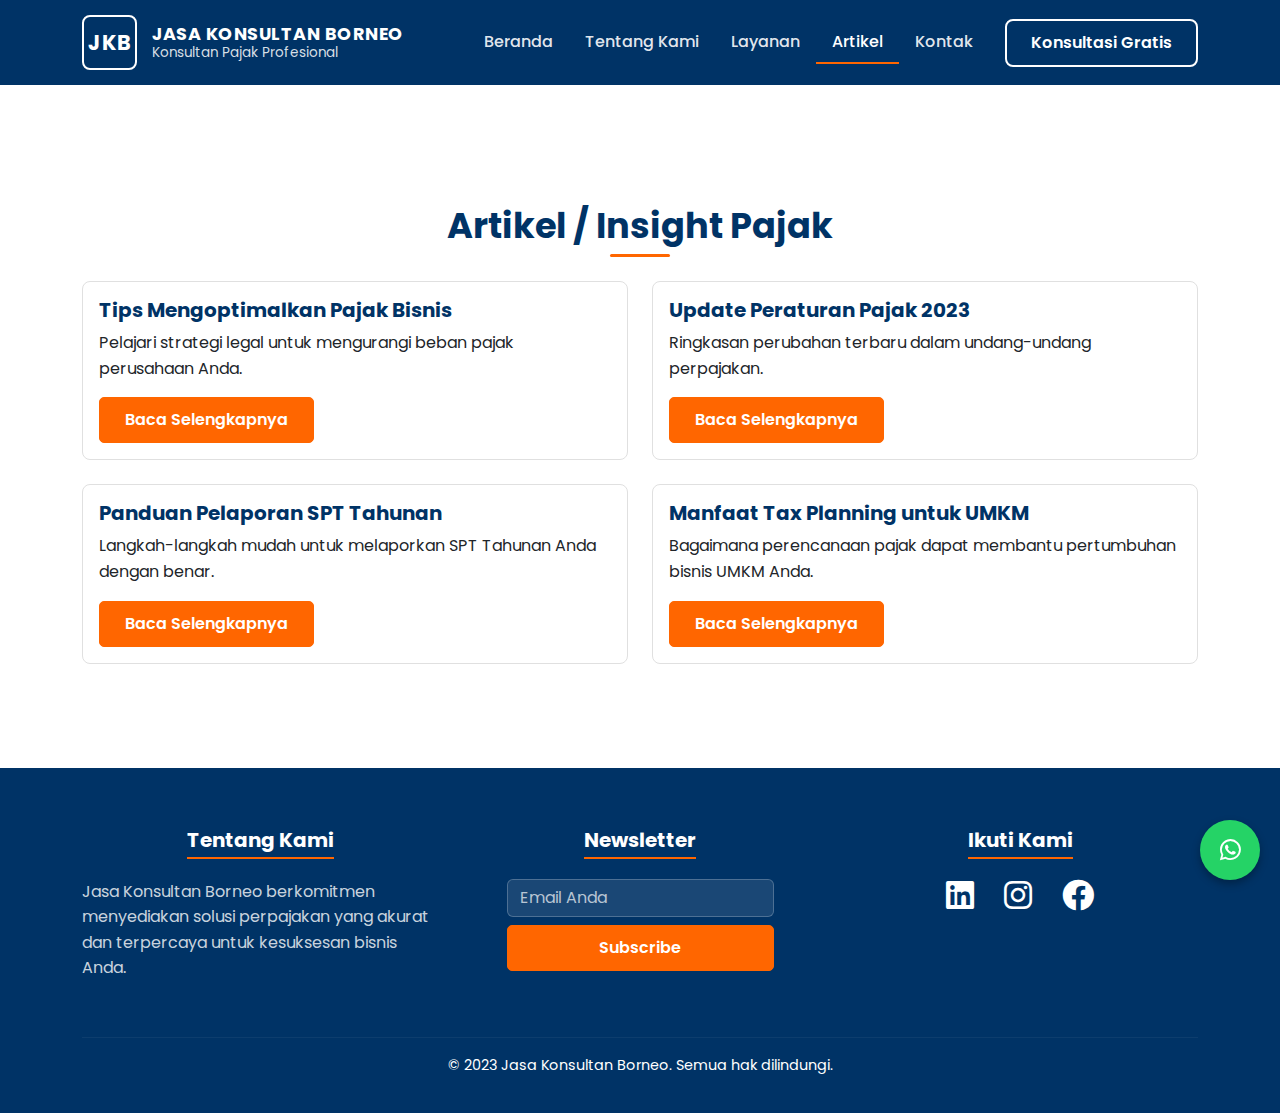
<file: Web Jkb/artikel.html>
<!DOCTYPE html>
<html lang="id">
  <head>
    <meta charset="UTF-8" />
    <meta name="viewport" content="width=device-width, initial-scale=1.0" />
    <title>Artikel - Jasa Konsultan Borneo</title>
    <meta
      name="description"
      content="Artikel dan insight pajak terbaru dari Jasa Konsultan Borneo."
    />
    <!-- Bootstrap CSS -->
    <link
      href="https://cdn.jsdelivr.net/npm/bootstrap@5.3.0/dist/css/bootstrap.min.css"
      rel="stylesheet"
    />
    <!-- Font Awesome for Icons -->
    <link
      rel="stylesheet"
      href="https://cdnjs.cloudflare.com/ajax/libs/font-awesome/6.0.0/css/all.min.css"
    />
    <!-- Custom CSS -->
    <link rel="stylesheet" href="styles.css" />
  </head>
  <body>
    <!-- Navbar -->
    <nav class="navbar navbar-expand-lg navbar-dark">
      <div class="container">
        <div class="navbar-brand-wrapper">
          <div class="logo-box">
            <span class="logo-text">JKB</span>
          </div>
          <div class="brand-text">
            <div class="brand-name">JASA KONSULTAN BORNEO</div>
            <div class="brand-subtitle">Konsultan Pajak Profesional</div>
          </div>
        </div>
        <button
          class="navbar-toggler"
          type="button"
          data-bs-toggle="collapse"
          data-bs-target="#navbarNav"
        >
          <span class="navbar-toggler-icon"></span>
        </button>
        <div class="collapse navbar-collapse" id="navbarNav">
          <ul class="navbar-nav ms-auto">
            <li class="nav-item">
              <a class="nav-link" href="beranda.html">Beranda</a>
            </li>
            <li class="nav-item">
              <a class="nav-link" href="tentang-kami.html">Tentang Kami</a>
            </li>
            <li class="nav-item">
              <a class="nav-link" href="layanan.html">Layanan</a>
            </li>
            <li class="nav-item">
              <a class="nav-link active" href="artikel.html">Artikel</a>
            </li>
            <li class="nav-item">
              <a class="nav-link" href="kontak.html">Kontak</a>
            </li>
          </ul>
          <button
            type="button"
            class="btn btn-consultation ms-3"
            data-bs-toggle="modal"
            data-bs-target="#consultationModal"
          >
            Konsultasi Gratis
          </button>
        </div>
      </div>
    </nav>

    <!-- Artikel Section -->
    <section id="articles" class="section bg-white" style="padding-top: 120px">
      <div class="container">
        <h2 class="text-center mb-4">Artikel / Insight Pajak</h2>
        <div class="row">
          <div class="col-md-6 mb-4">
            <div class="card">
              <div class="card-body">
                <h5>Tips Mengoptimalkan Pajak Bisnis</h5>
                <p>
                  Pelajari strategi legal untuk mengurangi beban pajak
                  perusahaan Anda.
                </p>
                <a href="#" class="btn btn-orange">Baca Selengkapnya</a>
              </div>
            </div>
          </div>
          <div class="col-md-6 mb-4">
            <div class="card">
              <div class="card-body">
                <h5>Update Peraturan Pajak 2023</h5>
                <p>
                  Ringkasan perubahan terbaru dalam undang-undang perpajakan.
                </p>
                <a href="#" class="btn btn-orange">Baca Selengkapnya</a>
              </div>
            </div>
          </div>
          <div class="col-md-6 mb-4">
            <div class="card">
              <div class="card-body">
                <h5>Panduan Pelaporan SPT Tahunan</h5>
                <p>
                  Langkah-langkah mudah untuk melaporkan SPT Tahunan Anda dengan
                  benar.
                </p>
                <a href="#" class="btn btn-orange">Baca Selengkapnya</a>
              </div>
            </div>
          </div>
          <div class="col-md-6 mb-4">
            <div class="card">
              <div class="card-body">
                <h5>Manfaat Tax Planning untuk UMKM</h5>
                <p>
                  Bagaimana perencanaan pajak dapat membantu pertumbuhan bisnis
                  UMKM Anda.
                </p>
                <a href="#" class="btn btn-orange">Baca Selengkapnya</a>
              </div>
            </div>
          </div>
        </div>
      </div>
    </section>

    <footer class="text-center">
      <div class="container">
        <div class="row">
          <div class="col-md-4 mb-4">
            <h5>Tentang Kami</h5>
            <p class="text-start" style="color: rgba(255, 255, 255, 0.8)">
              Jasa Konsultan Borneo berkomitmen menyediakan solusi perpajakan
              yang akurat dan terpercaya untuk kesuksesan bisnis Anda.
            </p>
          </div>
          <div class="col-md-4 mb-4">
            <h5>Newsletter</h5>
            <form
              id="newsletterForm"
              class="d-flex flex-column align-items-center"
            >
              <input
                type="email"
                class="form-control mb-2 w-75"
                placeholder="Email Anda"
                required
              />
              <button type="submit" class="btn btn-orange w-75">
                Subscribe
              </button>
            </form>
          </div>
          <div class="col-md-4 mb-4">
            <h5>Ikuti Kami</h5>
            <div class="footer-social">
              <a href="#" class="me-3"><i class="fab fa-linkedin fa-2x"></i></a>
              <a href="#" class="me-3"
                ><i class="fab fa-instagram fa-2x"></i
              ></a>
              <a href="#" class=""><i class="fab fa-facebook fa-2x"></i></a>
            </div>
          </div>
        </div>
        <hr style="border-color: rgba(255, 255, 255, 0.2)" />
        <p class="mt-3" style="font-size: 0.9em">
          &copy; 2023 Jasa Konsultan Borneo. Semua hak dilindungi.
        </p>
      </div>
    </footer>

    <!-- Modal Konsultasi Gratis -->
    <div
      class="modal fade"
      id="consultationModal"
      tabindex="-1"
      aria-labelledby="consultationModalLabel"
      aria-hidden="true"
    >
      <div class="modal-dialog modal-dialog-centered">
        <div class="modal-content">
          <div class="modal-header">
            <h5 class="modal-title" id="consultationModalLabel">
              <i class="fas fa-comments text-orange me-2"></i>Konsultasi Gratis
            </h5>
            <button
              type="button"
              class="btn-close"
              data-bs-dismiss="modal"
              aria-label="Close"
            ></button>
          </div>
          <div class="modal-body">
            <p class="text-muted mb-4">
              Silakan isi data Anda untuk memulai konsultasi gratis dengan tim
              kami melalui WhatsApp.
            </p>
            <form id="freeConsultationForm">
              <div class="mb-3">
                <label for="fullName" class="form-label">
                  <i class="fas fa-user text-orange me-1"></i>Nama Lengkap
                  <span class="text-danger">*</span>
                </label>
                <input
                  type="text"
                  class="form-control"
                  id="fullName"
                  placeholder="Masukkan nama lengkap Anda"
                  required
                />
              </div>
              <div class="mb-3">
                <label for="companyName" class="form-label">
                  <i class="fas fa-building text-orange me-1"></i>Nama
                  Perusahaan/Bisnis Anda
                  <span class="text-danger">*</span>
                </label>
                <input
                  type="text"
                  class="form-control"
                  id="companyName"
                  placeholder="Masukkan nama perusahaan atau bisnis Anda"
                  required
                />
              </div>
              <div class="mb-3">
                <label for="phoneNumber" class="form-label">
                  <i class="fas fa-phone text-orange me-1"></i>No. Telepon
                  <span class="text-danger">*</span>
                </label>
                <input
                  type="tel"
                  class="form-control"
                  id="phoneNumber"
                  placeholder="Contoh: 08123456789"
                  required
                />
              </div>
              <div class="mb-3">
                <label for="emailAddress" class="form-label">
                  <i class="fas fa-envelope text-orange me-1"></i>Email
                  <span class="text-danger">*</span>
                </label>
                <input
                  type="email"
                  class="form-control"
                  id="emailAddress"
                  placeholder="contoh@email.com"
                  required
                />
              </div>
              <div class="d-grid">
                <button type="submit" class="btn btn-orange btn-lg">
                  <i class="fab fa-whatsapp me-2"></i>Daftar & Hubungi via
                  WhatsApp
                </button>
              </div>
            </form>
          </div>
        </div>
      </div>
    </div>

    <a
      href="https://wa.me/6285754828055"
      class="whatsapp-float"
      target="_blank"
    >
      <i class="fab fa-whatsapp"></i>
    </a>

    <script src="https://cdn.jsdelivr.net/npm/bootstrap@5.3.0/dist/js/bootstrap.bundle.min.js"></script>
    <script src="script.js"></script>
  </body>
</html>
</file>
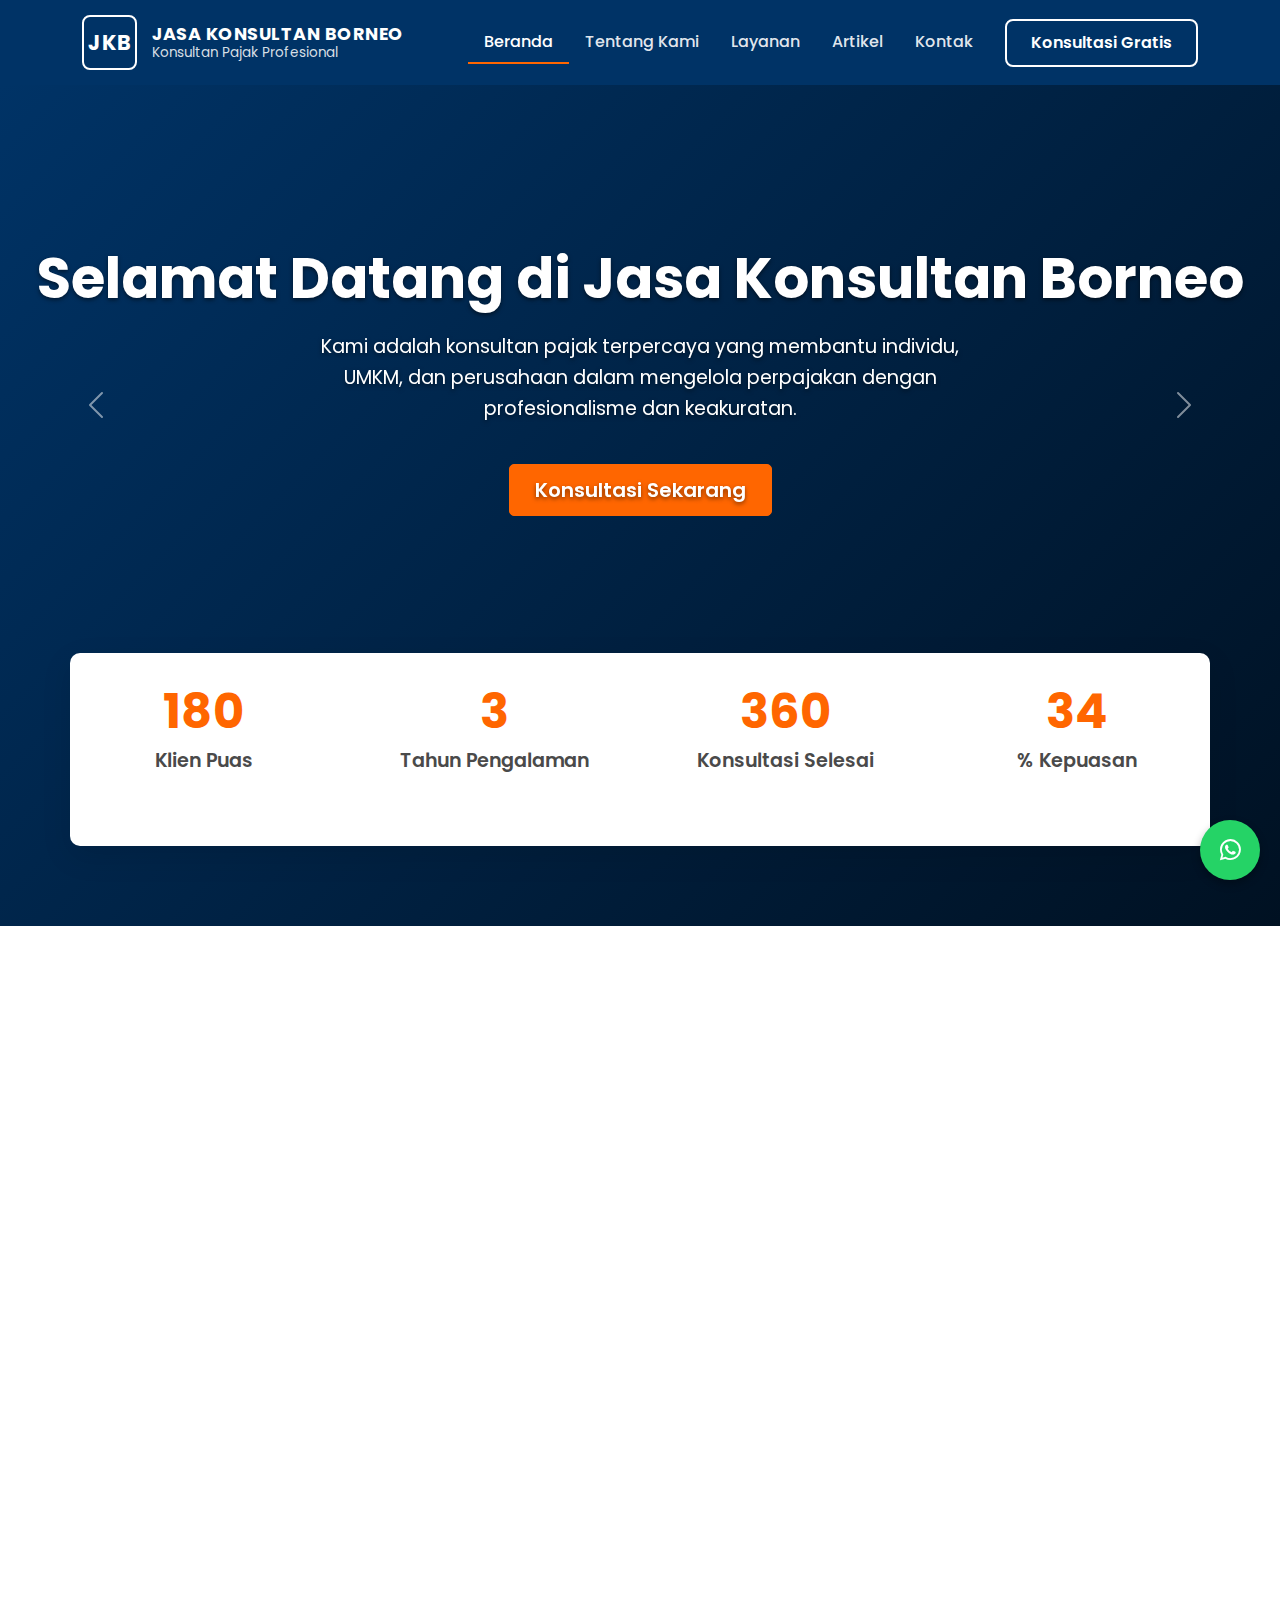
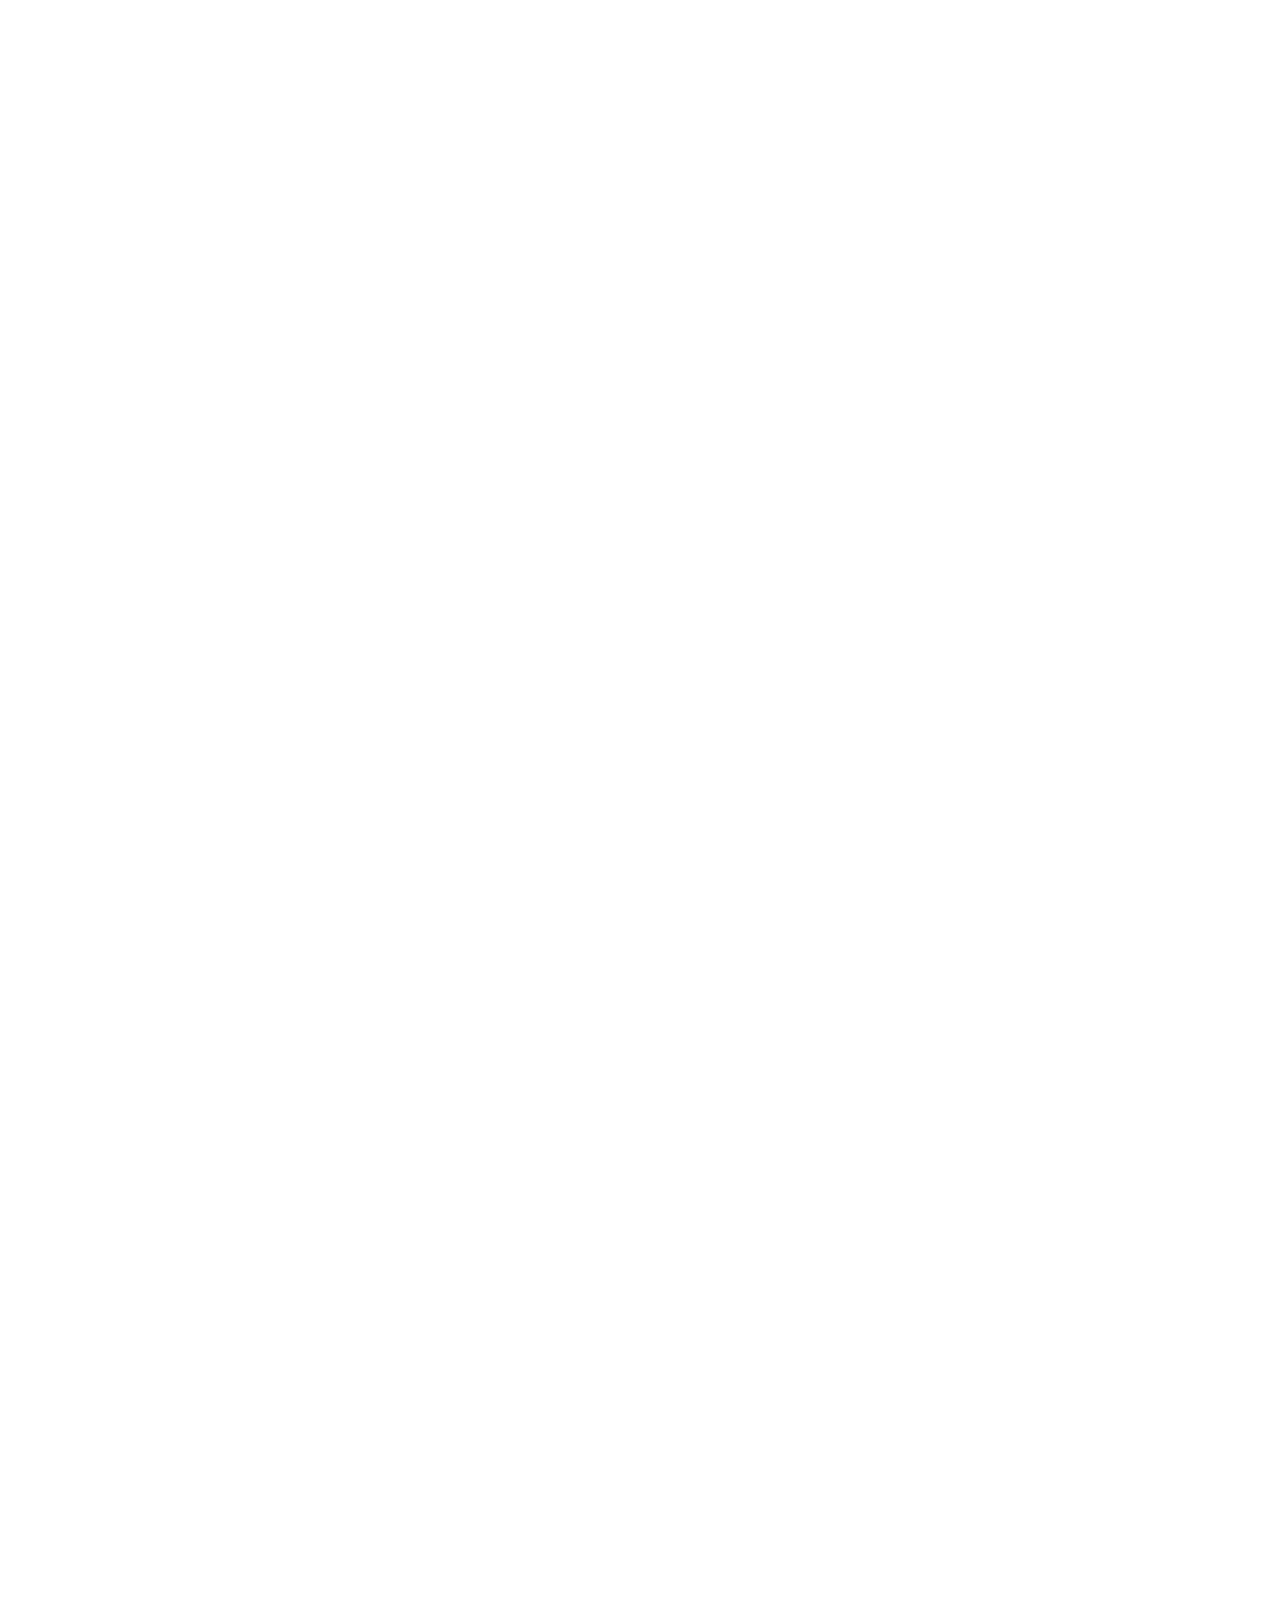
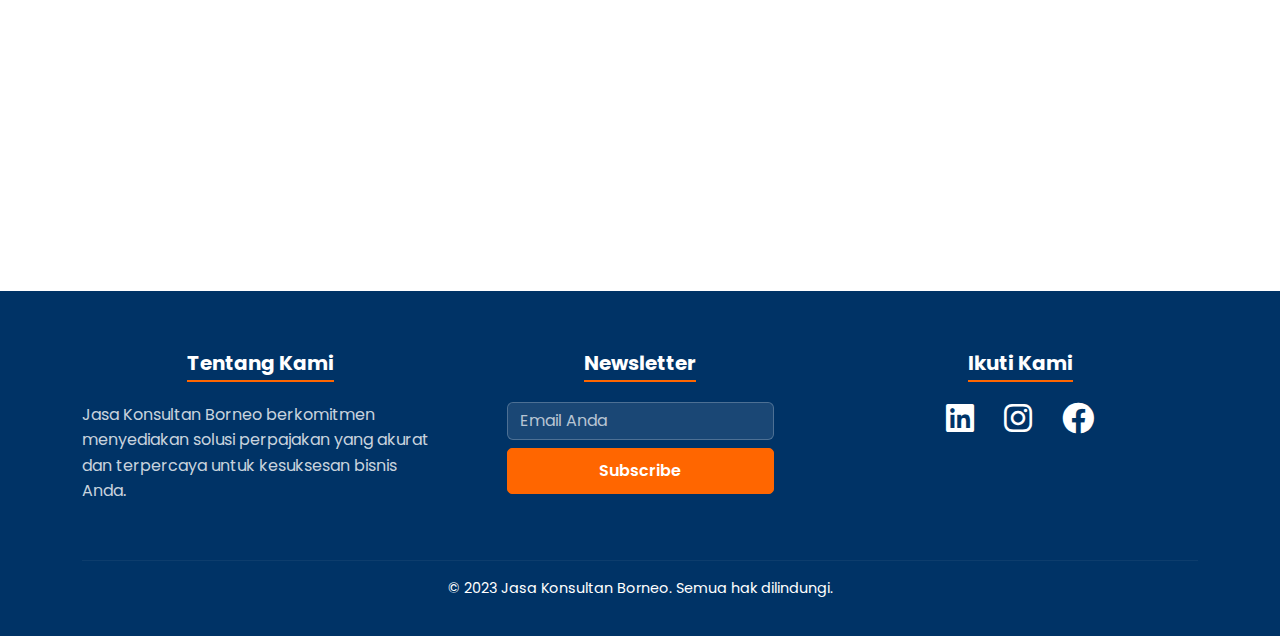
<file: Web Jkb/beranda.html>
<!DOCTYPE html>
<html lang="id">
  <head>
    <meta charset="UTF-8" />
    <meta name="viewport" content="width=device-width, initial-scale=1.0" />
    <title>Beranda - Jasa Konsultan Borneo</title>
    <meta
      name="description"
      content="Jasa Konsultan Borneo menyediakan layanan konsultasi pajak, tax planning, dan pendampingan pemeriksaan pajak untuk individu, UMKM, dan perusahaan."
    />
    <!-- Bootstrap CSS -->
    <link
      href="https://cdn.jsdelivr.net/npm/bootstrap@5.3.0/dist/css/bootstrap.min.css"
      rel="stylesheet"
    />
    <!-- Font Awesome for Icons -->
    <link
      rel="stylesheet"
      href="https://cdnjs.cloudflare.com/ajax/libs/font-awesome/6.0.0/css/all.min.css"
    />
    <!-- Custom CSS -->
    <link rel="stylesheet" href="styles.css" />
  </head>
  <body>
    <!-- Navbar -->
    <nav class="navbar navbar-expand-lg navbar-dark">
      <div class="container">
        <div class="navbar-brand-wrapper">
          <div class="logo-box">
            <span class="logo-text">JKB</span>
          </div>
          <div class="brand-text">
            <div class="brand-name">JASA KONSULTAN BORNEO</div>
            <div class="brand-subtitle">Konsultan Pajak Profesional</div>
          </div>
        </div>
        <button
          class="navbar-toggler"
          type="button"
          data-bs-toggle="collapse"
          data-bs-target="#navbarNav"
        >
          <span class="navbar-toggler-icon"></span>
        </button>
        <div class="collapse navbar-collapse" id="navbarNav">
          <ul class="navbar-nav ms-auto">
            <li class="nav-item">
              <a class="nav-link active" href="beranda.html">Beranda</a>
            </li>
            <li class="nav-item">
              <a class="nav-link" href="tentang-kami.html">Tentang Kami</a>
            </li>
            <li class="nav-item">
              <a class="nav-link" href="layanan.html">Layanan</a>
            </li>
            <li class="nav-item">
              <a class="nav-link" href="artikel.html">Artikel</a>
            </li>
            <li class="nav-item">
              <a class="nav-link" href="kontak.html">Kontak</a>
            </li>
          </ul>
          <button
            type="button"
            class="btn btn-consultation ms-3"
            data-bs-toggle="modal"
            data-bs-target="#consultationModal"
          >
            Konsultasi Gratis
          </button>
        </div>
      </div>
    </nav>

    <!-- Home Section with Carousel -->
    <section id="home" class="hero">
      <div id="heroCarousel" class="carousel slide" data-bs-ride="carousel">
        <div class="carousel-inner">
          <div class="carousel-item active">
            <div class="hero-content text-center">
              <h1>Selamat Datang di Jasa Konsultan Borneo</h1>
              <p>
                Kami adalah konsultan pajak terpercaya yang membantu individu,
                UMKM, dan perusahaan dalam mengelola perpajakan dengan
                profesionalisme dan keakuratan.
              </p>
              <a href="kontak.html" class="btn btn-orange btn-lg"
                >Konsultasi Sekarang</a
              >
            </div>
          </div>
          <div class="carousel-item">
            <div class="hero-content text-center">
              <h1>Keunggulan Kami</h1>
              <p>
                Pengalaman bertahun-tahun, layanan cepat, dan solusi pajak yang
                sesuai hukum.
              </p>
              <a href="layanan.html" class="btn btn-orange btn-lg"
                >Lihat Layanan</a
              >
            </div>
          </div>
        </div>
        <button
          class="carousel-control-prev"
          type="button"
          data-bs-target="#heroCarousel"
          data-bs-slide="prev"
        >
          <span class="carousel-control-prev-icon" aria-hidden="true"></span>
        </button>
        <button
          class="carousel-control-next"
          type="button"
          data-bs-target="#heroCarousel"
          data-bs-slide="next"
        >
          <span class="carousel-control-next-icon" aria-hidden="true"></span>
        </button>
      </div>
      <!-- Counter Stats -->
      <div class="container stats mt-5">
        <div class="row text-center">
          <div class="col-md-3">
            <h2 class="counter" data-target="500">0</h2>
            <p>Klien Puas</p>
          </div>
          <div class="col-md-3">
            <h2 class="counter" data-target="10">0</h2>
            <p>Tahun Pengalaman</p>
          </div>
          <div class="col-md-3">
            <h2 class="counter" data-target="1000">0</h2>
            <p>Konsultasi Selesai</p>
          </div>
          <div class="col-md-3">
            <h2 class="counter" data-target="95">0</h2>
            <p>% Kepuasan</p>
          </div>
        </div>
      </div>
    </section>

    <!-- Mengapa Memilih Kami Section -->
    <section class="section bg-white fade-in">
      <div class="container">
        <h2 class="text-center mb-5">Mengapa Memilih Kami?</h2>
        <div class="row">
          <div class="col-md-3 mb-4 text-center">
            <div class="feature-icon mb-3">
              <i class="fas fa-shield-alt fa-4x text-orange"></i>
            </div>
            <h5>Terpercaya & Berpengalaman</h5>
            <p>
              Lebih dari 10 tahun pengalaman dalam konsultasi pajak dengan track
              record yang solid
            </p>
          </div>
          <div class="col-md-3 mb-4 text-center">
            <div class="feature-icon mb-3">
              <i class="fas fa-users fa-4x text-orange"></i>
            </div>
            <h5>Tim Profesional</h5>
            <p>
              Didukung oleh tim konsultan pajak bersertifikat dan berpengalaman
            </p>
          </div>
          <div class="col-md-3 mb-4 text-center">
            <div class="feature-icon mb-3">
              <i class="fas fa-clock fa-4x text-orange"></i>
            </div>
            <h5>Layanan Cepat</h5>
            <p>Respon cepat dan penyelesaian masalah perpajakan yang efisien</p>
          </div>
          <div class="col-md-3 mb-4 text-center">
            <div class="feature-icon mb-3">
              <i class="fas fa-chart-line fa-4x text-orange"></i>
            </div>
            <h5>Solusi Optimal</h5>
            <p>
              Strategi perpajakan yang disesuaikan dengan kebutuhan bisnis Anda
            </p>
          </div>
        </div>
      </div>
    </section>

    <!-- Layanan Unggulan Section -->
    <section class="section bg-light fade-in">
      <div class="container">
        <h2 class="text-center mb-5">Layanan Unggulan Kami</h2>
        <div class="row">
          <div class="col-md-4 mb-4">
            <div class="card service-card h-100">
              <div class="card-body text-center">
                <i
                  class="fas fa-calculator fa-3x mb-3"
                  style="color: var(--color-secondary)"
                ></i>
                <h5>Konsultasi Pajak</h5>
                <p>
                  Bimbingan ahli untuk pertanyaan seputar pajak pribadi dan
                  bisnis Anda
                </p>
                <a href="layanan.html" class="btn btn-orange btn-sm"
                  >Selengkapnya</a
                >
              </div>
            </div>
          </div>
          <div class="col-md-4 mb-4">
            <div class="card service-card h-100">
              <div class="card-body text-center">
                <i
                  class="fas fa-chart-line fa-3x mb-3"
                  style="color: var(--color-secondary)"
                ></i>
                <h5>Tax Planning</h5>
                <p>
                  Perencanaan pajak strategis untuk mengoptimalkan keuangan
                  bisnis Anda
                </p>
                <a href="layanan.html" class="btn btn-orange btn-sm"
                  >Selengkapnya</a
                >
              </div>
            </div>
          </div>
          <div class="col-md-4 mb-4">
            <div class="card service-card h-100">
              <div class="card-body text-center">
                <i
                  class="fas fa-file-invoice fa-3x mb-3"
                  style="color: var(--color-secondary)"
                ></i>
                <h5>Pelaporan Pajak</h5>
                <p>
                  Layanan pelaporan SPT yang akurat dan tepat waktu untuk
                  kepatuhan Anda
                </p>
                <a href="layanan.html" class="btn btn-orange btn-sm"
                  >Selengkapnya</a
                >
              </div>
            </div>
          </div>
        </div>
        <div class="text-center mt-4">
          <a href="layanan.html" class="btn btn-outline-primary btn-lg"
            >Lihat Semua Layanan</a
          >
        </div>
      </div>
    </section>

    <!-- Proses Kerja Section -->
    <section class="section bg-white fade-in">
      <div class="container">
        <h2 class="text-center mb-5">Proses Kerja Kami</h2>
        <div class="row">
          <div class="col-md-3 mb-4">
            <div class="text-center">
              <div class="process-number mb-3">1</div>
              <h5>Konsultasi Awal</h5>
              <p>Diskusi kebutuhan perpajakan Anda dengan tim kami</p>
            </div>
          </div>
          <div class="col-md-3 mb-4">
            <div class="text-center">
              <div class="process-number mb-3">2</div>
              <h5>Analisis</h5>
              <p>Evaluasi mendalam terhadap kondisi perpajakan Anda</p>
            </div>
          </div>
          <div class="col-md-3 mb-4">
            <div class="text-center">
              <div class="process-number mb-3">3</div>
              <h5>Solusi</h5>
              <p>Penyusunan strategi dan solusi perpajakan yang tepat</p>
            </div>
          </div>
          <div class="col-md-3 mb-4">
            <div class="text-center">
              <div class="process-number mb-3">4</div>
              <h5>Implementasi</h5>
              <p>Pelaksanaan dan monitoring solusi perpajakan</p>
            </div>
          </div>
        </div>
      </div>
    </section>

    <!-- Testimoni Section -->
    <section id="testimonials" class="section bg-light fade-in">
      <div class="container">
        <h2 class="text-center mb-5">Apa Kata Klien Kami</h2>
        <div class="row">
          <div class="col-md-4 mb-4">
            <div class="card h-100">
              <div class="card-body">
                <div class="mb-3">
                  <i class="fas fa-star text-warning"></i>
                  <i class="fas fa-star text-warning"></i>
                  <i class="fas fa-star text-warning"></i>
                  <i class="fas fa-star text-warning"></i>
                  <i class="fas fa-star text-warning"></i>
                </div>
                <p>
                  "Layanan konsultasi pajak yang sangat profesional! Tim JKB
                  membantu UMKM saya dalam mengoptimalkan pajak dengan cara yang
                  legal dan efisien."
                </p>
                <cite>- Ahmad Hidayat, Pemilik UMKM Borneo Mart</cite>
              </div>
            </div>
          </div>
          <div class="col-md-4 mb-4">
            <div class="card h-100">
              <div class="card-body">
                <div class="mb-3">
                  <i class="fas fa-star text-warning"></i>
                  <i class="fas fa-star text-warning"></i>
                  <i class="fas fa-star text-warning"></i>
                  <i class="fas fa-star text-warning"></i>
                  <i class="fas fa-star text-warning"></i>
                </div>
                <p>
                  "Sangat puas dengan layanan tax planning dari JKB. Mereka
                  membantu perusahaan kami menghemat biaya pajak secara
                  signifikan dengan strategi yang tepat."
                </p>
                <cite>- Siti Nurhaliza, Finance Manager PT Sejahtera</cite>
              </div>
            </div>
          </div>
          <div class="col-md-4 mb-4">
            <div class="card h-100">
              <div class="card-body">
                <div class="mb-3">
                  <i class="fas fa-star text-warning"></i>
                  <i class="fas fa-star text-warning"></i>
                  <i class="fas fa-star text-warning"></i>
                  <i class="fas fa-star text-warning"></i>
                  <i class="fas fa-star text-warning"></i>
                </div>
                <p>
                  "Respon cepat dan solusi yang tepat! JKB membantu kami
                  menyelesaikan masalah perpajakan dengan profesional. Highly
                  recommended!"
                </p>
                <cite>- Budi Santoso, Direktur CV Maju Jaya</cite>
              </div>
            </div>
          </div>
        </div>
      </div>
    </section>

    <!-- CTA Section -->
    <section class="section bg-white fade-in">
      <div class="container">
        <div class="row align-items-center">
          <div class="col-md-8">
            <h2>Siap Mengoptimalkan Perpajakan Bisnis Anda?</h2>
            <p class="lead">
              Hubungi kami sekarang untuk konsultasi gratis dan dapatkan solusi
              perpajakan terbaik untuk bisnis Anda!
            </p>
          </div>
          <div class="col-md-4 text-center">
            <button
              type="button"
              class="btn btn-orange btn-lg"
              data-bs-toggle="modal"
              data-bs-target="#consultationModal"
            >
              <i class="fas fa-phone-alt me-2"></i>Konsultasi Gratis
            </button>
          </div>
        </div>
      </div>
    </section>

    <footer class="text-center">
      <div class="container">
        <div class="row">
          <div class="col-md-4 mb-4">
            <h5>Tentang Kami</h5>
            <p class="text-start" style="color: rgba(255, 255, 255, 0.8)">
              Jasa Konsultan Borneo berkomitmen menyediakan solusi perpajakan
              yang akurat dan terpercaya untuk kesuksesan bisnis Anda.
            </p>
          </div>
          <div class="col-md-4 mb-4">
            <h5>Newsletter</h5>
            <form
              id="newsletterForm"
              class="d-flex flex-column align-items-center"
            >
              <input
                type="email"
                class="form-control mb-2 w-75"
                placeholder="Email Anda"
                required
              />
              <button type="submit" class="btn btn-orange w-75">
                Subscribe
              </button>
            </form>
          </div>
          <div class="col-md-4 mb-4">
            <h5>Ikuti Kami</h5>
            <div class="footer-social">
              <a href="#" class="me-3"><i class="fab fa-linkedin fa-2x"></i></a>
              <a href="#" class="me-3"
                ><i class="fab fa-instagram fa-2x"></i
              ></a>
              <a href="#" class=""><i class="fab fa-facebook fa-2x"></i></a>
            </div>
          </div>
        </div>
        <hr style="border-color: rgba(255, 255, 255, 0.2)" />
        <p class="mt-3" style="font-size: 0.9em">
          &copy; 2023 Jasa Konsultan Borneo. Semua hak dilindungi.
        </p>
      </div>
    </footer>

    <!-- Modal Konsultasi Gratis -->
    <div
      class="modal fade"
      id="consultationModal"
      tabindex="-1"
      aria-labelledby="consultationModalLabel"
      aria-hidden="true"
    >
      <div class="modal-dialog modal-dialog-centered">
        <div class="modal-content">
          <div class="modal-header">
            <h5 class="modal-title" id="consultationModalLabel">
              <i class="fas fa-comments text-orange me-2"></i>Konsultasi Gratis
            </h5>
            <button
              type="button"
              class="btn-close"
              data-bs-dismiss="modal"
              aria-label="Close"
            ></button>
          </div>
          <div class="modal-body">
            <p class="text-muted mb-4">
              Silakan isi data Anda untuk memulai konsultasi gratis dengan tim
              kami melalui WhatsApp.
            </p>
            <form id="freeConsultationForm">
              <div class="mb-3">
                <label for="fullName" class="form-label">
                  <i class="fas fa-user text-orange me-1"></i>Nama Lengkap
                  <span class="text-danger">*</span>
                </label>
                <input
                  type="text"
                  class="form-control"
                  id="fullName"
                  placeholder="Masukkan nama lengkap Anda"
                  required
                />
              </div>
              <div class="mb-3">
                <label for="companyName" class="form-label">
                  <i class="fas fa-building text-orange me-1"></i>Nama
                  Perusahaan/Bisnis Anda
                  <span class="text-danger">*</span>
                </label>
                <input
                  type="text"
                  class="form-control"
                  id="companyName"
                  placeholder="Masukkan nama perusahaan atau bisnis Anda"
                  required
                />
              </div>
              <div class="mb-3">
                <label for="phoneNumber" class="form-label">
                  <i class="fas fa-phone text-orange me-1"></i>No. Telepon
                  <span class="text-danger">*</span>
                </label>
                <input
                  type="tel"
                  class="form-control"
                  id="phoneNumber"
                  placeholder="Contoh: 08123456789"
                  required
                />
              </div>
              <div class="mb-3">
                <label for="emailAddress" class="form-label">
                  <i class="fas fa-envelope text-orange me-1"></i>Email
                  <span class="text-danger">*</span>
                </label>
                <input
                  type="email"
                  class="form-control"
                  id="emailAddress"
                  placeholder="contoh@email.com"
                  required
                />
              </div>
              <div class="d-grid">
                <button type="submit" class="btn btn-orange btn-lg">
                  <i class="fab fa-whatsapp me-2"></i>Daftar & Hubungi via
                  WhatsApp
                </button>
              </div>
            </form>
          </div>
        </div>
      </div>
    </div>

    <a
      href="https://wa.me/6285754828055"
      class="whatsapp-float"
      target="_blank"
    >
      <i class="fab fa-whatsapp"></i>
    </a>

    <script src="https://cdn.jsdelivr.net/npm/bootstrap@5.3.0/dist/js/bootstrap.bundle.min.js"></script>
    <script src="script.js"></script>
  </body>
</html>
</file>
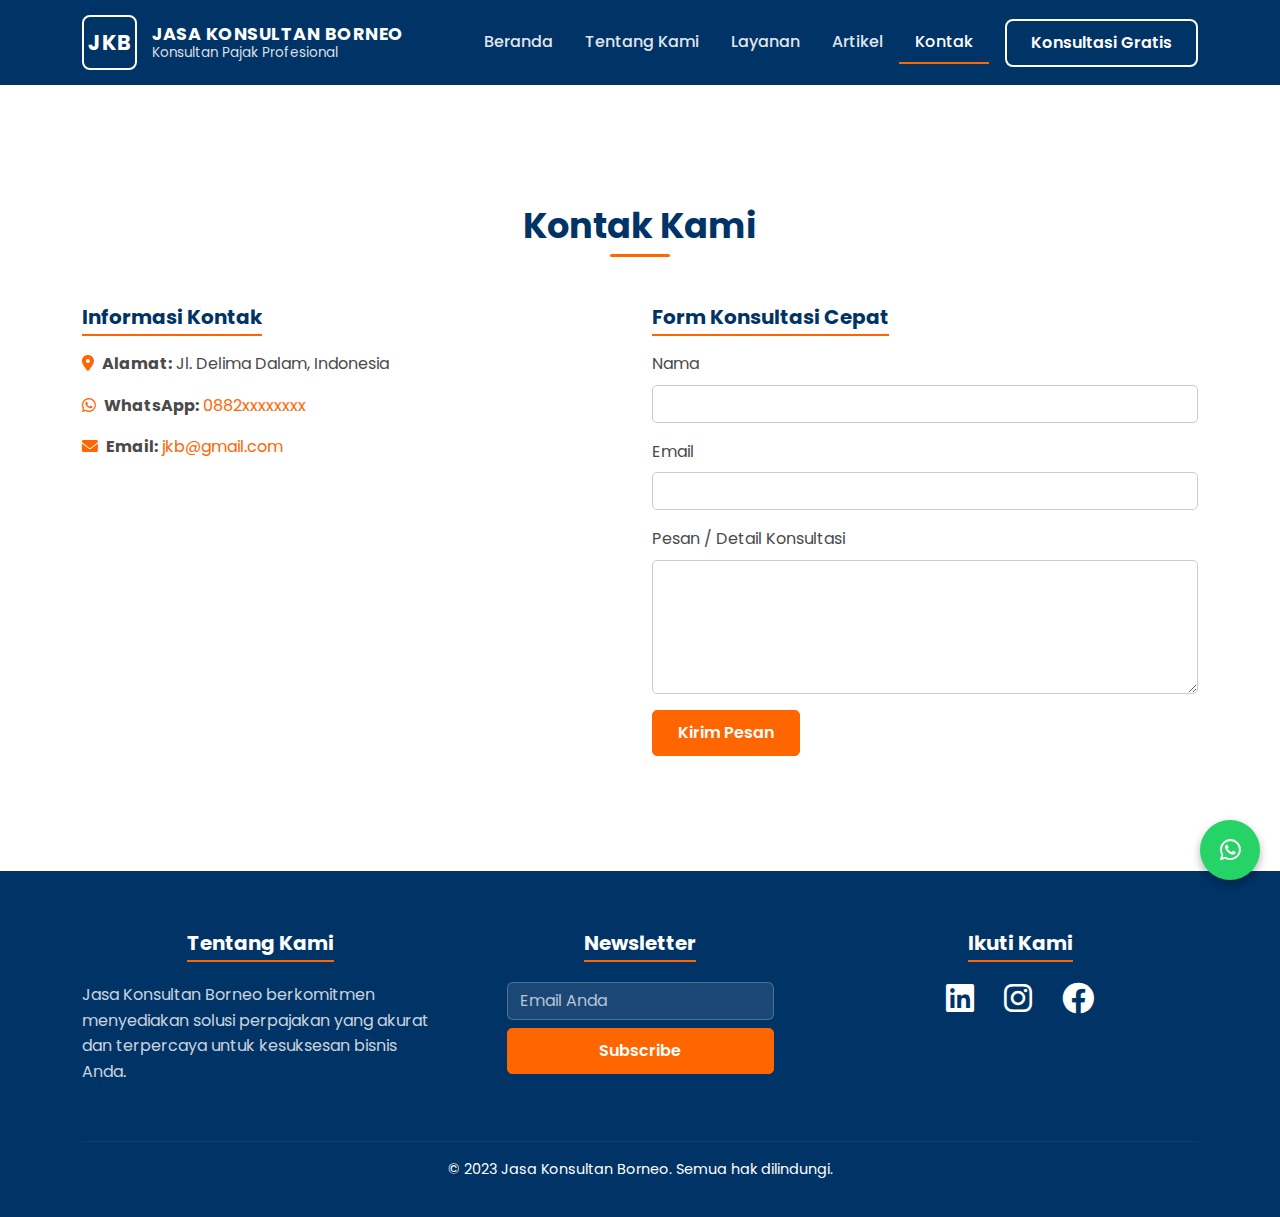
<file: Web Jkb/kontak.html>
<!DOCTYPE html>
<html lang="id">
  <head>
    <meta charset="UTF-8" />
    <meta name="viewport" content="width=device-width, initial-scale=1.0" />
    <title>Kontak - Jasa Konsultan Borneo</title>
    <meta
      name="description"
      content="Hubungi Jasa Konsultan Borneo untuk konsultasi pajak profesional."
    />
    <!-- Bootstrap CSS -->
    <link
      href="https://cdn.jsdelivr.net/npm/bootstrap@5.3.0/dist/css/bootstrap.min.css"
      rel="stylesheet"
    />
    <!-- Font Awesome for Icons -->
    <link
      rel="stylesheet"
      href="https://cdnjs.cloudflare.com/ajax/libs/font-awesome/6.0.0/css/all.min.css"
    />
    <!-- Custom CSS -->
    <link rel="stylesheet" href="styles.css" />
  </head>
  <body>
    <!-- Navbar -->
    <nav class="navbar navbar-expand-lg navbar-dark">
      <div class="container">
        <div class="navbar-brand-wrapper">
          <div class="logo-box">
            <span class="logo-text">JKB</span>
          </div>
          <div class="brand-text">
            <div class="brand-name">JASA KONSULTAN BORNEO</div>
            <div class="brand-subtitle">Konsultan Pajak Profesional</div>
          </div>
        </div>
        <button
          class="navbar-toggler"
          type="button"
          data-bs-toggle="collapse"
          data-bs-target="#navbarNav"
        >
          <span class="navbar-toggler-icon"></span>
        </button>
        <div class="collapse navbar-collapse" id="navbarNav">
          <ul class="navbar-nav ms-auto">
            <li class="nav-item">
              <a class="nav-link" href="beranda.html">Beranda</a>
            </li>
            <li class="nav-item">
              <a class="nav-link" href="tentang-kami.html">Tentang Kami</a>
            </li>
            <li class="nav-item">
              <a class="nav-link" href="layanan.html">Layanan</a>
            </li>
            <li class="nav-item">
              <a class="nav-link" href="artikel.html">Artikel</a>
            </li>
            <li class="nav-item">
              <a class="nav-link active" href="kontak.html">Kontak</a>
            </li>
          </ul>
          <button
            type="button"
            class="btn btn-consultation ms-3"
            data-bs-toggle="modal"
            data-bs-target="#consultationModal"
          >
            Konsultasi Gratis
          </button>
        </div>
      </div>
    </nav>

    <!-- Kontak Section -->
    <section id="contact" class="section bg-white" style="padding-top: 120px">
      <div class="container">
        <h2 class="text-center mb-5">Kontak Kami</h2>
        <div class="row">
          <div class="col-md-6">
            <h5>Informasi Kontak</h5>
            <p>
              <i class="fas fa-map-marker-alt text-orange me-2"></i
              ><strong>Alamat:</strong> Jl. Delima Dalam, Indonesia
            </p>
            <p>
              <i class="fab fa-whatsapp text-orange me-2"></i
              ><strong>WhatsApp:</strong>
              <a href="https://wa.me/6285754828055" target="_blank"
                >0882xxxxxxxx</a
              >
            </p>
            <p>
              <i class="fas fa-envelope text-orange me-2"></i
              ><strong>Email:</strong>
              <a href="mailto:jkb@gmail.com">jkb@gmail.com</a>
            </p>
            <div class="ratio ratio-16x9 mt-4">
              <iframe
                src="https://www.google.com/maps/embed?pb=!1m18!1m12!1m3!1d3989.658300000001!2d117.142000!3d-0.457000!2m3!1f0!2f0!3f0!3m2!1i1024!2i768!4f13.1!3m3!1m2!1s0x2df67439e6a00001%3A0x6b9d6e8e8e8e8e8e!2sJl.%20Delima%20Dalam!5e0!3m2!1sid!2sid!4v1678886400000"
                allowfullscreen=""
                loading="lazy"
              ></iframe>
            </div>
          </div>
          <div class="col-md-6">
            <h5>Form Konsultasi Cepat</h5>
            <form id="consultationForm">
              <div class="mb-3">
                <label for="name" class="form-label">Nama</label>
                <input type="text" class="form-control" id="name" required />
              </div>
              <div class="mb-3">
                <label for="email" class="form-label">Email</label>
                <input type="email" class="form-control" id="email" required />
              </div>
              <div class="mb-3">
                <label for="message" class="form-label"
                  >Pesan / Detail Konsultasi</label
                >
                <textarea
                  class="form-control"
                  id="message"
                  rows="5"
                  required
                ></textarea>
              </div>
              <button type="submit" class="btn btn-orange">Kirim Pesan</button>
            </form>
          </div>
        </div>
      </div>
    </section>

    <footer class="text-center">
      <div class="container">
        <div class="row">
          <div class="col-md-4 mb-4">
            <h5>Tentang Kami</h5>
            <p class="text-start" style="color: rgba(255, 255, 255, 0.8)">
              Jasa Konsultan Borneo berkomitmen menyediakan solusi perpajakan
              yang akurat dan terpercaya untuk kesuksesan bisnis Anda.
            </p>
          </div>
          <div class="col-md-4 mb-4">
            <h5>Newsletter</h5>
            <form
              id="newsletterForm"
              class="d-flex flex-column align-items-center"
            >
              <input
                type="email"
                class="form-control mb-2 w-75"
                placeholder="Email Anda"
                required
              />
              <button type="submit" class="btn btn-orange w-75">
                Subscribe
              </button>
            </form>
          </div>
          <div class="col-md-4 mb-4">
            <h5>Ikuti Kami</h5>
            <div class="footer-social">
              <a href="#" class="me-3"><i class="fab fa-linkedin fa-2x"></i></a>
              <a href="#" class="me-3"
                ><i class="fab fa-instagram fa-2x"></i
              ></a>
              <a href="#" class=""><i class="fab fa-facebook fa-2x"></i></a>
            </div>
          </div>
        </div>
        <hr style="border-color: rgba(255, 255, 255, 0.2)" />
        <p class="mt-3" style="font-size: 0.9em">
          &copy; 2023 Jasa Konsultan Borneo. Semua hak dilindungi.
        </p>
      </div>
    </footer>

    <!-- Modal Konsultasi Gratis -->
    <div
      class="modal fade"
      id="consultationModal"
      tabindex="-1"
      aria-labelledby="consultationModalLabel"
      aria-hidden="true"
    >
      <div class="modal-dialog modal-dialog-centered">
        <div class="modal-content">
          <div class="modal-header">
            <h5 class="modal-title" id="consultationModalLabel">
              <i class="fas fa-comments text-orange me-2"></i>Konsultasi Gratis
            </h5>
            <button
              type="button"
              class="btn-close"
              data-bs-dismiss="modal"
              aria-label="Close"
            ></button>
          </div>
          <div class="modal-body">
            <p class="text-muted mb-4">
              Silakan isi data Anda untuk memulai konsultasi gratis dengan tim
              kami melalui WhatsApp.
            </p>
            <form id="freeConsultationForm">
              <div class="mb-3">
                <label for="fullName" class="form-label">
                  <i class="fas fa-user text-orange me-1"></i>Nama Lengkap
                  <span class="text-danger">*</span>
                </label>
                <input
                  type="text"
                  class="form-control"
                  id="fullName"
                  placeholder="Masukkan nama lengkap Anda"
                  required
                />
              </div>
              <div class="mb-3">
                <label for="companyName" class="form-label">
                  <i class="fas fa-building text-orange me-1"></i>Nama
                  Perusahaan/Bisnis Anda
                  <span class="text-danger">*</span>
                </label>
                <input
                  type="text"
                  class="form-control"
                  id="companyName"
                  placeholder="Masukkan nama perusahaan atau bisnis Anda"
                  required
                />
              </div>
              <div class="mb-3">
                <label for="phoneNumber" class="form-label">
                  <i class="fas fa-phone text-orange me-1"></i>No. Telepon
                  <span class="text-danger">*</span>
                </label>
                <input
                  type="tel"
                  class="form-control"
                  id="phoneNumber"
                  placeholder="Contoh: 08123456789"
                  required
                />
              </div>
              <div class="mb-3">
                <label for="emailAddress" class="form-label">
                  <i class="fas fa-envelope text-orange me-1"></i>Email
                  <span class="text-danger">*</span>
                </label>
                <input
                  type="email"
                  class="form-control"
                  id="emailAddress"
                  placeholder="contoh@email.com"
                  required
                />
              </div>
              <div class="d-grid">
                <button type="submit" class="btn btn-orange btn-lg">
                  <i class="fab fa-whatsapp me-2"></i>Daftar & Hubungi via
                  WhatsApp
                </button>
              </div>
            </form>
          </div>
        </div>
      </div>
    </div>

    <a
      href="https://wa.me/6285754828055"
      class="whatsapp-float"
      target="_blank"
    >
      <i class="fab fa-whatsapp"></i>
    </a>

    <script src="https://cdn.jsdelivr.net/npm/bootstrap@5.3.0/dist/js/bootstrap.bundle.min.js"></script>
    <script src="script.js"></script>
  </body>
</html>
</file>
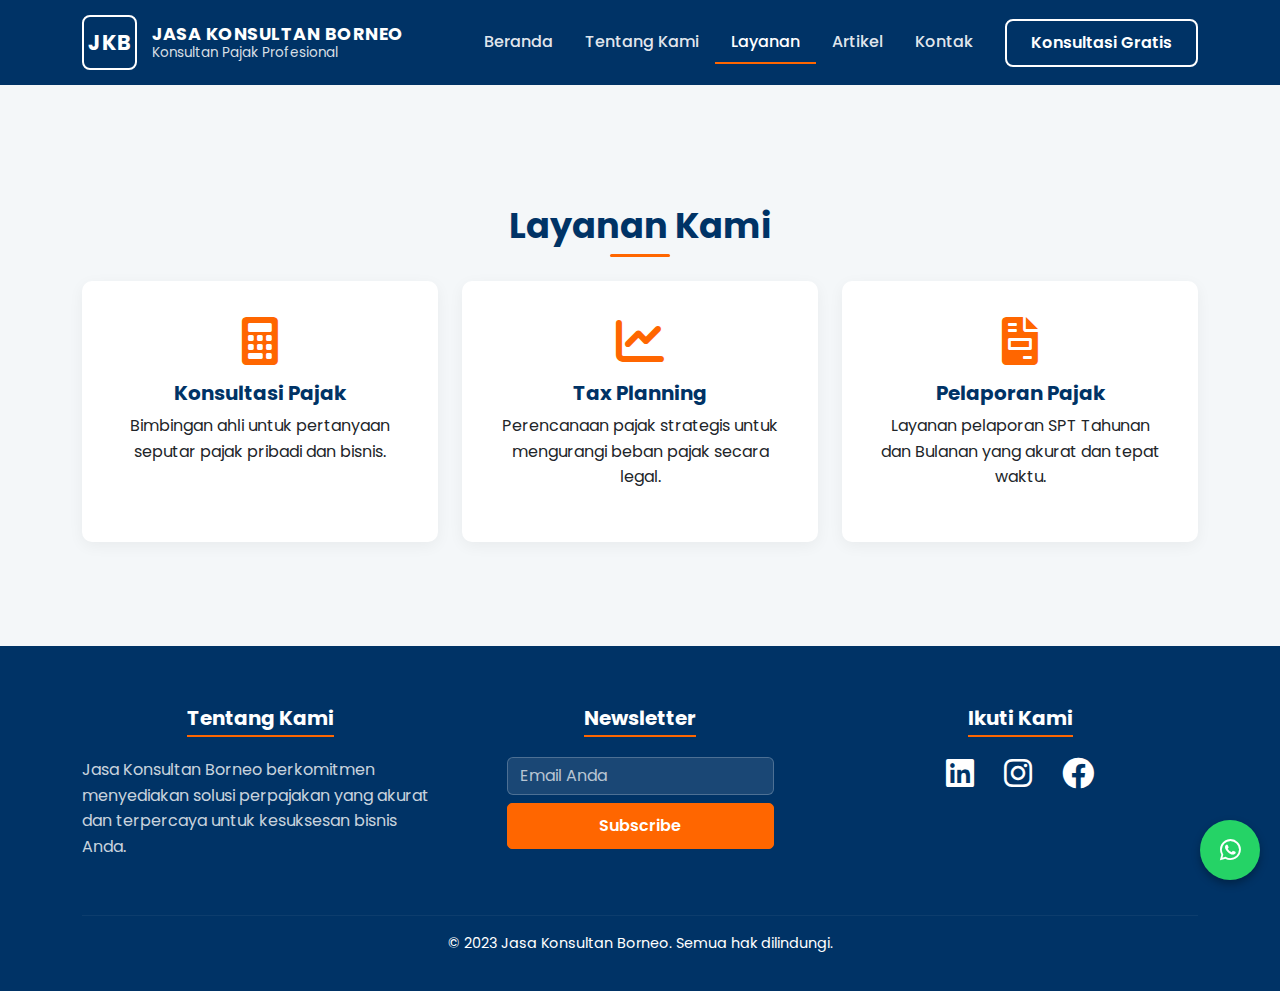
<file: Web Jkb/layanan.html>
<!DOCTYPE html>
<html lang="id">
  <head>
    <meta charset="UTF-8" />
    <meta name="viewport" content="width=device-width, initial-scale=1.0" />
    <title>Layanan - Jasa Konsultan Borneo</title>
    <meta
      name="description"
      content="Layanan konsultasi pajak profesional dari Jasa Konsultan Borneo untuk individu, UMKM, dan perusahaan."
    />
    <!-- Bootstrap CSS -->
    <link
      href="https://cdn.jsdelivr.net/npm/bootstrap@5.3.0/dist/css/bootstrap.min.css"
      rel="stylesheet"
    />
    <!-- Font Awesome for Icons -->
    <link
      rel="stylesheet"
      href="https://cdnjs.cloudflare.com/ajax/libs/font-awesome/6.0.0/css/all.min.css"
    />
    <!-- Custom CSS -->
    <link rel="stylesheet" href="styles.css" />
  </head>
  <body>
    <!-- Navbar -->
    <nav class="navbar navbar-expand-lg navbar-dark">
      <div class="container">
        <div class="navbar-brand-wrapper">
          <div class="logo-box">
            <span class="logo-text">JKB</span>
          </div>
          <div class="brand-text">
            <div class="brand-name">JASA KONSULTAN BORNEO</div>
            <div class="brand-subtitle">Konsultan Pajak Profesional</div>
          </div>
        </div>
        <button
          class="navbar-toggler"
          type="button"
          data-bs-toggle="collapse"
          data-bs-target="#navbarNav"
        >
          <span class="navbar-toggler-icon"></span>
        </button>
        <div class="collapse navbar-collapse" id="navbarNav">
          <ul class="navbar-nav ms-auto">
            <li class="nav-item">
              <a class="nav-link" href="beranda.html">Beranda</a>
            </li>
            <li class="nav-item">
              <a class="nav-link" href="tentang-kami.html">Tentang Kami</a>
            </li>
            <li class="nav-item">
              <a class="nav-link active" href="layanan.html">Layanan</a>
            </li>
            <li class="nav-item">
              <a class="nav-link" href="artikel.html">Artikel</a>
            </li>
            <li class="nav-item">
              <a class="nav-link" href="kontak.html">Kontak</a>
            </li>
          </ul>
          <button
            type="button"
            class="btn btn-consultation ms-3"
            data-bs-toggle="modal"
            data-bs-target="#consultationModal"
          >
            Konsultasi Gratis
          </button>
        </div>
      </div>
    </nav>

    <!-- Layanan Section with Modals -->
    <section id="services" class="section bg-light" style="padding-top: 120px">
      <div class="container">
        <h2 class="text-center mb-4">Layanan Kami</h2>
        <div class="row">
          <div class="col-md-4 mb-4">
            <div
              class="card service-card"
              data-bs-toggle="modal"
              data-bs-target="#modal1"
            >
              <div class="card-body text-center">
                <i class="fas fa-calculator fa-3x text-navy mb-3"></i>
                <h5>Konsultasi Pajak</h5>
                <p>
                  Bimbingan ahli untuk pertanyaan seputar pajak pribadi dan
                  bisnis.
                </p>
              </div>
            </div>
          </div>
          <div class="col-md-4 mb-4">
            <div
              class="card service-card"
              data-bs-toggle="modal"
              data-bs-target="#modal2"
            >
              <div class="card-body text-center">
                <i class="fas fa-chart-line fa-3x text-navy mb-3"></i>
                <h5>Tax Planning</h5>
                <p>
                  Perencanaan pajak strategis untuk mengurangi beban pajak
                  secara legal.
                </p>
              </div>
            </div>
          </div>
          <div class="col-md-4 mb-4">
            <div
              class="card service-card"
              data-bs-toggle="modal"
              data-bs-target="#modal3"
            >
              <div class="card-body text-center">
                <i class="fas fa-file-invoice fa-3x text-navy mb-3"></i>
                <h5>Pelaporan Pajak</h5>
                <p>
                  Layanan pelaporan SPT Tahunan dan Bulanan yang akurat dan
                  tepat waktu.
                </p>
              </div>
            </div>
          </div>
        </div>
      </div>
      <!-- Modals -->
      <div class="modal fade" id="modal1" tabindex="-1">
        <div class="modal-dialog">
          <div class="modal-content">
            <div class="modal-header">
              <h5 class="modal-title">Detail Konsultasi Pajak</h5>
              <button
                type="button"
                class="btn-close"
                data-bs-dismiss="modal"
              ></button>
            </div>
            <div class="modal-body">
              <p>
                Kami menyediakan konsultasi pajak komprehensif untuk membantu
                Anda memahami kewajiban perpajakan dan mengoptimalkan strategi
                pajak Anda.
              </p>
            </div>
          </div>
        </div>
      </div>
      <div class="modal fade" id="modal2" tabindex="-1">
        <div class="modal-dialog">
          <div class="modal-content">
            <div class="modal-header">
              <h5 class="modal-title">Detail Tax Planning</h5>
              <button
                type="button"
                class="btn-close"
                data-bs-dismiss="modal"
              ></button>
            </div>
            <div class="modal-body">
              <p>
                Perencanaan pajak yang efektif untuk meminimalkan beban pajak
                secara legal dan meningkatkan efisiensi keuangan bisnis Anda.
              </p>
            </div>
          </div>
        </div>
      </div>
      <div class="modal fade" id="modal3" tabindex="-1">
        <div class="modal-dialog">
          <div class="modal-content">
            <div class="modal-header">
              <h5 class="modal-title">Detail Pelaporan Pajak</h5>
              <button
                type="button"
                class="btn-close"
                data-bs-dismiss="modal"
              ></button>
            </div>
            <div class="modal-body">
              <p>
                Layanan pelaporan SPT yang akurat dan tepat waktu untuk
                memastikan kepatuhan perpajakan Anda.
              </p>
            </div>
          </div>
        </div>
      </div>
    </section>

    <footer class="text-center">
      <div class="container">
        <div class="row">
          <div class="col-md-4 mb-4">
            <h5>Tentang Kami</h5>
            <p class="text-start" style="color: rgba(255, 255, 255, 0.8)">
              Jasa Konsultan Borneo berkomitmen menyediakan solusi perpajakan
              yang akurat dan terpercaya untuk kesuksesan bisnis Anda.
            </p>
          </div>
          <div class="col-md-4 mb-4">
            <h5>Newsletter</h5>
            <form
              id="newsletterForm"
              class="d-flex flex-column align-items-center"
            >
              <input
                type="email"
                class="form-control mb-2 w-75"
                placeholder="Email Anda"
                required
              />
              <button type="submit" class="btn btn-orange w-75">
                Subscribe
              </button>
            </form>
          </div>
          <div class="col-md-4 mb-4">
            <h5>Ikuti Kami</h5>
            <div class="footer-social">
              <a href="#" class="me-3"><i class="fab fa-linkedin fa-2x"></i></a>
              <a href="#" class="me-3"
                ><i class="fab fa-instagram fa-2x"></i
              ></a>
              <a href="#" class=""><i class="fab fa-facebook fa-2x"></i></a>
            </div>
          </div>
        </div>
        <hr style="border-color: rgba(255, 255, 255, 0.2)" />
        <p class="mt-3" style="font-size: 0.9em">
          &copy; 2023 Jasa Konsultan Borneo. Semua hak dilindungi.
        </p>
      </div>
    </footer>

    <!-- Modal Konsultasi Gratis -->
    <div
      class="modal fade"
      id="consultationModal"
      tabindex="-1"
      aria-labelledby="consultationModalLabel"
      aria-hidden="true"
    >
      <div class="modal-dialog modal-dialog-centered">
        <div class="modal-content">
          <div class="modal-header">
            <h5 class="modal-title" id="consultationModalLabel">
              <i class="fas fa-comments text-orange me-2"></i>Konsultasi Gratis
            </h5>
            <button
              type="button"
              class="btn-close"
              data-bs-dismiss="modal"
              aria-label="Close"
            ></button>
          </div>
          <div class="modal-body">
            <p class="text-muted mb-4">
              Silakan isi data Anda untuk memulai konsultasi gratis dengan tim
              kami melalui WhatsApp.
            </p>
            <form id="freeConsultationForm">
              <div class="mb-3">
                <label for="fullName" class="form-label">
                  <i class="fas fa-user text-orange me-1"></i>Nama Lengkap
                  <span class="text-danger">*</span>
                </label>
                <input
                  type="text"
                  class="form-control"
                  id="fullName"
                  placeholder="Masukkan nama lengkap Anda"
                  required
                />
              </div>
              <div class="mb-3">
                <label for="companyName" class="form-label">
                  <i class="fas fa-building text-orange me-1"></i>Nama
                  Perusahaan/Bisnis Anda
                  <span class="text-danger">*</span>
                </label>
                <input
                  type="text"
                  class="form-control"
                  id="companyName"
                  placeholder="Masukkan nama perusahaan atau bisnis Anda"
                  required
                />
              </div>
              <div class="mb-3">
                <label for="phoneNumber" class="form-label">
                  <i class="fas fa-phone text-orange me-1"></i>No. Telepon
                  <span class="text-danger">*</span>
                </label>
                <input
                  type="tel"
                  class="form-control"
                  id="phoneNumber"
                  placeholder="Contoh: 08123456789"
                  required
                />
              </div>
              <div class="mb-3">
                <label for="emailAddress" class="form-label">
                  <i class="fas fa-envelope text-orange me-1"></i>Email
                  <span class="text-danger">*</span>
                </label>
                <input
                  type="email"
                  class="form-control"
                  id="emailAddress"
                  placeholder="contoh@email.com"
                  required
                />
              </div>
              <div class="d-grid">
                <button type="submit" class="btn btn-orange btn-lg">
                  <i class="fab fa-whatsapp me-2"></i>Daftar & Hubungi via
                  WhatsApp
                </button>
              </div>
            </form>
          </div>
        </div>
      </div>
    </div>

    <a
      href="https://wa.me/6285754828055"
      class="whatsapp-float"
      target="_blank"
    >
      <i class="fab fa-whatsapp"></i>
    </a>

    <script src="https://cdn.jsdelivr.net/npm/bootstrap@5.3.0/dist/js/bootstrap.bundle.min.js"></script>
    <script src="script.js"></script>
  </body>
</html>
</file>
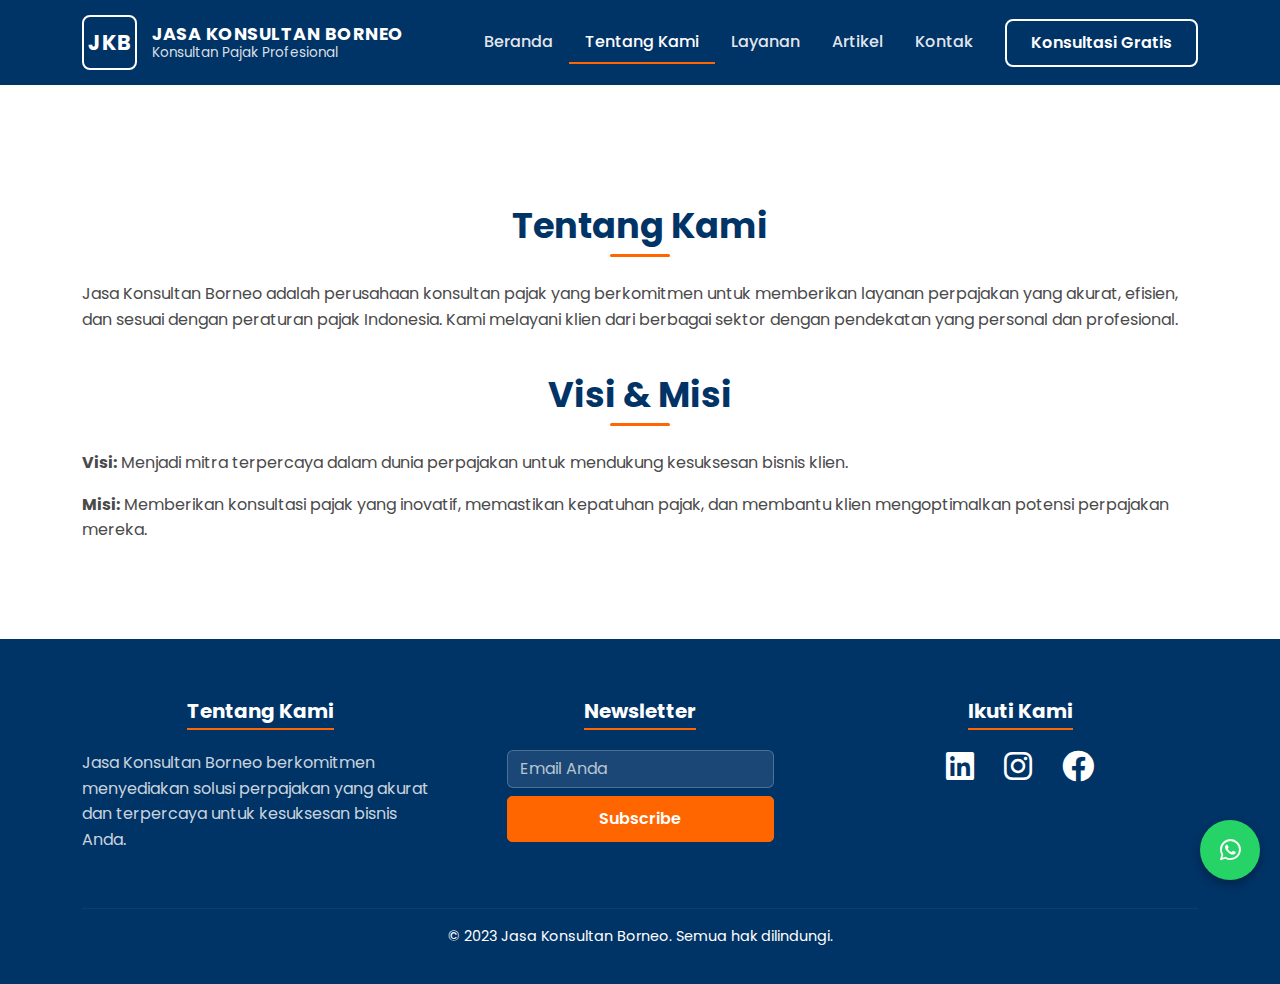
<file: Web Jkb/tentang-kami.html>
<!DOCTYPE html>
<html lang="id">
  <head>
    <meta charset="UTF-8" />
    <meta name="viewport" content="width=device-width, initial-scale=1.0" />
    <title>Tentang Kami - Jasa Konsultan Borneo</title>
    <meta
      name="description"
      content="Jasa Konsultan Borneo adalah perusahaan konsultan pajak yang berkomitmen untuk memberikan layanan perpajakan yang akurat, efisien, dan sesuai dengan peraturan pajak Indonesia."
    />
    <!-- Bootstrap CSS -->
    <link
      href="https://cdn.jsdelivr.net/npm/bootstrap@5.3.0/dist/css/bootstrap.min.css"
      rel="stylesheet"
    />
    <!-- Font Awesome for Icons -->
    <link
      rel="stylesheet"
      href="https://cdnjs.cloudflare.com/ajax/libs/font-awesome/6.0.0/css/all.min.css"
    />
    <!-- Custom CSS -->
    <link rel="stylesheet" href="styles.css" />
  </head>
  <body>
    <!-- Navbar -->
    <nav class="navbar navbar-expand-lg navbar-dark">
      <div class="container">
        <div class="navbar-brand-wrapper">
          <div class="logo-box">
            <span class="logo-text">JKB</span>
          </div>
          <div class="brand-text">
            <div class="brand-name">JASA KONSULTAN BORNEO</div>
            <div class="brand-subtitle">Konsultan Pajak Profesional</div>
          </div>
        </div>
        <button
          class="navbar-toggler"
          type="button"
          data-bs-toggle="collapse"
          data-bs-target="#navbarNav"
        >
          <span class="navbar-toggler-icon"></span>
        </button>
        <div class="collapse navbar-collapse" id="navbarNav">
          <ul class="navbar-nav ms-auto">
            <li class="nav-item">
              <a class="nav-link" href="beranda.html">Beranda</a>
            </li>
            <li class="nav-item">
              <a class="nav-link active" href="tentang-kami.html"
                >Tentang Kami</a
              >
            </li>
            <li class="nav-item">
              <a class="nav-link" href="layanan.html">Layanan</a>
            </li>
            <li class="nav-item">
              <a class="nav-link" href="artikel.html">Artikel</a>
            </li>
            <li class="nav-item">
              <a class="nav-link" href="kontak.html">Kontak</a>
            </li>
          </ul>
          <button
            type="button"
            class="btn btn-consultation ms-3"
            data-bs-toggle="modal"
            data-bs-target="#consultationModal"
          >
            Konsultasi Gratis
          </button>
        </div>
      </div>
    </nav>

    <!-- Tentang Kami Section -->
    <section id="about" class="section bg-white" style="padding-top: 120px">
      <div class="container">
        <h2 class="text-center mb-4">Tentang Kami</h2>
        <p>
          Jasa Konsultan Borneo adalah perusahaan konsultan pajak yang
          berkomitmen untuk memberikan layanan perpajakan yang akurat, efisien,
          dan sesuai dengan peraturan pajak Indonesia. Kami melayani klien dari
          berbagai sektor dengan pendekatan yang personal dan profesional.
        </p>
        <br />
        <h2 class="text-center mb-4">Visi & Misi</h2>
        <p>
          <strong>Visi:</strong> Menjadi mitra terpercaya dalam dunia perpajakan
          untuk mendukung kesuksesan bisnis klien.
        </p>
        <p>
          <strong>Misi:</strong> Memberikan konsultasi pajak yang inovatif,
          memastikan kepatuhan pajak, dan membantu klien mengoptimalkan potensi
          perpajakan mereka.
        </p>
      </div>
    </section>

    <footer class="text-center">
      <div class="container">
        <div class="row">
          <div class="col-md-4 mb-4">
            <h5>Tentang Kami</h5>
            <p class="text-start" style="color: rgba(255, 255, 255, 0.8)">
              Jasa Konsultan Borneo berkomitmen menyediakan solusi perpajakan
              yang akurat dan terpercaya untuk kesuksesan bisnis Anda.
            </p>
          </div>
          <div class="col-md-4 mb-4">
            <h5>Newsletter</h5>
            <form
              id="newsletterForm"
              class="d-flex flex-column align-items-center"
            >
              <input
                type="email"
                class="form-control mb-2 w-75"
                placeholder="Email Anda"
                required
              />
              <button type="submit" class="btn btn-orange w-75">
                Subscribe
              </button>
            </form>
          </div>
          <div class="col-md-4 mb-4">
            <h5>Ikuti Kami</h5>
            <div class="footer-social">
              <a href="#" class="me-3"><i class="fab fa-linkedin fa-2x"></i></a>
              <a href="#" class="me-3"
                ><i class="fab fa-instagram fa-2x"></i
              ></a>
              <a href="#" class=""><i class="fab fa-facebook fa-2x"></i></a>
            </div>
          </div>
        </div>
        <hr style="border-color: rgba(255, 255, 255, 0.2)" />
        <p class="mt-3" style="font-size: 0.9em">
          &copy; 2023 Jasa Konsultan Borneo. Semua hak dilindungi.
        </p>
      </div>
    </footer>

    <!-- Modal Konsultasi Gratis -->
    <div
      class="modal fade"
      id="consultationModal"
      tabindex="-1"
      aria-labelledby="consultationModalLabel"
      aria-hidden="true"
    >
      <div class="modal-dialog modal-dialog-centered">
        <div class="modal-content">
          <div class="modal-header">
            <h5 class="modal-title" id="consultationModalLabel">
              <i class="fas fa-comments text-orange me-2"></i>Konsultasi Gratis
            </h5>
            <button
              type="button"
              class="btn-close"
              data-bs-dismiss="modal"
              aria-label="Close"
            ></button>
          </div>
          <div class="modal-body">
            <p class="text-muted mb-4">
              Silakan isi data Anda untuk memulai konsultasi gratis dengan tim
              kami melalui WhatsApp.
            </p>
            <form id="freeConsultationForm">
              <div class="mb-3">
                <label for="fullName" class="form-label">
                  <i class="fas fa-user text-orange me-1"></i>Nama Lengkap
                  <span class="text-danger">*</span>
                </label>
                <input
                  type="text"
                  class="form-control"
                  id="fullName"
                  placeholder="Masukkan nama lengkap Anda"
                  required
                />
              </div>
              <div class="mb-3">
                <label for="companyName" class="form-label">
                  <i class="fas fa-building text-orange me-1"></i>Nama
                  Perusahaan/Bisnis Anda
                  <span class="text-danger">*</span>
                </label>
                <input
                  type="text"
                  class="form-control"
                  id="companyName"
                  placeholder="Masukkan nama perusahaan atau bisnis Anda"
                  required
                />
              </div>
              <div class="mb-3">
                <label for="phoneNumber" class="form-label">
                  <i class="fas fa-phone text-orange me-1"></i>No. Telepon
                  <span class="text-danger">*</span>
                </label>
                <input
                  type="tel"
                  class="form-control"
                  id="phoneNumber"
                  placeholder="Contoh: 08123456789"
                  required
                />
              </div>
              <div class="mb-3">
                <label for="emailAddress" class="form-label">
                  <i class="fas fa-envelope text-orange me-1"></i>Email
                  <span class="text-danger">*</span>
                </label>
                <input
                  type="email"
                  class="form-control"
                  id="emailAddress"
                  placeholder="contoh@email.com"
                  required
                />
              </div>
              <div class="d-grid">
                <button type="submit" class="btn btn-orange btn-lg">
                  <i class="fab fa-whatsapp me-2"></i>Daftar & Hubungi via
                  WhatsApp
                </button>
              </div>
            </form>
          </div>
        </div>
      </div>
    </div>

    <a
      href="https://wa.me/6285754828055"
      class="whatsapp-float"
      target="_blank"
    >
      <i class="fab fa-whatsapp"></i>
    </a>

    <script src="https://cdn.jsdelivr.net/npm/bootstrap@5.3.0/dist/js/bootstrap.bundle.min.js"></script>
    <script src="script.js"></script>
  </body>
</html>
</file>
<file: Web Jkb 1/styles.css>
/* ======================== */
/* === STYLES.CSS BARU === */
/* ======================== */

/* Import Google Fonts - Contoh: Poppins untuk modernitas */
@import url("https://fonts.googleapis.com/css2?family=Poppins:wght@300;400;600;700&display=swap");

:root {
  --color-primary: #003366; /* Navy Blue - Dominan */
  --color-secondary: #ff6600; /* Bright Orange - Aksen */
  --color-text: #4a4a4a;
  --color-light: #f4f7f9;
}

body {
  font-family: "Poppins", sans-serif; /* Menggunakan Poppins */
  color: var(--color-text);
  background-color: #ffffff; /* Latar Belakang Putih Bersih */
  line-height: 1.6;
}

/* Typography */
h1,
h2,
h3,
h4,
h5,
h6 {
  font-weight: 700;
  color: var(--color-primary);
}
h2 {
  font-size: 2.2rem;
  padding-bottom: 10px;
  position: relative;
  margin-bottom: 30px;
}
h2::after {
  /* Garis bawah elegan untuk Judul */
  content: "";
  position: absolute;
  left: 50%;
  bottom: 0;
  transform: translateX(-50%);
  width: 60px;
  height: 3px;
  background-color: var(--color-secondary);
  border-radius: 5px;
}

/* Navbar */
.navbar {
  background-color: var(--color-primary);
  box-shadow: 0 2px 10px rgba(0, 0, 0, 0.1);
  padding: 15px 0;
}

/* Logo and Brand Wrapper */
.navbar-brand-wrapper {
  display: flex;
  align-items: center;
  gap: 15px;
  text-decoration: none;
}

.logo-box {
  background-color: var(--color-primary);
  border: 2px solid white;
  width: 55px;
  height: 55px;
  display: flex;
  align-items: center;
  justify-content: center;
  border-radius: 8px;
  flex-shrink: 0;
}

.logo-text {
  color: white;
  font-weight: 700;
  font-size: 1.3rem;
  letter-spacing: 1px;
}

.brand-text {
  display: flex;
  flex-direction: column;
  line-height: 1.2;
}

.brand-name {
  color: white;
  font-weight: 700;
  font-size: 1.1rem;
  letter-spacing: 0.5px;
  white-space: nowrap;
}

.brand-subtitle {
  color: rgba(255, 255, 255, 0.85);
  font-size: 0.85rem;
  font-weight: 400;
}

/* Navigation Links */
.nav-link {
  color: rgba(255, 255, 255, 0.9) !important;
  transition: color 0.3s ease;
  border-bottom: 2px solid transparent;
  font-weight: 500;
  padding: 8px 16px !important;
}

.nav-link:hover,
.nav-link.active {
  color: white !important;
  border-bottom: 2px solid var(--color-secondary);
}

/* Consultation Button */
.btn-consultation {
  background-color: var(--color-primary);
  border: 2px solid white;
  color: white;
  padding: 10px 24px;
  font-weight: 600;
  border-radius: 8px;
  transition: all 0.3s ease;
  text-decoration: none;
  white-space: nowrap;
  display: inline-block;
}

.btn-consultation:hover {
  background-color: white;
  color: var(--color-primary);
  transform: translateY(-2px);
  box-shadow: 0 4px 8px rgba(0, 0, 0, 0.2);
}

/* Buttons */
.btn-orange {
  background-color: var(--color-secondary);
  border-color: var(--color-secondary);
  color: white;
  padding: 10px 25px;
  font-weight: 600;
  border-radius: 5px; /* Sedikit melengkung */
  transition: background-color 0.3s ease, transform 0.2s;
}
.btn-orange:hover {
  background-color: #e55a00;
  border-color: #e55a00;
  transform: translateY(-2px);
  color: white;
}
.btn-outline-light {
  border-color: white;
  color: white;
}
.btn-outline-light:hover {
  background-color: white;
  color: var(--color-primary);
}
.btn-outline-primary {
  border-color: var(--color-primary);
  color: var(--color-primary);
  transition: all 0.3s;
}
.btn-outline-primary:hover {
  background-color: var(--color-primary);
  color: white;
}

/* Hero Section */
.hero {
  background: linear-gradient(135deg, var(--color-primary) 0%, #001122 100%);
  color: white;
  padding: 120px 0 80px 0; /* Padding lebih besar */
  position: relative;
  overflow: hidden;
}
.hero-content {
  padding: 40px 0;
  text-shadow: 0 2px 4px rgba(0, 0, 0, 0.5);
}
.hero h1 {
  font-size: 3.5rem;
  font-weight: 700;
  color: white;
}
.hero p {
  font-size: 1.2rem;
  max-width: 700px;
  margin: 20px auto 40px auto;
}
.carousel-item {
  min-height: 400px; /* Memastikan carousel memiliki tinggi yang layak */
}

/* Stats Counter */
.stats {
  background-color: white; /* Dipindahkan ke latar belakang putih */
  padding: 30px 0;
  border-radius: 10px;
  margin-top: -80px; /* Diangkat sedikit agar menutupi hero */
  box-shadow: 0 10px 30px rgba(0, 0, 0, 0.1);
  position: relative;
  z-index: 10;
}
.stats h2 {
  color: var(--color-secondary);
  font-size: 3rem;
  font-weight: 700;
  margin-bottom: 0;
  padding-bottom: 0;
}
.stats h2::after {
  content: none;
}
.stats p {
  color: var(--color-text);
  font-weight: 600;
  margin-top: 5px;
}

/* General Section Styling */
.section {
  padding: 80px 0; /* Padding yang konsisten */
  position: relative;
}
.bg-light {
  background-color: var(--color-light) !important;
}

/* Service Card Styling */
.service-card {
  border: none;
  border-radius: 10px;
  box-shadow: 0 4px 15px rgba(0, 0, 0, 0.05);
  cursor: pointer;
  transition: all 0.3s ease;
  padding: 20px;
  height: 100%;
  display: flex;
  flex-direction: column;
}
.service-card .card-body {
  display: flex;
  flex-direction: column;
  flex-grow: 1;
}
.service-card .card-body p {
  flex-grow: 1;
  margin-bottom: 1rem;
}
.service-card:hover {
  transform: translateY(-5px); /* Efek angkat yang lebih halus */
  box-shadow: 0 10px 20px rgba(0, 0, 0, 0.1);
}
.service-card i {
  color: var(--color-secondary); /* Ikon berwarna Orange */
}

/* Article Card */
#articles .card {
  border: 1px solid #e0e0e0;
  border-radius: 8px;
  transition: box-shadow 0.3s;
  height: 100%;
}
#articles .card:hover {
  box-shadow: 0 5px 15px rgba(0, 0, 0, 0.08);
}
#articles .card h5 {
  color: var(--color-primary);
}

/* Testimonials */
#testimonials .card {
  background-color: white;
  border-left: 5px solid var(--color-secondary);
  border-radius: 0 8px 8px 0;
  box-shadow: 0 2px 10px rgba(0, 0, 0, 0.05);
  text-align: center;
}
#testimonials cite {
  display: block;
  margin-top: 10px;
  font-style: normal;
  font-weight: 600;
  color: var(--color-primary);
}
.text-orange {
  color: var(--color-secondary);
}
/* Contact Form */
#contact .form-control {
  border-radius: 5px;
  border: 1px solid #ccc;
}
#contact h5 {
  border-bottom: 2px solid var(--color-secondary);
  display: inline-block;
  padding-bottom: 5px;
  margin-bottom: 15px;
}
#contact a {
  color: var(--color-secondary);
  text-decoration: none;
}
#contact a:hover {
  text-decoration: underline;
}

/* Footer */
footer {
  background-color: var(--color-primary);
  color: white;
  padding: 60px 0 20px 0;
}
footer h5 {
  color: white;
  margin-bottom: 20px;
  border-bottom: 2px solid var(--color-secondary);
  display: inline-block;
  padding-bottom: 5px;
}
footer .form-control {
  background-color: rgba(255, 255, 255, 0.1);
  border: 1px solid rgba(255, 255, 255, 0.3);
  color: white;
}
footer .form-control::placeholder {
  color: rgba(255, 255, 255, 0.7);
}
.footer-social a {
  color: white;
  transition: color 0.3s;
  margin: 0 10px;
}
.footer-social a:hover {
  color: var(--color-secondary);
}

/* Floating Buttons */
.whatsapp-float {
  position: fixed;
  bottom: 20px;
  right: 20px;
  background-color: #25d366;
  color: white;
  border-radius: 50%;
  width: 60px;
  height: 60px;
  display: flex;
  align-items: center;
  justify-content: center;
  text-decoration: none;
  font-size: 24px;
  box-shadow: 0 4px 8px rgba(0, 0, 0, 0.3);
  z-index: 1000;
  transition: all 0.3s ease;
}
.whatsapp-float:hover {
  background-color: #128c7e;
  transform: scale(1.1);
}

/* Animation */
.fade-in {
  opacity: 0;
  transform: translateY(30px); /* Jarak translasi sedikit diperbesar */
  transition: opacity 1.2s ease-out, transform 1.2s ease-out; /* Animasi diperlambat agar lebih elegan */
}
.fade-in.visible {
  opacity: 1;
  transform: translateY(0);
}

/* Consultation Modal Styling */
#consultationModal .modal-content {
  border-radius: 15px;
  border: none;
  box-shadow: 0 10px 40px rgba(0, 0, 0, 0.2);
}

#consultationModal .modal-header {
  background: linear-gradient(135deg, var(--color-primary) 0%, #001122 100%);
  color: white;
  border-radius: 15px 15px 0 0;
  padding: 20px 25px;
  border-bottom: none;
}

#consultationModal .modal-title {
  font-weight: 600;
  font-size: 1.3rem;
}

#consultationModal .modal-title .text-orange {
  color: var(--color-secondary) !important;
}

#consultationModal .btn-close {
  filter: brightness(0) invert(1);
  opacity: 0.8;
}

#consultationModal .btn-close:hover {
  opacity: 1;
}

#consultationModal .modal-body {
  padding: 30px;
}

#consultationModal .form-label {
  font-weight: 600;
  color: var(--color-primary);
  margin-bottom: 8px;
}

#consultationModal .form-control {
  border: 2px solid #e0e0e0;
  border-radius: 8px;
  padding: 12px 15px;
  transition: all 0.3s ease;
}

#consultationModal .form-control:focus {
  border-color: var(--color-secondary);
  box-shadow: 0 0 0 0.2rem rgba(255, 102, 0, 0.15);
}

#consultationModal .btn-orange {
  padding: 14px 20px;
  font-size: 1.1rem;
  border-radius: 8px;
  transition: all 0.3s ease;
}

#consultationModal .btn-orange:hover {
  transform: translateY(-2px);
  box-shadow: 0 5px 15px rgba(255, 102, 0, 0.3);
}

/* Process Number Styling */
.process-number {
  width: 80px;
  height: 80px;
  background: linear-gradient(135deg, var(--color-primary) 0%, #001122 100%);
  color: white;
  border-radius: 50%;
  display: inline-flex;
  align-items: center;
  justify-content: center;
  font-size: 2rem;
  font-weight: 700;
  box-shadow: 0 4px 15px rgba(0, 51, 102, 0.3);
}

/* Feature Icon Styling */
.feature-icon i {
  transition: transform 0.3s ease;
}

.feature-icon:hover i {
  transform: scale(1.1);
}

/* Text Orange Class */
.text-orange {
  color: var(--color-secondary) !important;
}

/* Lead Text */
.lead {
  font-size: 1.1rem;
  color: var(--color-text);
}

/* Media Queries */
@media (max-width: 991px) {
  /* Navbar adjustments for tablet and mobile */
  .navbar-brand-wrapper {
    gap: 10px;
  }

  .logo-box {
    width: 45px;
    height: 45px;
  }

  .logo-text {
    font-size: 1.1rem;
  }

  .brand-name {
    font-size: 0.95rem;
  }

  .brand-subtitle {
    font-size: 0.75rem;
  }

  .btn-consultation {
    margin-top: 15px;
    width: 100%;
    text-align: center;
  }

  .navbar-nav {
    margin-top: 15px;
  }

  .nav-link {
    padding: 10px 0 !important;
    border-bottom: none !important;
  }

  .nav-link:hover {
    background-color: rgba(255, 255, 255, 0.1);
    border-radius: 5px;
    padding-left: 10px !important;
  }
}

@media (max-width: 768px) {
  .hero {
    padding: 80px 0 50px 0;
  }
  .hero h1 {
    font-size: 2.5rem;
  }
  .stats {
    margin-top: 0; /* Hilangkan efek tumpang tindih di mobile */
    box-shadow: none;
    border-top: 1px solid #eee;
  }
  .stats .col-md-3 {
    margin-bottom: 20px;
  }
  .section {
    padding: 50px 0;
  }
}

@media (max-width: 576px) {
  /* Extra small devices */
  .brand-name {
    font-size: 0.85rem;
  }

  .brand-subtitle {
    font-size: 0.7rem;
  }

  .logo-box {
    width: 40px;
    height: 40px;
  }

  .logo-text {
    font-size: 1rem;
  }
}
</file>
<file: Web Jkb/styles.css>
/* ======================== */
/* === STYLES.CSS BARU === */
/* ======================== */

/* Import Google Fonts - Contoh: Poppins untuk modernitas */
@import url("https://fonts.googleapis.com/css2?family=Poppins:wght@300;400;600;700&display=swap");

:root {
  --color-primary: #003366; /* Navy Blue - Dominan */
  --color-secondary: #ff6600; /* Bright Orange - Aksen */
  --color-text: #4a4a4a;
  --color-light: #f4f7f9;
}

body {
  font-family: "Poppins", sans-serif; /* Menggunakan Poppins */
  color: var(--color-text);
  background-color: #ffffff; /* Latar Belakang Putih Bersih */
  line-height: 1.6;
}

/* Typography */
h1,
h2,
h3,
h4,
h5,
h6 {
  font-weight: 700;
  color: var(--color-primary);
}
h2 {
  font-size: 2.2rem;
  padding-bottom: 10px;
  position: relative;
  margin-bottom: 30px;
}
h2::after {
  /* Garis bawah elegan untuk Judul */
  content: "";
  position: absolute;
  left: 50%;
  bottom: 0;
  transform: translateX(-50%);
  width: 60px;
  height: 3px;
  background-color: var(--color-secondary);
  border-radius: 5px;
}

/* Navbar */
.navbar {
  background-color: var(--color-primary);
  box-shadow: 0 2px 10px rgba(0, 0, 0, 0.1);
  padding: 15px 0;
}

/* Logo and Brand Wrapper */
.navbar-brand-wrapper {
  display: flex;
  align-items: center;
  gap: 15px;
  text-decoration: none;
}

.logo-box {
  background-color: var(--color-primary);
  border: 2px solid white;
  width: 55px;
  height: 55px;
  display: flex;
  align-items: center;
  justify-content: center;
  border-radius: 8px;
  flex-shrink: 0;
}

.logo-text {
  color: white;
  font-weight: 700;
  font-size: 1.3rem;
  letter-spacing: 1px;
}

.brand-text {
  display: flex;
  flex-direction: column;
  line-height: 1.2;
}

.brand-name {
  color: white;
  font-weight: 700;
  font-size: 1.1rem;
  letter-spacing: 0.5px;
  white-space: nowrap;
}

.brand-subtitle {
  color: rgba(255, 255, 255, 0.85);
  font-size: 0.85rem;
  font-weight: 400;
}

/* Navigation Links */
.nav-link {
  color: rgba(255, 255, 255, 0.9) !important;
  transition: color 0.3s ease;
  border-bottom: 2px solid transparent;
  font-weight: 500;
  padding: 8px 16px !important;
}

.nav-link:hover,
.nav-link.active {
  color: white !important;
  border-bottom: 2px solid var(--color-secondary);
}

/* Consultation Button */
.btn-consultation {
  background-color: var(--color-primary);
  border: 2px solid white;
  color: white;
  padding: 10px 24px;
  font-weight: 600;
  border-radius: 8px;
  transition: all 0.3s ease;
  text-decoration: none;
  white-space: nowrap;
  display: inline-block;
}

.btn-consultation:hover {
  background-color: white;
  color: var(--color-primary);
  transform: translateY(-2px);
  box-shadow: 0 4px 8px rgba(0, 0, 0, 0.2);
}

/* Buttons */
.btn-orange {
  background-color: var(--color-secondary);
  border-color: var(--color-secondary);
  color: white;
  padding: 10px 25px;
  font-weight: 600;
  border-radius: 5px; /* Sedikit melengkung */
  transition: background-color 0.3s ease, transform 0.2s;
}
.btn-orange:hover {
  background-color: #e55a00;
  border-color: #e55a00;
  transform: translateY(-2px);
  color: white;
}
.btn-outline-light {
  border-color: white;
  color: white;
}
.btn-outline-light:hover {
  background-color: white;
  color: var(--color-primary);
}
.btn-outline-primary {
  border-color: var(--color-primary);
  color: var(--color-primary);
  transition: all 0.3s;
}
.btn-outline-primary:hover {
  background-color: var(--color-primary);
  color: white;
}

/* Hero Section */
.hero {
  background: linear-gradient(135deg, var(--color-primary) 0%, #001122 100%);
  color: white;
  padding: 120px 0 80px 0; /* Padding lebih besar */
  position: relative;
  overflow: hidden;
}
.hero-content {
  padding: 40px 0;
  text-shadow: 0 2px 4px rgba(0, 0, 0, 0.5);
}
.hero h1 {
  font-size: 3.5rem;
  font-weight: 700;
  color: white;
}
.hero p {
  font-size: 1.2rem;
  max-width: 700px;
  margin: 20px auto 40px auto;
}
.carousel-item {
  min-height: 400px; /* Memastikan carousel memiliki tinggi yang layak */
}

/* Stats Counter */
.stats {
  background-color: white; /* Dipindahkan ke latar belakang putih */
  padding: 30px 0;
  border-radius: 10px;
  margin-top: -80px; /* Diangkat sedikit agar menutupi hero */
  box-shadow: 0 10px 30px rgba(0, 0, 0, 0.1);
  position: relative;
  z-index: 10;
}
.stats h2 {
  color: var(--color-secondary);
  font-size: 3rem;
  font-weight: 700;
  margin-bottom: 0;
  padding-bottom: 0;
}
.stats h2::after {
  content: none;
}
.stats p {
  color: var(--color-text);
  font-weight: 600;
  margin-top: 5px;
}

/* General Section Styling */
.section {
  padding: 80px 0; /* Padding yang konsisten */
  position: relative;
}
.bg-light {
  background-color: var(--color-light) !important;
}

/* Service Card Styling */
.service-card {
  border: none;
  border-radius: 10px;
  box-shadow: 0 4px 15px rgba(0, 0, 0, 0.05);
  cursor: pointer;
  transition: all 0.3s ease;
  padding: 20px;
  height: 100%;
  display: flex;
  flex-direction: column;
}
.service-card .card-body {
  display: flex;
  flex-direction: column;
  flex-grow: 1;
}
.service-card .card-body p {
  flex-grow: 1;
  margin-bottom: 1rem;
}
.service-card:hover {
  transform: translateY(-5px); /* Efek angkat yang lebih halus */
  box-shadow: 0 10px 20px rgba(0, 0, 0, 0.1);
}
.service-card i {
  color: var(--color-secondary); /* Ikon berwarna Orange */
}

/* Article Card */
#articles .card {
  border: 1px solid #e0e0e0;
  border-radius: 8px;
  transition: box-shadow 0.3s;
  height: 100%;
}
#articles .card:hover {
  box-shadow: 0 5px 15px rgba(0, 0, 0, 0.08);
}
#articles .card h5 {
  color: var(--color-primary);
}

/* Testimonials */
#testimonials .card {
  background-color: white;
  border-left: 5px solid var(--color-secondary);
  border-radius: 0 8px 8px 0;
  box-shadow: 0 2px 10px rgba(0, 0, 0, 0.05);
  text-align: center;
}
#testimonials cite {
  display: block;
  margin-top: 10px;
  font-style: normal;
  font-weight: 600;
  color: var(--color-primary);
}
.text-orange {
  color: var(--color-secondary);
}
/* Contact Form */
#contact .form-control {
  border-radius: 5px;
  border: 1px solid #ccc;
}
#contact h5 {
  border-bottom: 2px solid var(--color-secondary);
  display: inline-block;
  padding-bottom: 5px;
  margin-bottom: 15px;
}
#contact a {
  color: var(--color-secondary);
  text-decoration: none;
}
#contact a:hover {
  text-decoration: underline;
}

/* Footer */
footer {
  background-color: var(--color-primary);
  color: white;
  padding: 60px 0 20px 0;
}
footer h5 {
  color: white;
  margin-bottom: 20px;
  border-bottom: 2px solid var(--color-secondary);
  display: inline-block;
  padding-bottom: 5px;
}
footer .form-control {
  background-color: rgba(255, 255, 255, 0.1);
  border: 1px solid rgba(255, 255, 255, 0.3);
  color: white;
}
footer .form-control::placeholder {
  color: rgba(255, 255, 255, 0.7);
}
.footer-social a {
  color: white;
  transition: color 0.3s;
  margin: 0 10px;
}
.footer-social a:hover {
  color: var(--color-secondary);
}

/* Floating Buttons */
.whatsapp-float {
  position: fixed;
  bottom: 20px;
  right: 20px;
  background-color: #25d366;
  color: white;
  border-radius: 50%;
  width: 60px;
  height: 60px;
  display: flex;
  align-items: center;
  justify-content: center;
  text-decoration: none;
  font-size: 24px;
  box-shadow: 0 4px 8px rgba(0, 0, 0, 0.3);
  z-index: 1000;
  transition: all 0.3s ease;
}
.whatsapp-float:hover {
  background-color: #128c7e;
  transform: scale(1.1);
}

/* Animation */
.fade-in {
  opacity: 0;
  transform: translateY(30px); /* Jarak translasi sedikit diperbesar */
  transition: opacity 1.2s ease-out, transform 1.2s ease-out; /* Animasi diperlambat agar lebih elegan */
}
.fade-in.visible {
  opacity: 1;
  transform: translateY(0);
}

/* Consultation Modal Styling */
#consultationModal .modal-content {
  border-radius: 15px;
  border: none;
  box-shadow: 0 10px 40px rgba(0, 0, 0, 0.2);
}

#consultationModal .modal-header {
  background: linear-gradient(135deg, var(--color-primary) 0%, #001122 100%);
  color: white;
  border-radius: 15px 15px 0 0;
  padding: 20px 25px;
  border-bottom: none;
}

#consultationModal .modal-title {
  font-weight: 600;
  font-size: 1.3rem;
}

#consultationModal .modal-title .text-orange {
  color: var(--color-secondary) !important;
}

#consultationModal .btn-close {
  filter: brightness(0) invert(1);
  opacity: 0.8;
}

#consultationModal .btn-close:hover {
  opacity: 1;
}

#consultationModal .modal-body {
  padding: 30px;
}

#consultationModal .form-label {
  font-weight: 600;
  color: var(--color-primary);
  margin-bottom: 8px;
}

#consultationModal .form-control {
  border: 2px solid #e0e0e0;
  border-radius: 8px;
  padding: 12px 15px;
  transition: all 0.3s ease;
}

#consultationModal .form-control:focus {
  border-color: var(--color-secondary);
  box-shadow: 0 0 0 0.2rem rgba(255, 102, 0, 0.15);
}

#consultationModal .btn-orange {
  padding: 14px 20px;
  font-size: 1.1rem;
  border-radius: 8px;
  transition: all 0.3s ease;
}

#consultationModal .btn-orange:hover {
  transform: translateY(-2px);
  box-shadow: 0 5px 15px rgba(255, 102, 0, 0.3);
}

/* Process Number Styling */
.process-number {
  width: 80px;
  height: 80px;
  background: linear-gradient(135deg, var(--color-primary) 0%, #001122 100%);
  color: white;
  border-radius: 50%;
  display: inline-flex;
  align-items: center;
  justify-content: center;
  font-size: 2rem;
  font-weight: 700;
  box-shadow: 0 4px 15px rgba(0, 51, 102, 0.3);
}

/* Feature Icon Styling */
.feature-icon i {
  transition: transform 0.3s ease;
}

.feature-icon:hover i {
  transform: scale(1.1);
}

/* Text Orange Class */
.text-orange {
  color: var(--color-secondary) !important;
}

/* Lead Text */
.lead {
  font-size: 1.1rem;
  color: var(--color-text);
}

/* Media Queries */
@media (max-width: 991px) {
  /* Navbar adjustments for tablet and mobile */
  .navbar-brand-wrapper {
    gap: 10px;
  }

  .logo-box {
    width: 45px;
    height: 45px;
  }

  .logo-text {
    font-size: 1.1rem;
  }

  .brand-name {
    font-size: 0.95rem;
  }

  .brand-subtitle {
    font-size: 0.75rem;
  }

  .btn-consultation {
    margin-top: 15px;
    width: 100%;
    text-align: center;
  }

  .navbar-nav {
    margin-top: 15px;
  }

  .nav-link {
    padding: 10px 0 !important;
    border-bottom: none !important;
  }

  .nav-link:hover {
    background-color: rgba(255, 255, 255, 0.1);
    border-radius: 5px;
    padding-left: 10px !important;
  }
}

@media (max-width: 768px) {
  .hero {
    padding: 80px 0 50px 0;
  }
  .hero h1 {
    font-size: 2.5rem;
  }
  .stats {
    margin-top: 0; /* Hilangkan efek tumpang tindih di mobile */
    box-shadow: none;
    border-top: 1px solid #eee;
  }
  .stats .col-md-3 {
    margin-bottom: 20px;
  }
  .section {
    padding: 50px 0;
  }
}

@media (max-width: 576px) {
  /* Extra small devices */
  .brand-name {
    font-size: 0.85rem;
  }

  .brand-subtitle {
    font-size: 0.7rem;
  }

  .logo-box {
    width: 40px;
    height: 40px;
  }

  .logo-text {
    font-size: 1rem;
  }
}
</file>
